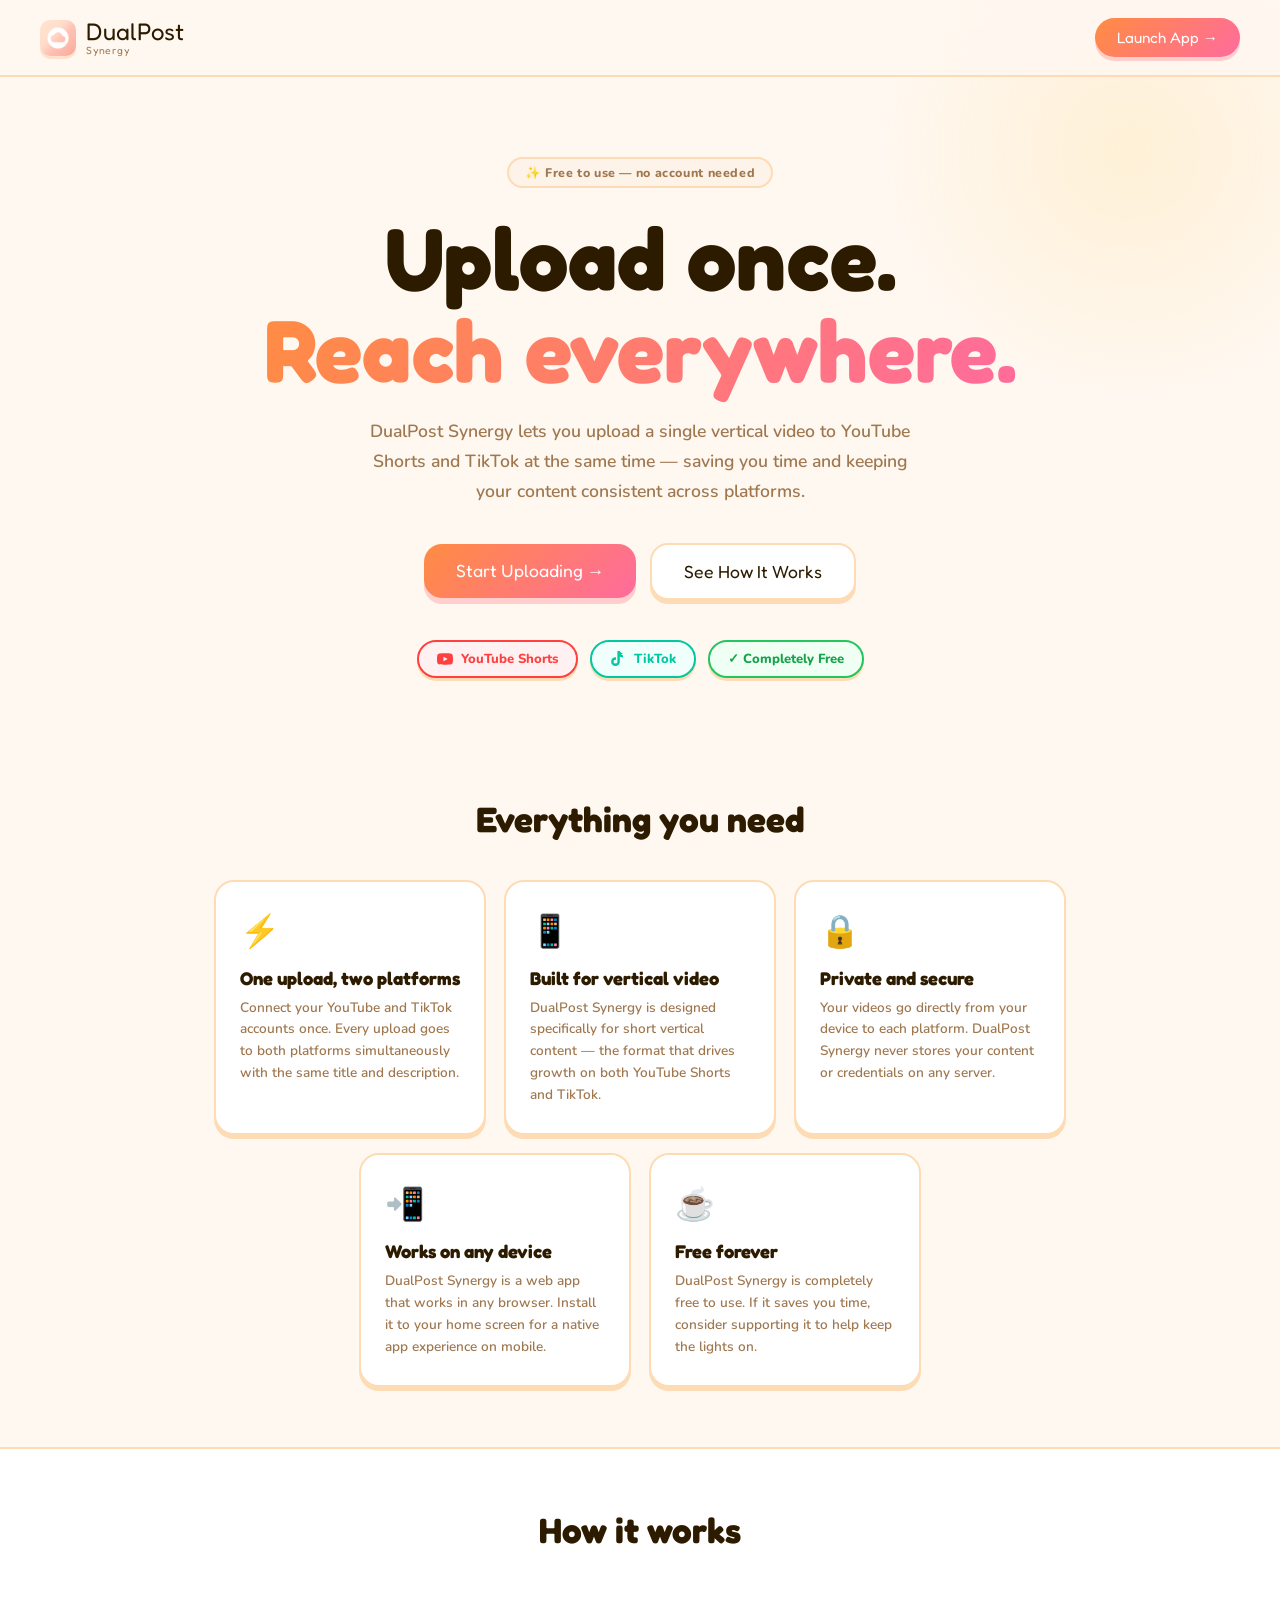
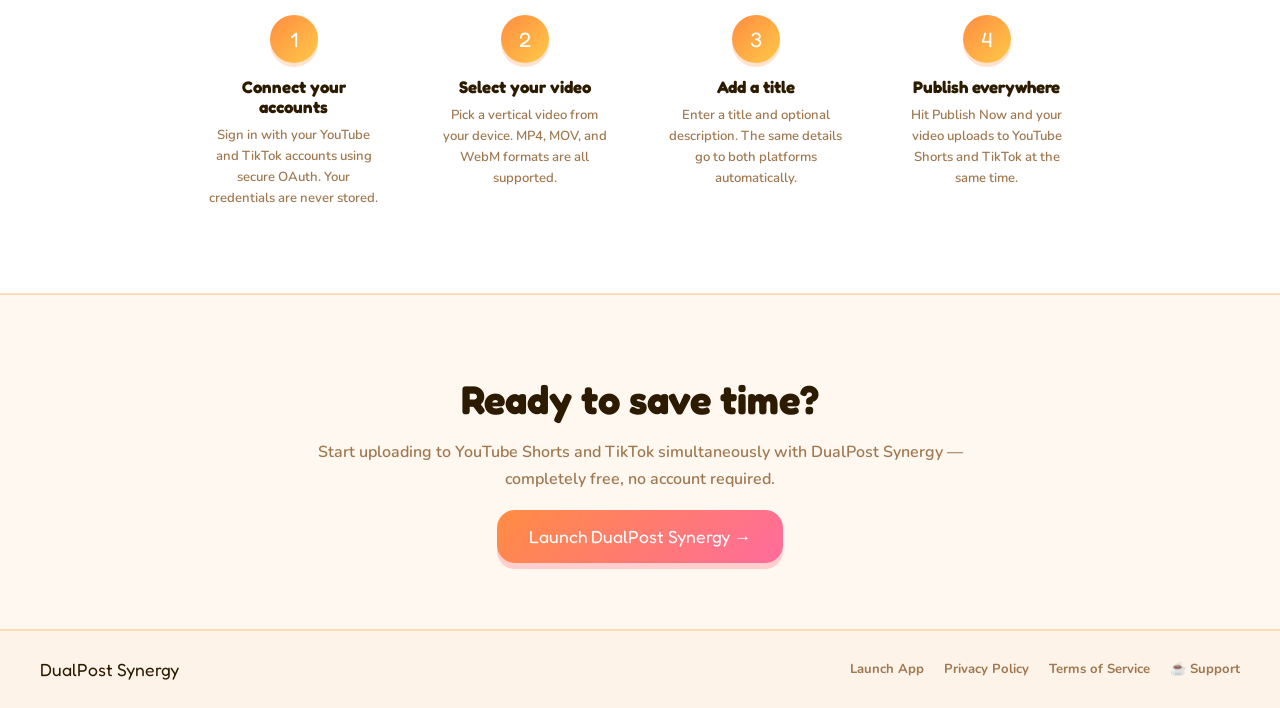
<file: index.html>
<!DOCTYPE html>
<html lang="en">
<head>
  <meta charset="UTF-8" />
  <meta name="viewport" content="width=device-width, initial-scale=1.0" />
  <title>DualPost Synergy — Upload to YouTube Shorts & TikTok Simultaneously</title>

  <!-- Open Graph / Discord embed -->
  <meta property="og:type"        content="website" />
  <meta property="og:url"         content="https://dualpost.app" />
  <meta property="og:title"       content="DualPost Synergy" />
  <meta property="og:description" content="Upload vertical videos to YouTube Shorts and TikTok simultaneously. Free, no account needed." />
  <meta property="og:image"       content="https://dualpost.app/icon-512.png" />
  <meta name="twitter:card"       content="summary_large_image" />
  <meta name="twitter:title"      content="DualPost Synergy" />
  <meta name="twitter:description" content="Upload vertical videos to YouTube Shorts and TikTok simultaneously. Free, no account needed." />
  <meta name="twitter:image"      content="https://dualpost.app/icon-512.png" />
  <script>
    const search = window.location.search;
    const hasCode = search.includes('code=');

    if (hasCode) {
      // OAuth callback — send to app with full query string preserved
      window.location.replace('/app.html' + search);
    } else if (window.location.hostname !== 'kibbols.github.io') {
      // On dualpost.app with no code — show landing page
      window.location.replace('/landing.html');
    } else {
      // Direct GitHub visit with no code — send to app
      window.location.replace('/app.html');
    }
  </script>
</head>
<body></body>
</html>
</file>
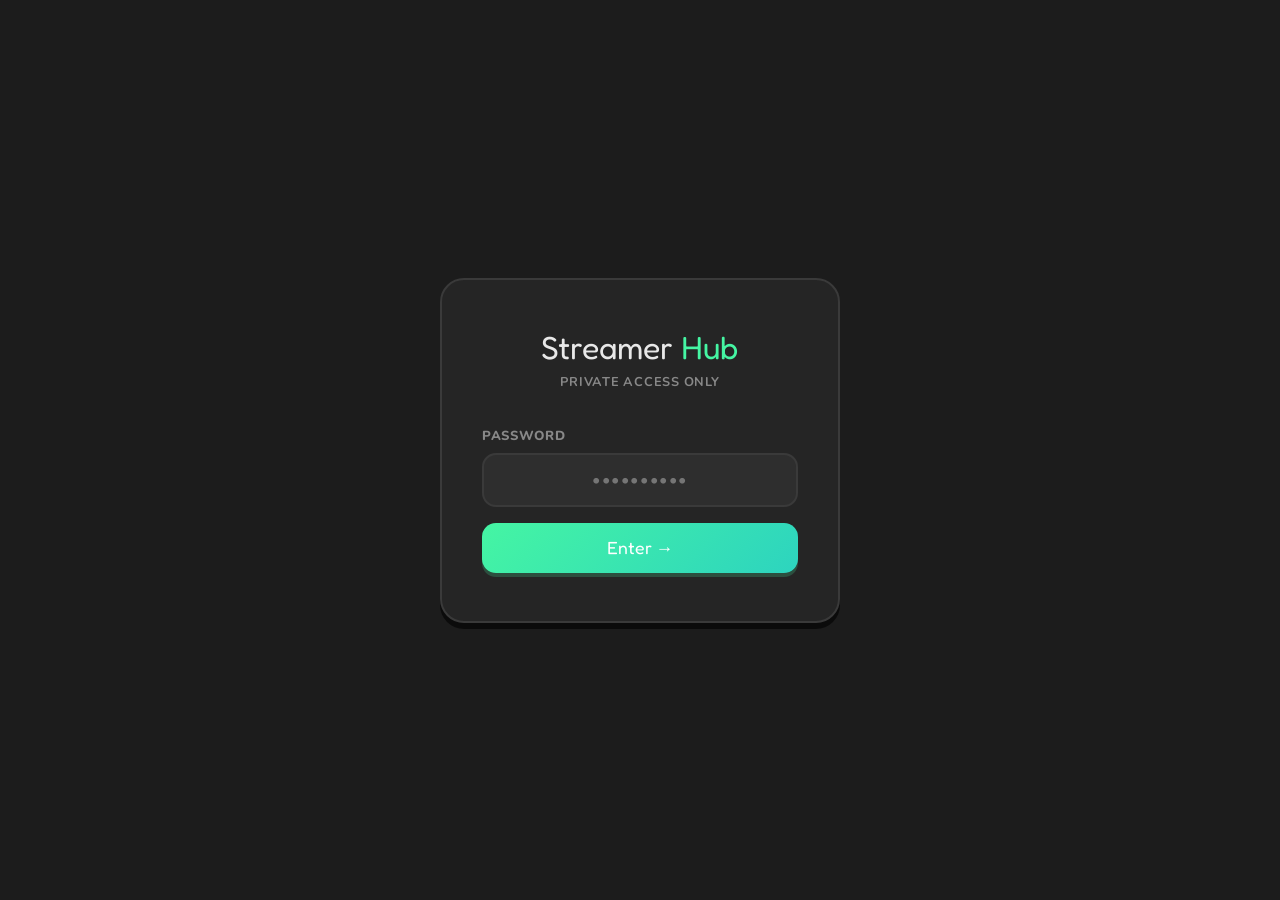
<file: streamer-hub/index.html>
<!DOCTYPE html>
<html lang="en">
<head>
<meta charset="UTF-8" />
<meta name="viewport" content="width=device-width, initial-scale=1.0" />
<title>Streamer Hub</title>
<meta name="robots" content="noindex, nofollow" />
<link rel="manifest" href="/streamer-hub/manifest.json" />
<meta name="theme-color" content="#45f5a3" />
<meta name="apple-mobile-web-app-capable" content="yes" />
<meta name="apple-mobile-web-app-status-bar-style" content="black-translucent" />
<meta name="apple-mobile-web-app-title" content="DualPost Appraisal" />
<link rel="preconnect" href="https://fonts.googleapis.com" />
<link href="https://fonts.googleapis.com/css2?family=Fredoka+One&family=Nunito:wght@400;600;700;800;900&display=swap" rel="stylesheet" />
<style>
*, *::before, *::after { box-sizing: border-box; margin: 0; padding: 0; }
:root {
  --bg:       #1c1c1c;
  --surface:  #252525;
  --surface2: #2e2e2e;
  --border:   #3a3a3a;
  --text:     #e8e8e8;
  --muted:    #888888;
  --accent:   #45f5a3;
  --accent2:  #2dd4bf;
  --pink:     #3de8a0;
  --green:    #45f5a3;
  --green-bg: #1a2e25;
  --green-border: #2d6b4a;
  --red:      #ff5555;
  --red-bg:   #2e1a1a;
  --reddit:   #ff4500;
  --bsky:     #0085ff;
  --twitter:  #1d9bf0;
  --purple:   #a78bfa;
  --font-d:   'Fredoka One', cursive;
  --font-b:   'Nunito', sans-serif;
}
html { scroll-behavior: smooth; }
body { background: var(--bg); color: var(--text); font-family: var(--font-b); min-height: 100vh; }

/* ── Login ── */
#login-gate { min-height:100vh; display:flex; align-items:center; justify-content:center; padding:24px; }
.login-card { background:var(--surface); border:2px solid var(--border); border-radius:24px; box-shadow:0 6px 0 rgba(0,0,0,.6); padding:48px 40px; width:100%; max-width:400px; text-align:center; }
.login-logo { font-family:var(--font-d); font-size:2rem; color:var(--text); margin-bottom:6px; }
.login-logo span { color:var(--accent); }
.login-sub { font-size:0.8rem; font-weight:700; color:var(--muted); letter-spacing:0.06em; margin-bottom:36px; }
.login-label { font-size:0.82rem; font-weight:800; color:var(--muted); letter-spacing:0.05em; text-align:left; display:block; margin-bottom:8px; }
.login-input { width:100%; background:var(--surface2); border:2px solid var(--border); border-radius:14px; color:var(--text); font-family:var(--font-b); font-size:1rem; font-weight:700; padding:14px 18px; margin-bottom:16px; transition:border-color .2s; text-align:center; letter-spacing:0.1em; }
.login-input:focus { outline:none; border-color:var(--accent); }
.login-input.error { border-color:var(--red); background:var(--red-bg); }
.login-btn { width:100%; background:linear-gradient(135deg,var(--accent),var(--accent2)); border:none; border-radius:14px; color:#fff; font-family:var(--font-d); font-size:1.1rem; padding:14px; cursor:pointer; box-shadow:0 4px 0 rgba(69,245,163,.2); transition:all .2s cubic-bezier(.34,1.56,.64,1); }
.login-btn:hover:not(:disabled) { transform:translateY(-2px); }
.login-btn:disabled { opacity:.6; cursor:not-allowed; transform:none; }
.login-error { font-size:0.82rem; font-weight:800; color:var(--red); margin-top:12px; display:none; }
.login-error.visible { display:block; }

/* ── App ── */
#app { display:none; }
nav { display:flex; align-items:center; justify-content:space-between; padding:16px 32px; background:rgba(28,28,28,.97); backdrop-filter:blur(16px); border-bottom:2px solid var(--border); position:sticky; top:0; z-index:100; flex-wrap:wrap; gap:10px; }
.nav-logo { font-family:var(--font-d); font-size:1.4rem; color:var(--text); text-decoration:none; display:flex; align-items:center; gap:8px; }
.nav-logo-badge { background:linear-gradient(135deg,var(--accent),var(--accent2)); color:#fff; font-size:0.6rem; font-weight:900; letter-spacing:0.1em; padding:2px 8px; border-radius:50px; text-transform:uppercase; }
.nav-right { display:flex; align-items:center; gap:10px; }
.nav-link { font-size:0.82rem; font-weight:800; color:var(--muted); text-decoration:none; transition:color .2s; }
.nav-link:hover { color:var(--accent); }
.logout-btn { background:none; border:2px solid var(--border); border-radius:50px; color:var(--muted); font-family:var(--font-b); font-size:0.78rem; font-weight:800; padding:6px 14px; cursor:pointer; transition:all .2s; }
.logout-btn:hover { border-color:var(--red); color:var(--red); }

.page { max-width:1080px; margin:0 auto; padding:32px 24px 64px; }

/* ── Tabs ── */
.tabs { display:flex; gap:8px; margin-bottom:28px; flex-wrap:wrap; }
.tab-btn { background:var(--surface); border:2px solid var(--border); border-radius:50px; color:var(--muted); font-family:var(--font-d); font-size:0.9rem; padding:8px 20px; cursor:pointer; box-shadow:0 3px 0 rgba(0,0,0,.3); transition:all .2s cubic-bezier(.34,1.56,.64,1); }
.tab-btn:hover { border-color:var(--accent); color:var(--accent); transform:translateY(-1px); }
.tab-btn.active { background:linear-gradient(135deg,var(--accent),var(--accent2)); border-color:transparent; color:#fff; box-shadow:0 3px 0 rgba(69,245,163,.2); }

.section-title { font-family:var(--font-d); font-size:1.5rem; color:var(--text); margin-bottom:6px; }
.section-sub { font-size:0.82rem; font-weight:700; color:var(--muted); margin-bottom:24px; }

/* ── Card ── */
.card { background:var(--surface); border:2px solid var(--border); border-radius:20px; padding:24px; box-shadow:0 4px 0 rgba(0,0,0,.3); }

/* ── Upload ── */
.upload-row { display:grid; grid-template-columns:1fr 1fr; gap:16px; margin-bottom:20px; }
.upload-box { background:var(--surface); border:2px dashed var(--border); border-radius:16px; padding:28px 20px; text-align:center; cursor:pointer; transition:all .2s; }
.upload-box:hover,.upload-box.drag { border-color:var(--accent); background:#1e2e25; }
.upload-box.loaded { border-style:solid; border-color:var(--green); background:var(--green-bg); }
.upload-icon { font-size:2rem; margin-bottom:8px; }
.upload-label { font-size:0.72rem; font-weight:900; letter-spacing:0.08em; text-transform:uppercase; color:var(--muted); margin-bottom:4px; }
.upload-status { font-size:0.78rem; font-weight:800; color:var(--green); }
.upload-hint { font-size:0.7rem; font-weight:700; color:var(--muted); margin-top:4px; }

/* ── Stats ── */
.stats-row { display:grid; grid-template-columns:repeat(4,1fr); gap:12px; margin-bottom:20px; }
.stat-card { background:var(--surface); border:2px solid var(--border); border-radius:16px; padding:16px 18px; box-shadow:0 3px 0 rgba(0,0,0,.3); }
.stat-label { font-size:0.65rem; font-weight:900; letter-spacing:0.1em; text-transform:uppercase; color:var(--muted); margin-bottom:6px; }
.stat-value { font-family:var(--font-d); font-size:1.8rem; color:var(--text); line-height:1; }
.stat-value.accent { color:var(--accent); }
.stat-value.green  { color:var(--green); }
.stat-value.pink   { color:var(--pink); }
.stat-value.tiktok { color:#00c8a0; }

/* ── Table ── */
.table-wrap { border:2px solid var(--border); border-radius:16px; overflow:auto; margin-bottom:20px; }
table { width:100%; border-collapse:collapse; font-size:0.82rem; }
th { text-align:left; padding:10px 16px; font-size:0.68rem; font-weight:900; letter-spacing:0.1em; text-transform:uppercase; color:var(--muted); background:var(--surface2); border-bottom:2px solid var(--border); }
td { padding:10px 16px; border-bottom:1px solid var(--border); font-weight:700; color:var(--text); vertical-align:middle; }
tr:last-child td { border-bottom:none; }
tr:hover td { background:var(--surface2); }
.badge { display:inline-block; font-size:0.62rem; font-weight:900; letter-spacing:0.08em; text-transform:uppercase; padding:3px 10px; border-radius:50px; }
.badge-yt { background:#fff1f1; color:#ef4444; border:2px solid #5a2020; }
.badge-tt { background:#f0fffc; color:#00c8a0; border:2px solid #6ee7d8; }

/* ── Patterns ── */
.patterns-box { background:#2a2040; border:2px solid #4a3d7a; border-left:4px solid var(--purple); border-radius:16px; padding:18px 20px; margin-bottom:20px; }
.patterns-box ul { list-style:none; }
.patterns-box li { font-size:0.82rem; font-weight:700; color:var(--text); padding:5px 0; border-bottom:1px solid #3a3060; }
.patterns-box li:last-child { border-bottom:none; }
.patterns-box li::before { content:"✦ "; color:var(--purple); }

/* ── Notes ── */
.notes-grid { display:grid; grid-template-columns:1fr 1fr; gap:16px; }
.note-card { background:var(--surface2); border:2px solid var(--border); border-radius:16px; padding:18px; }
.note-label { font-size:0.7rem; font-weight:900; letter-spacing:0.08em; text-transform:uppercase; color:var(--muted); margin-bottom:8px; }
.note-card textarea { width:100%; background:var(--surface2); border:2px solid var(--border); border-radius:10px; color:var(--text); font-family:var(--font-b); font-size:0.82rem; font-weight:700; padding:10px 12px; resize:vertical; min-height:90px; }
.note-card textarea:focus { outline:none; border-color:var(--accent); }

/* ── Trends ── */
.trends-layout { display:grid; grid-template-columns:1fr 1fr; gap:24px; align-items:start; }
.trends-controls { display:flex; gap:10px; align-items:center; margin-bottom:16px; flex-wrap:wrap; }
.ctrl-select { background:var(--surface); border:2px solid var(--border); border-radius:50px; color:var(--text); font-family:var(--font-b); font-size:0.82rem; font-weight:800; padding:8px 16px; cursor:pointer; appearance:none; -webkit-appearance:none; }
.ctrl-select:focus { outline:none; border-color:var(--accent); }
.refresh-btn { background:var(--surface); border:2px solid var(--border); border-radius:50px; color:var(--muted); font-family:var(--font-b); font-size:0.82rem; font-weight:800; padding:8px 18px; cursor:pointer; box-shadow:0 3px 0 rgba(0,0,0,.3); transition:all .2s cubic-bezier(.34,1.56,.64,1); }
.refresh-btn:hover:not(:disabled) { border-color:var(--accent); color:var(--accent); transform:translateY(-1px); }
.refresh-btn:disabled { opacity:.5; cursor:not-allowed; }

.trend-card { background:var(--surface); border:2px solid var(--border); border-radius:18px; padding:16px 18px; margin-bottom:10px; box-shadow:0 3px 0 rgba(0,0,0,.3); transition:all .15s; cursor:pointer; }
.trend-card:hover { border-color:var(--accent); transform:translateY(-1px); }
.trend-card.selected { border-color:var(--accent); background:#1e2e25; box-shadow:0 3px 0 rgba(255,140,66,.2); }
.trend-meta { display:flex; align-items:center; gap:8px; margin-bottom:8px; flex-wrap:wrap; }
.sub-chip { background:#fff1ec; border:2px solid #fddcb5; color:var(--reddit); font-size:0.65rem; font-weight:900; padding:2px 10px; border-radius:50px; }
.trend-score { font-family:var(--font-d); font-size:0.9rem; color:var(--accent); }
.trend-comments { font-size:0.72rem; font-weight:700; color:var(--muted); }
.trend-flair { background:var(--surface2); border:2px solid var(--border); color:var(--muted); font-size:0.62rem; font-weight:900; padding:2px 10px; border-radius:50px; }
.trend-title { font-size:0.88rem; font-weight:800; color:var(--text); line-height:1.4; }
.trend-title a { color:var(--text); text-decoration:none; }
.trend-title a:hover { color:var(--accent); }

/* ── Post Ideas Panel ── */
.ideas-panel { background:var(--surface); border:2px solid var(--border); border-radius:20px; padding:22px; box-shadow:0 4px 0 rgba(0,0,0,.3); position:sticky; top:90px; }
.ideas-header { display:flex; justify-content:space-between; align-items:center; margin-bottom:16px; padding-bottom:12px; border-bottom:2px solid var(--border); }
.ideas-label { font-family:var(--font-d); font-size:1rem; color:var(--text); }
.ideas-thinking { font-size:0.78rem; font-weight:700; color:var(--accent); animation:pulse 1.2s ease-in-out infinite; }
@keyframes pulse { 0%,100%{opacity:.3} 50%{opacity:1} }

.selected-topic-box { background:var(--surface2); border:2px solid var(--border); border-radius:12px; padding:10px 14px; margin-bottom:14px; font-size:0.78rem; font-weight:700; color:var(--muted); line-height:1.4; }
.selected-topic-box strong { color:var(--text); display:block; margin-bottom:2px; font-size:0.68rem; letter-spacing:0.08em; text-transform:uppercase; }

.context-row { margin-bottom:14px; }
.context-input { width:100%; background:var(--surface2); border:2px solid var(--border); border-radius:12px; color:var(--text); font-family:var(--font-b); font-size:0.82rem; font-weight:700; padding:10px 14px; resize:none; min-height:60px; }
.context-input:focus { outline:none; border-color:var(--accent); }

.generate-btn { width:100%; background:linear-gradient(135deg,var(--accent),var(--accent2)); border:none; border-radius:14px; color:#fff; font-family:var(--font-d); font-size:1rem; padding:12px; cursor:pointer; box-shadow:0 4px 0 rgba(69,245,163,.2); transition:all .2s cubic-bezier(.34,1.56,.64,1); margin-bottom:16px; }
.generate-btn:hover:not(:disabled) { transform:translateY(-2px); box-shadow:0 6px 0 rgba(69,245,163,.2); }
.generate-btn:disabled { opacity:.6; cursor:not-allowed; transform:none; }

.post-card { background:var(--surface2); border:2px solid var(--border); border-radius:14px; padding:16px; margin-bottom:12px; }
.post-card-header { display:flex; align-items:center; justify-content:space-between; margin-bottom:10px; flex-wrap:wrap; gap:6px; }
.post-angle { font-size:0.68rem; font-weight:900; letter-spacing:0.08em; text-transform:uppercase; color:var(--muted); }
.post-platforms { display:flex; gap:5px; }
.platform-pip { font-size:0.62rem; font-weight:900; padding:2px 8px; border-radius:50px; }
.pip-both { background:#1a2535; color:#45f5a3; border:2px solid #1e4070; }
.post-text { font-size:0.88rem; font-weight:700; color:var(--text); line-height:1.55; white-space:pre-wrap; margin-bottom:10px; }
.post-why { font-size:0.72rem; font-weight:700; color:var(--muted); font-style:italic; margin-bottom:10px; line-height:1.4; }
.post-footer { display:flex; gap:6px; align-items:center; flex-wrap:wrap; }
.char-count { font-size:0.65rem; font-weight:800; color:var(--muted); }
.char-count.over { color:var(--red); }

.action-btn { background:var(--surface); border:2px solid var(--border); border-radius:50px; color:var(--muted); font-family:var(--font-b); font-size:0.72rem; font-weight:900; padding:5px 14px; cursor:pointer; transition:all .15s; }
.action-btn:hover { border-color:var(--accent); color:var(--accent); }
.action-btn.copied { border-color:var(--green); color:var(--green); background:var(--green-bg); }

.empty-state { text-align:center; padding:36px 20px; font-size:0.85rem; font-weight:700; color:var(--muted); line-height:1.6; }
.empty-icon { font-size:2rem; margin-bottom:10px; }

/* ── Twitch / Potential ── */
:root { --twitch: #9146ff; }
.twitch-btn { background:#9146ff; border:none; border-radius:14px; color:#fff; font-family:var(--font-d); font-size:1rem; padding:12px 24px; cursor:pointer; box-shadow:0 4px 0 rgba(100,50,200,.3); transition:all .2s cubic-bezier(.34,1.56,.64,1); display:inline-flex; align-items:center; gap:8px; }
.twitch-btn:hover { transform:translateY(-2px); }
.twitch-btn.connected { background:var(--green); box-shadow:0 4px 0 rgba(30,180,80,.3); }
.twitch-btn.disconnected { background:var(--surface2); border:2px solid var(--border); color:var(--muted); box-shadow:0 3px 0 rgba(0,0,0,.3); }
.twitch-btn.disconnected:hover { border-color:var(--twitch); color:var(--twitch); }
.potential-grid { display:grid; grid-template-columns:1fr 1fr; gap:20px; margin-bottom:20px; }
.potential-full { grid-column:1/-1; }
.stat-mini-row { display:grid; grid-template-columns:repeat(4,1fr); gap:10px; margin-bottom:20px; }
.tier-section { margin-bottom:24px; }
.tier-label { font-family:var(--font-d); font-size:0.9rem; margin-bottom:10px; display:flex; align-items:center; gap:8px; }
.tier-badge { font-size:0.65rem; font-weight:900; padding:3px 10px; border-radius:50px; }
.tier-peer { background:#fef3e8; color:var(--accent); border:2px solid var(--border); }
.tier-stretch { background:#f0f9ff; color:#0284c7; border:2px solid #1e4070; }
.raid-card { background:var(--surface); border:2px solid var(--border); border-radius:16px; padding:14px 16px; margin-bottom:8px; box-shadow:0 3px 0 rgba(0,0,0,.3); display:flex; align-items:center; justify-content:space-between; gap:12px; flex-wrap:wrap; }
.raid-card:hover { border-color:var(--twitch); }
.raid-info { flex:1; min-width:0; }
.raid-name { font-family:var(--font-d); font-size:1rem; color:var(--text); margin-bottom:2px; }
.raid-meta { font-size:0.72rem; font-weight:700; color:var(--muted); }
.raid-viewers { font-family:var(--font-d); font-size:1.2rem; color:var(--twitch); white-space:nowrap; }
.raid-why { font-size:0.72rem; font-weight:700; color:var(--muted); font-style:italic; width:100%; margin-top:6px; }
.raid-link { background:#9146ff; border:none; border-radius:50px; color:#fff; font-family:var(--font-b); font-size:0.72rem; font-weight:900; padding:5px 14px; cursor:pointer; text-decoration:none; white-space:nowrap; }
.cat-card { background:var(--surface); border:2px solid var(--border); border-radius:16px; padding:14px 16px; margin-bottom:8px; box-shadow:0 3px 0 rgba(0,0,0,.3); }
.cat-card:hover { border-color:var(--accent); }
.cat-name { font-family:var(--font-d); font-size:1rem; color:var(--text); margin-bottom:4px; }
.cat-stats { font-size:0.72rem; font-weight:700; color:var(--muted); margin-bottom:6px; display:flex; gap:12px; flex-wrap:wrap; }
.cat-why { font-size:0.78rem; font-weight:700; color:var(--text); line-height:1.5; }
.connect-box { background:#2a2040; border:2px solid #4a3d7a; border-radius:20px; padding:28px; text-align:center; margin-bottom:20px; }
.connect-box h3 { font-family:var(--font-d); font-size:1.2rem; color:var(--text); margin-bottom:8px; }
.connect-box p { font-size:0.82rem; font-weight:700; color:var(--muted); margin-bottom:20px; line-height:1.5; }
.tag-input-area { background:var(--surface2); border:2px solid var(--border); border-radius:14px; padding:10px 12px; display:flex; flex-wrap:wrap; gap:6px; align-items:center; cursor:text; transition:border-color .2s; margin-bottom:8px; }
.tag-input-area:focus-within { border-color:var(--accent); }
.tag-chip { background:var(--surface); border:2px solid var(--border); border-radius:50px; font-size:0.72rem; font-weight:800; color:var(--text); padding:3px 10px 3px 12px; display:inline-flex; align-items:center; gap:5px; white-space:nowrap; }
.tag-chip.interest { border-color:var(--accent); background:#1e2e25; color:var(--accent); }
.tag-chip.exclude { border-color:#fca5a5; background:#2e1a1a; color:var(--red); }
.tag-chip-x { background:none; border:none; cursor:pointer; color:inherit; font-size:0.9rem; line-height:1; padding:0; opacity:.7; }
.tag-chip-x:hover { opacity:1; }
.tag-bare-input { background:none; border:none; outline:none; font-family:var(--font-b); font-size:0.78rem; font-weight:700; color:var(--text); min-width:120px; flex:1; padding:2px 4px; }
.not-interested-btn { background:none; border:1px solid var(--border); border-radius:50px; color:var(--muted); font-family:var(--font-b); font-size:0.68rem; font-weight:800; padding:3px 10px; cursor:pointer; transition:all .15s; margin-top:8px; }
.not-interested-btn:hover { border-color:var(--red); color:var(--red); }
.potential-section-title { font-family:var(--font-d); font-size:1.1rem; color:var(--text); margin-bottom:4px; }
.potential-section-sub { font-size:0.78rem; font-weight:700; color:var(--muted); margin-bottom:16px; }

.yta-card { background:var(--surface); border:2px solid var(--border); border-radius:16px; padding:16px 18px; box-shadow:0 3px 0 rgba(0,0,0,.3); }
.yta-label { font-size:0.65rem; font-weight:900; letter-spacing:0.1em; text-transform:uppercase; color:var(--muted); margin-bottom:8px; }
.yta-value { font-family:var(--font-d); font-size:2rem; color:var(--text); line-height:1; margin-bottom:6px; }
.yta-compare { display:flex; align-items:center; gap:6px; font-size:0.75rem; font-weight:800; }
.yta-delta { font-size:0.75rem; font-weight:800; }
.yta-delta.up { color:var(--green); }
.yta-delta.down { color:var(--red); }
.yta-prev { font-size:0.72rem; font-weight:700; color:var(--muted); margin-top:4px; }
.yta-bar { height:4px; border-radius:2px; background:var(--border); margin-top:10px; overflow:hidden; }
.yta-bar-fill { height:100%; border-radius:2px; transition:width .5s ease; }

@media (max-width:760px) {
  .upload-row,.stats-row,.notes-grid,.trends-layout { grid-template-columns:1fr; }
  nav { padding:14px 18px; }
  .page { padding:20px 14px 48px; }
  .ideas-panel { position:static; }
}
</style>
</head>
<body>

<!-- LOGIN -->
<div id="login-gate">
  <div class="login-card">
    <div class="login-logo">Streamer <span>Hub</span></div>
    <div class="login-sub">PRIVATE ACCESS ONLY</div>
      <label class="login-label" for="pw-input">PASSWORD</label>
      <input type="password" id="pw-input" autocomplete="current-password" class="login-input" placeholder="••••••••••" />
      <button type="button" class="login-btn" id="login-btn" onclick="attemptLogin()">Enter →</button>
    <div class="login-error" id="login-error">Incorrect password. Try again.</div>
  </div>
</div>

<!-- APP -->
<div id="app">
  <nav>
    <a class="nav-logo" href="#">Streamer Hub <span class="nav-logo-badge">Private</span></a>
    <div class="nav-right">
      <a class="nav-link" href="https://dualpost.app" target="_blank">← DualPost</a>
      <button class="logout-btn" onclick="logout()">Log out</button>
    </div>
  </nav>

  <div class="page">
    <div class="tabs">
      <button class="tab-btn active" onclick="switchTab('performance',this)">📊 Performance</button>
      <button class="tab-btn" onclick="switchTab('trends',this)">🔥 Trends & Posts</button>
      <button class="tab-btn" onclick="switchTab('settings',this)">⚙️ Settings</button>
      <button class="tab-btn" onclick="switchTab('potential',this)">🚀 Potential</button>
      <button class="tab-btn" onclick="switchTab('ytstats',this)">📺 YT Stats</button>
      <button class="tab-btn" onclick="switchTab('homework',this)">📋 Homework</button>
    </div>

    <!-- PERFORMANCE TAB -->
    <div id="tab-performance">
      <div class="section-title">Performance Tracker</div>
      <div class="section-sub">Upload your platform CSVs to surface patterns and track what's working.</div>
      <div class="upload-row">
        <div class="upload-box" id="yt-upload-box" onclick="document.getElementById('yt-file').click()"
          ondragover="event.preventDefault();this.classList.add('drag')"
          ondragleave="this.classList.remove('drag')"
          ondrop="handleDrop(event,'yt')">
          <input type="file" id="yt-file" accept=".csv" style="display:none" onchange="handleFile(this.files[0],'yt')" />
          <div class="upload-icon">📹</div>
          <div class="upload-label">YouTube Studio CSV</div>
          <div id="yt-status" class="upload-hint">Analytics → Content → Export</div>
          <label style="display:flex;align-items:center;gap:6px;margin-top:10px;font-size:0.72rem;font-weight:800;color:var(--muted);cursor:pointer;">
            <input type="checkbox" id="yt-exclude-hashtags" checked style="width:14px;height:14px;cursor:pointer;">
            Exclude videos with hashtags (Shorts)
          </label>
        </div>
        <div class="upload-box" id="tt-upload-box" onclick="document.getElementById('tt-file').click()"
          ondragover="event.preventDefault();this.classList.add('drag')"
          ondragleave="this.classList.remove('drag')"
          ondrop="handleDrop(event,'tt')">
          <input type="file" id="tt-file" accept=".csv" style="display:none" onchange="handleFile(this.files[0],'tt')" />
          <div class="upload-icon">🎵</div>
          <div class="upload-label">TikTok Studio CSV</div>
          <div id="tt-status" class="upload-hint">studio.tiktok.com → Analytics → Content</div>
        </div>
      </div>
      <div id="perf-data" style="display:none">
        <div class="stats-row" id="stats-row"></div>
        <div class="section-title" style="font-size:1rem;margin-bottom:12px;">✦ Pattern Analysis</div>
        <div class="patterns-box" id="patterns-box"></div>
        <div class="section-title" style="font-size:1rem;margin:20px 0 12px;">Top Performers</div>
        <div class="table-wrap">
          <table>
            <thead><tr><th>#</th><th>Title</th><th>Platform</th><th>Views</th><th>Likes</th></tr></thead>
            <tbody id="top-table"></tbody>
          </table>
        </div>
        <div class="section-title" style="font-size:1rem;margin:20px 0 12px;">Experiment Log</div>
        <div class="notes-grid">
          <div class="note-card">
            <div class="note-label">What worked / what I tested</div>
            <textarea id="note-what" placeholder="e.g. Tried adding killer name in title..."></textarea>
          </div>
          <div class="note-card">
            <div class="note-label">What to try next</div>
            <textarea id="note-next" placeholder="e.g. Test red overlay thumbnail..."></textarea>
          </div>
        </div>
      </div>
      <div id="perf-empty" class="empty-state">
        <div class="empty-icon">📂</div>
        Upload your YouTube Studio and/or TikTok Studio CSVs above<br/>to unlock performance tracking and pattern analysis.
      </div>
    </div>

    <!-- TRENDS & POSTS TAB -->
    <div id="tab-trends" style="display:none">
      <div class="section-title">Trends & Post Ideas</div>
      <div class="section-sub">Paste your Reddit JSON below, pick a post, get Twitter/X + Bluesky ideas that spark genuine engagement.</div>

      <div class="note-card" style="margin-bottom:20px;">
        <div class="note-label">Paste Reddit JSON</div>
        <textarea id="reddit-json-input" style="width:100%;background:var(--surface);border:2px solid var(--border);border-radius:10px;color:var(--text);font-family:var(--font-b);font-size:0.75rem;font-weight:600;padding:10px 12px;resize:vertical;min-height:80px;margin-top:8px;" placeholder="Paste the JSON from your Reddit feed URL here, then click Parse..."></textarea>
        <button class="generate-btn" style="margin-top:10px;margin-bottom:0;" onclick="parseRedditJSON()">Parse Posts →</button>
      </div>

      <div class="trends-layout">
        <div>
          <div id="trends-list">
            <div class="empty-state">
              <div class="empty-icon">📋</div>
              Paste your Reddit JSON above and click Parse to load posts.
            </div>
          </div>
        </div>
        <div class="ideas-panel">
          <div class="ideas-header">
            <span class="ideas-label">Post Ideas</span>
            <span class="ideas-thinking" id="ideas-thinking" style="display:none">generating...</span>
          </div>
          <div id="ideas-output">
            <div class="empty-state">
              <div class="empty-icon">👈</div>
              Click any post on the left to generate Twitter/X + Bluesky post ideas.
            </div>
          </div>
        </div>
      </div>
    </div>

    <!-- POTENTIAL TAB -->
    <div id="tab-potential" style="display:none">
      <div class="section-title">Growth Potential</div>
      <div class="section-sub">Raid targets and category recommendations powered by your Twitch data + Gemini analysis.</div>

      <!-- Twitch Connect Box -->
      <div id="twitch-connect-box" class="connect-box">
        <h3>🟣 Connect Twitch</h3>
        <p>Connect your Twitch account to pull live stream data, recent categories, and channel stats for personalized recommendations.</p>
        <button class="twitch-btn" id="twitch-connect-btn" onclick="connectTwitch()">Connect with Twitch</button>
      </div>

      <!-- Connected state -->
      <div id="twitch-connected-bar" style="display:none;background:var(--green-bg);border:2px solid var(--green-border);border-radius:14px;padding:12px 16px;margin-bottom:20px;display:none;align-items:center;justify-content:space-between;gap:10px;flex-wrap:wrap;">
        <span style="font-size:0.82rem;font-weight:800;color:var(--green);">✓ Twitch connected as <span id="twitch-username-display"></span></span>
        <button class="action-btn" onclick="disconnectTwitch()">Disconnect</button>
      </div>

      <!-- CSV Upload -->
      <div class="card" style="margin-bottom:20px;">
        <div class="note-label" style="margin-bottom:8px;">Twitch Analytics CSV (optional — adds historical depth)</div>
        <p style="font-size:0.75rem;font-weight:700;color:var(--muted);margin-bottom:12px;">Twitch Dashboard → Analytics → Export. Adds historical viewer averages and engagement trends to the analysis.</p>
        <div class="upload-box" id="twitch-csv-box" style="padding:16px;" onclick="document.getElementById('twitch-csv-file').click()"
          ondragover="event.preventDefault();this.classList.add('drag')"
          ondragleave="this.classList.remove('drag')"
          ondrop="handleTwitchCSVDrop(event)">
          <input type="file" id="twitch-csv-file" accept=".csv" style="display:none" onchange="handleTwitchCSV(this.files[0])" />
          <div class="upload-label">Twitch Analytics CSV</div>
          <div id="twitch-csv-status" class="upload-hint">Click or drag to upload</div>
        </div>
        <div id="twitch-csv-preview" style="display:none;margin-top:14px;"></div>
      </div>

      <!-- Interest Tags -->
      <div class="card" style="margin-bottom:20px;">
        <div class="note-label" style="margin-bottom:4px;">Your Interests & Playstyles</div>
        <p style="font-size:0.72rem;font-weight:700;color:var(--muted);margin-bottom:10px;">Tags used to personalize recommendations. Auto-filled from your Twitch history. Add your own — game genres, styles, moods.</p>
        <div class="tag-input-area" id="interest-tag-area" onclick="document.getElementById('interest-tag-input').focus()">
          <div id="interest-tags-container"></div>
          <input type="text" id="interest-tag-input" class="tag-bare-input" placeholder="Type a tag and press Enter..." />
        </div>
        <div class="note-label" style="margin-bottom:4px;margin-top:16px;">Skew Tag (optional)</div>
        <p style="font-size:0.72rem;font-weight:700;color:var(--muted);margin-bottom:8px;">Temporarily weight recommendations toward a specific trait this session. Not saved.</p>
        <input type="text" id="skew-tag-input" class="login-input" style="text-align:left;letter-spacing:0.02em;margin-bottom:16px;" placeholder="e.g. cozy, competitive, funny, indie..." />
        <div class="note-label" style="margin-bottom:8px;">Focus on Twitch Categories (optional)</div>
        <p style="font-size:0.72rem;font-weight:700;color:var(--muted);margin-bottom:10px;">Specific categories for raid targets. Leave blank to use your recent Twitch categories.</p>
        <input type="text" id="potential-categories" class="login-input" style="text-align:left;letter-spacing:0.02em;margin-bottom:12px;" placeholder="e.g. Dead by Daylight, Phasmophobia" />
        <button class="generate-btn" style="margin-bottom:0;" id="potential-generate-btn" onclick="generatePotential()">Analyze Growth Potential →</button>
      </div>

      <!-- Stats summary -->
      <div id="potential-stats" style="display:none;margin-bottom:20px;">
        <div class="potential-section-title">Your Stats</div>
        <div class="potential-section-sub">Based on your uploaded CSV and Twitch account data.</div>
        <div class="stat-mini-row" id="potential-stat-cards"></div>
      </div>

      <!-- Results -->
      <div id="potential-results" style="display:none;">
        <!-- Raid targets -->
        <div style="margin-bottom:28px;">
          <div class="potential-section-title">🎯 Raid Targets</div>
          <div class="potential-section-sub">Live right now — sized appropriately for your channel. No clout chasing.</div>
          <div id="raid-stretch-section" class="tier-section">
            <div id="raid-stretch-list"></div>
          </div>
        </div>

        <!-- Category recommendations -->
        <div>
          <div class="potential-section-title">📈 Category Opportunities</div>
          <div class="potential-section-sub">Categories with genuine growth potential — not too saturated, not dead. Hit "Not Interested" to exclude and swap.</div>
          <div id="category-list"></div>
        </div>
      </div>

      <!-- Exclusion log -->
      <div id="exclusion-log-section" style="margin-top:24px;display:none;">
        <div class="potential-section-title" style="font-size:0.9rem;">🚫 Excluded Categories</div>
        <p style="font-size:0.72rem;font-weight:700;color:var(--muted);margin:4px 0 10px;">These won't appear in future recommendations. Click × to restore.</p>
        <div id="exclusion-tags-container" style="display:flex;flex-wrap:wrap;gap:6px;"></div>
      </div>

      <div id="potential-loading" style="display:none;" class="empty-state">
        <div class="empty-icon" style="animation:pulse 1.2s ease-in-out infinite;">⚡</div>
        Pulling live data and analyzing growth opportunities...
      </div>

      <div id="potential-empty" class="empty-state">
        <div class="empty-icon">🚀</div>
        Connect Twitch and/or upload your analytics CSV, then hit Analyze to get raid targets and category recommendations.
      </div>
    </div>

    <!-- YT STATS TAB -->
    <div id="tab-ytstats" style="display:none">
      <div class="section-title">YouTube Stats</div>
      <div class="section-sub">MTD vs LYMTD — pulled live from YouTube Analytics.</div>

      <!-- Connect box -->
      <div id="yta-connect-box" class="connect-box" style="margin-bottom:20px;">
        <h3 style="color:#e8e8e8;">📺 Connect YouTube Analytics</h3>
        <p>Connect your YouTube account to pull channel analytics directly — views, watch time, CTR, subscribers and more.</p>
        <button class="twitch-btn" style="background:linear-gradient(135deg,#45f5a3,#2dd4bf);color:#1c1c1c;" onclick="connectYTA()">Connect YouTube Analytics</button>
      </div>

      <!-- Connected bar -->
      <div id="yta-connected-bar" style="display:none;background:var(--green-bg);border:2px solid var(--green-border);border-radius:14px;padding:12px 16px;margin-bottom:20px;align-items:center;justify-content:space-between;gap:10px;flex-wrap:wrap;">
        <span style="font-size:0.82rem;font-weight:800;color:var(--green);">✓ YouTube Analytics connected</span>
        <button class="action-btn" onclick="disconnectYTA()">Disconnect</button>
      </div>

      <!-- Period selector -->
      <div style="margin-bottom:16px;">
        <select id="yta-period" onchange="loadYTAStats()" style="background:var(--surface2);border:2px solid var(--border);border-radius:10px;color:var(--text);font-family:var(--font-b);font-size:0.85rem;font-weight:800;padding:10px 36px 10px 14px;cursor:pointer;appearance:none;-webkit-appearance:none;background-image:url('data:image/svg+xml;utf8,<svg xmlns=%22http://www.w3.org/2000/svg%22 width=%2212%22 height=%228%22 viewBox=%220 0 12 8%22><path fill=%22%2345f5a3%22 d=%22M0 0l6 8 6-8z%22/></svg>');background-repeat:no-repeat;background-position:right 12px center;">
          <option value="yesterday">Last Update</option>
          <option value="wtd">WTD</option>
          <option value="lcw">LCW</option>
          <option value="mtd">MTD</option>
          <option value="ytd">YTD</option>
        </select>
      </div>

      <!-- Date range info -->
      <div id="yta-date-info" style="display:none;font-size:0.78rem;font-weight:700;color:var(--muted);margin-bottom:16px;"></div>

      <!-- Views chart -->
      <div id="yta-chart-wrap" style="display:none;margin-bottom:20px;">
        <div style="font-size:0.68rem;font-weight:900;letter-spacing:0.1em;text-transform:uppercase;color:var(--muted);margin-bottom:8px;">Views — Current vs Prior Year</div>
        <canvas id="yta-chart" style="width:100%;height:160px;display:block;"></canvas>
        <div style="display:flex;gap:16px;margin-top:8px;">
          <span style="font-size:0.68rem;font-weight:800;color:var(--accent);">━ This Period</span>
          <span style="font-size:0.68rem;font-weight:800;color:#555;">━ Prior Year</span>
        </div>
      </div>

      <!-- Stats grid -->
      <div id="yta-stats-grid" style="display:none;">
        <div style="display:grid;grid-template-columns:1fr 1fr;gap:12px;margin-bottom:20px;" id="yta-cards"></div>
      </div>

      <!-- Loading / empty -->
      <div id="yta-loading" style="display:none;" class="empty-state">
        <div class="empty-icon" style="animation:pulse 1.2s ease-in-out infinite;">📊</div>
        Fetching your analytics...
      </div>
      <div id="yta-empty" class="empty-state">
        <div class="empty-icon">📺</div>
        Connect YouTube Analytics above to see your MTD stats vs last year.
      </div>
    </div>

    <!-- SETTINGS TAB -->
    <div id="tab-settings" style="display:none">
      <div class="section-title">Settings</div>
      <div class="section-sub">API keys stored locally in your browser — never sent anywhere except the respective API.</div>
      <div class="card" style="max-width:500px;">
        <div class="note-label" style="margin-bottom:12px;">Gemini API Key</div>
        <p style="font-size:0.78rem;font-weight:700;color:var(--muted);margin-bottom:14px;line-height:1.5;">Used for AI-powered performance analysis. Get a free key at <a href="https://aistudio.google.com/apikey" target="_blank" style="color:var(--accent);">aistudio.google.com</a>.</p>
        <input type="password" id="gemini-key-input" class="login-input" style="text-align:left;letter-spacing:0.02em;margin-bottom:12px;" placeholder="Paste your Gemini API key..." autocomplete="off" />
        <div style="display:flex;gap:10px;">
          <button class="generate-btn" style="margin-bottom:0;" onclick="saveGeminiKeyFromInput()">Save Key</button>
          <button class="action-btn" onclick="clearGeminiKey()">Clear</button>
        </div>
        <div id="key-status" style="font-size:0.78rem;font-weight:800;margin-top:10px;display:none;"></div>
      </div>
    </div>

  </div>

    <!-- HOMEWORK TAB -->
    <div id="tab-homework" style="display:none">
      <div class="section-title">Homework</div>
      <div class="section-sub">Streamers to follow up with. Added from raid targets or manually.</div>

      <!-- Manual add -->
      <div class="card" style="margin-bottom:20px;">
        <div class="note-label" style="margin-bottom:8px;">Add a streamer</div>
        <div style="display:flex;gap:10px;align-items:center;flex-wrap:wrap;">
          <input type="text" id="hw-add-input" class="login-input" style="text-align:left;letter-spacing:0.02em;margin-bottom:0;flex:1;min-width:200px;" placeholder="Paste Twitch URL or username..." />
          <button class="generate-btn" style="margin-bottom:0;width:auto;padding:12px 24px;" onclick="hwAddManual()">Add</button>
        </div>
      </div>

      <!-- Push test -->
      <div style="margin-bottom:16px;">
        <button class="action-btn" onclick="testPush()" id="push-test-btn">Test Notification</button>
        <div id="push-test-result" style="font-size:0.75rem;font-weight:700;margin-top:8px;color:var(--muted);"></div>
      </div>

      <!-- List -->
      <div id="hw-list"></div>
      <div id="hw-empty" class="empty-state">
        <div class="empty-icon">📋</div>
        No streamers yet. Hit "Definitely Raid" on a raid target, or paste a Twitch URL above.
      </div>
    </div>

  </div>
</div>

<script>
window.onerror = function(msg, src, line) {
  document.getElementById('login-error').textContent = 'JS Error: ' + msg + ' (line ' + line + ')';
  document.getElementById('login-error').classList.add('visible');
};
const WORKER_URL = 'https://withered-mud-dc44.portgamingsttv.workers.dev';
const SESSION_KEY = 'sh_authed';

// ── Auth ──────────────────────────────────────────
async function attemptLogin() {
  const pw = document.getElementById('pw-input').value.trim();
  const btn = document.getElementById('login-btn');
  const err = document.getElementById('login-error');
  const input = document.getElementById('pw-input');
  if (!pw) return;
  btn.disabled = true; btn.textContent = 'Checking...';
  err.classList.remove('visible'); input.classList.remove('error');
  try {
    const res = await fetch(WORKER_URL + '/verify-password', {
      method: 'POST', headers: { 'Content-Type': 'application/json' },
      body: JSON.stringify({ password: pw })
    });
    const data = await res.json();
    if (data.ok) { sessionStorage.setItem(SESSION_KEY, '1'); showApp(); }
    else { input.classList.add('error'); err.classList.add('visible'); btn.disabled = false; btn.textContent = 'Enter →'; }
  } catch(e) {
    err.textContent = 'Could not reach server — check your connection.';
    err.classList.add('visible'); btn.disabled = false; btn.textContent = 'Enter →';
  }
}
function showApp() {
  document.getElementById('login-gate').style.display = 'none';
  document.getElementById('app').style.display = 'block';
  renderInterestTags();
  renderExclusionLog();
  // Tag listener attached in switchTab
}
function logout() { sessionStorage.removeItem(SESSION_KEY); location.reload(); }
// ── YouTube Analytics Auth ───────────────────────────────────
const YTA_CLIENT_ID = '684633849089-jtdi2tcldp3reb9qodljjj71p5mqb5i3.apps.googleusercontent.com';
const YTA_REDIRECT = 'https://dualpost.app/streamer-hub/yt-callback.html';
const YTA_SCOPE = 'https://www.googleapis.com/auth/yt-analytics.readonly';

function getYTATokens() {
  return {
    access: sessionStorage.getItem('yta_access_token'),
    refresh: localStorage.getItem('sh_yta_refresh'),
    expires: parseInt(sessionStorage.getItem('yta_expires_at') || '0'),
  };
}

function setYTATokens(access, refresh, expiresIn) {
  sessionStorage.setItem('yta_access_token', access);
  sessionStorage.setItem('yta_expires_at', Date.now() + (expiresIn * 1000));
  if (refresh) localStorage.setItem('sh_yta_refresh', refresh);
}

function clearYTATokens() {
  sessionStorage.removeItem('yta_access_token');
  sessionStorage.removeItem('yta_expires_at');
  localStorage.removeItem('sh_yta_refresh');
}

async function getYTAAccessToken() {
  const t = getYTATokens();
  if (t.access && t.expires > Date.now() + 300000) return t.access;
  if (t.refresh) {
    try {
      const res = await fetch(WORKER_URL + '/yta-refresh', {
        method: 'POST', headers: { 'Content-Type': 'application/json' },
        body: JSON.stringify({ refresh_token: t.refresh })
      });
      const data = await res.json();
      if (data.access_token) {
        setYTATokens(data.access_token, data.refresh_token, data.expires_in);
        return data.access_token;
      }
    } catch(e) {}
  }
  return null;
}

function connectYTA() {
  const state = Math.random().toString(36).substring(2);
  sessionStorage.setItem('yta_oauth_state', state);
  const params = new URLSearchParams({
    client_id: YTA_CLIENT_ID,
    redirect_uri: YTA_REDIRECT,
    response_type: 'code',
    scope: YTA_SCOPE,
    access_type: 'offline',
    prompt: 'consent',
    state,
  });
  window.location.href = 'https://accounts.google.com/o/oauth2/v2/auth?' + params.toString();
}

function disconnectYTA() {
  clearYTATokens();
  document.getElementById('yta-connect-box').style.display = 'block';
  document.getElementById('yta-connected-bar').style.display = 'none';
  document.getElementById('yta-stats-grid').style.display = 'none';
  document.getElementById('yta-chart-wrap').style.display = 'none';
  document.getElementById('yta-empty').style.display = 'block';
  document.getElementById('yta-date-info').style.display = 'none';
}

async function initYTAConnection() {
  const token = await getYTAAccessToken();
  if (!token) return;
  document.getElementById('yta-connect-box').style.display = 'none';
  document.getElementById('yta-connected-bar').style.display = 'flex';
  document.getElementById('yta-empty').style.display = 'none';
}

async function loadYTAStats() {
  const token = await getYTAAccessToken();
  if (!token) return;

  document.getElementById('yta-loading').style.display = 'block';
  document.getElementById('yta-stats-grid').style.display = 'none';
  document.getElementById('yta-empty').style.display = 'none';

  // Date helpers
  const fmt = d => d.toISOString().split('T')[0];
  const now = new Date();
  // "through yesterday" — business reporting convention
  const yesterday = new Date(now); yesterday.setDate(yesterday.getDate() - 1);

  const period = document.getElementById('yta-period') ? document.getElementById('yta-period').value : 'mtd';

  // Detect last available data date once — used across all periods for consistency
  let lastDataDate = yesterday;
  try {
    const probeStart = new Date(yesterday); probeStart.setDate(yesterday.getDate() - 6);
    const probeRes = await fetch(WORKER_URL + '/yta-query', {
      method: 'POST', headers: { 'Content-Type': 'application/json' },
      body: JSON.stringify({ access_token: token, start_date: fmt(probeStart), end_date: fmt(yesterday), metrics: 'views', dimensions: 'day' })
    });
    const probeData = await probeRes.json();
    if (probeData.rows && probeData.rows.length) {
      const daysWithData = probeData.rows.filter(r => parseFloat(r[1]) > 0);
      if (daysWithData.length) {
        const lastDay = daysWithData[daysWithData.length - 1][0];
        lastDataDate = new Date(lastDay + 'T12:00:00Z');
      }
    }
  } catch(e) {}

  const ldd = lastDataDate; // shorthand
  const lddLY = new Date(ldd); lddLY.setFullYear(ldd.getFullYear() - 1);

  let curStart, curEnd, lyStart, lyEnd, label, lyLabel;

  if (period === 'mtd') {
    curStart = fmt(new Date(ldd.getFullYear(), ldd.getMonth(), 1));
    curEnd = fmt(ldd);
    lyStart = fmt(new Date(lddLY.getFullYear(), lddLY.getMonth(), 1));
    lyEnd = fmt(lddLY);
    label = 'MTD'; lyLabel = 'LY MTD';

  } else if (period === 'wtd') {
    const dow = ldd.getUTCDay();
    const weekStart = new Date(ldd); weekStart.setDate(ldd.getDate() - dow);
    curStart = fmt(weekStart);
    curEnd = fmt(ldd);
    const lyWeekStart = new Date(weekStart); lyWeekStart.setFullYear(lyWeekStart.getFullYear() - 1);
    lyStart = fmt(lyWeekStart);
    lyEnd = fmt(lddLY);
    label = 'WTD'; lyLabel = 'LY WTD';

  } else if (period === 'lcw') {
    // Last complete week: most recent fully completed Sun-Sat
    const dowLdd = ldd.getUTCDay(); // 0=Sun 6=Sat
    // End of last complete week = last Saturday before or on ldd
    const lcwEnd = new Date(ldd);
    lcwEnd.setDate(ldd.getDate() - ((dowLdd + 1) % 7));
    const lcwStart = new Date(lcwEnd); lcwStart.setDate(lcwEnd.getDate() - 6);
    curStart = fmt(lcwStart);
    curEnd = fmt(lcwEnd);
    const lyLcwStart = new Date(lcwStart); lyLcwStart.setFullYear(lcwStart.getFullYear() - 1);
    const lyLcwEnd = new Date(lcwEnd); lyLcwEnd.setFullYear(lcwEnd.getFullYear() - 1);
    lyStart = fmt(lyLcwStart);
    lyEnd = fmt(lyLcwEnd);
    label = 'LCW'; lyLabel = 'LY LCW';

  } else if (period === 'ytd') {
    curStart = fmt(new Date(ldd.getFullYear(), 0, 1));
    curEnd = fmt(ldd);
    lyStart = fmt(new Date(lddLY.getFullYear(), 0, 1));
    lyEnd = fmt(lddLY);
    label = 'YTD'; lyLabel = 'LY YTD';

  } else { // yesterday
    curStart = fmt(ldd);
    curEnd = fmt(ldd);
    lyStart = fmt(lddLY);
    lyEnd = fmt(lddLY);
    label = 'Last Update'; lyLabel = 'LY';
  }

  document.getElementById('yta-date-info').style.display = 'block';
  document.getElementById('yta-date-info').textContent =
    label + ': ' + curStart + ' to ' + curEnd + '  |  ' + lyLabel + ': ' + lyStart + ' to ' + lyEnd +
    '  (data through ' + fmt(ldd) + ')';

  const metrics = 'views,estimatedMinutesWatched,subscribersGained,subscribersLost,likes,comments';
  const metricsTyped = 'views,estimatedMinutesWatched';

  try {
    const [mtdRes, lymtdRes, chartRes, chartLYRes, contentTypeRes, lyContentTypeRes] = await Promise.all([
      fetch(WORKER_URL + '/yta-query', {
        method: 'POST', headers: { 'Content-Type': 'application/json' },
        body: JSON.stringify({ access_token: token, start_date: curStart, end_date: curEnd, metrics })
      }),
      fetch(WORKER_URL + '/yta-query', {
        method: 'POST', headers: { 'Content-Type': 'application/json' },
        body: JSON.stringify({ access_token: token, start_date: lyStart, end_date: lyEnd, metrics })
      }),
      fetch(WORKER_URL + '/yta-query', {
        method: 'POST', headers: { 'Content-Type': 'application/json' },
        body: JSON.stringify({ access_token: token, start_date: curStart, end_date: curEnd, metrics: 'views', dimensions: 'day' })
      }),
      fetch(WORKER_URL + '/yta-query', {
        method: 'POST', headers: { 'Content-Type': 'application/json' },
        body: JSON.stringify({ access_token: token, start_date: lyStart, end_date: lyEnd, metrics: 'views', dimensions: 'day' })
      }),
      fetch(WORKER_URL + '/yta-query', {
        method: 'POST', headers: { 'Content-Type': 'application/json' },
        body: JSON.stringify({ access_token: token, start_date: curStart, end_date: curEnd, metrics: metricsTyped, dimensions: 'creatorContentType' })
      }),
      fetch(WORKER_URL + '/yta-query', {
        method: 'POST', headers: { 'Content-Type': 'application/json' },
        body: JSON.stringify({ access_token: token, start_date: lyStart, end_date: lyEnd, metrics: metricsTyped, dimensions: 'creatorContentType' })
      })
    ]);

    const mtdData = await mtdRes.json();
    const lymtdData = await lymtdRes.json();

    if (mtdData.error) throw new Error(mtdData.error.message);
    if (lymtdData.error) throw new Error(lymtdData.error.message);

    // Parse results — API returns rows array, first row is totals
    // Rows may be undefined if no data exists for that period
    const metricNames = metrics.split(',');
    const mtd = {};
    const lymtd = {};
    metricNames.forEach((m, i) => {
      mtd[m] = (mtdData.rows && mtdData.rows[0]) ? parseFloat(mtdData.rows[0][i] || 0) : 0;
      lymtd[m] = (lymtdData.rows && lymtdData.rows[0]) ? parseFloat(lymtdData.rows[0][i] || 0) : 0;
    });

    const netSubs = mtd.subscribersGained - mtd.subscribersLost;
    const netSubsLY = lymtd.subscribersGained - lymtd.subscribersLost;

    const contentTypeData = await contentTypeRes.json();
    if (contentTypeData.error) console.warn('contentType dimension error:', JSON.stringify(contentTypeData.error));
    const lyContentTypeData = await lyContentTypeRes.json();
    if (lyContentTypeData.error) console.warn('LY contentType dimension error:', JSON.stringify(lyContentTypeData.error));
    // Rows: [contentType, views, estimatedMinutesWatched] — find by content type value
    const ctRows = contentTypeData.rows || [];
    const lyCtRows = lyContentTypeData.rows || [];
    const regRow = ctRows.find(r => r[0] === 'videoOnDemand') || null;
    const srtRow = ctRows.find(r => r[0] === 'shorts') || null;
    const lyRegRow = lyCtRows.find(r => r[0] === 'videoOnDemand') || null;
    const lySrtRow = lyCtRows.find(r => r[0] === 'shorts') || null;
    const regViews = regRow ? parseFloat(regRow[1] || 0) : 0;
    const regWatch = regRow ? parseFloat(regRow[2] || 0) : 0;
    const srtViews = srtRow ? parseFloat(srtRow[1] || 0) : 0;
    const srtWatch = srtRow ? parseFloat(srtRow[2] || 0) : 0;
    const lyRegViews = lyRegRow ? parseFloat(lyRegRow[1] || 0) : 0;
    const lyRegWatch = lyRegRow ? parseFloat(lyRegRow[2] || 0) : 0;
    const lySrtViews = lySrtRow ? parseFloat(lySrtRow[1] || 0) : 0;
    const lySrtWatch = lySrtRow ? parseFloat(lySrtRow[2] || 0) : 0;

    const cardDefs = [
      { label: 'REG Views', key: 'regViews', fmt: v => Math.round(v).toLocaleString(), mtdVal: regViews, lyVal: lyRegViews },
      { label: 'SRT Views', key: 'srtViews', fmt: v => Math.round(v).toLocaleString(), mtdVal: srtViews, lyVal: lySrtViews },
      { label: 'Watch Time (hrs)', key: 'watchTime', fmt: v => Math.round(v/60).toLocaleString(), mtdVal: mtd.estimatedMinutesWatched, lyVal: lymtd.estimatedMinutesWatched },
      { label: 'Net Subscribers', key: 'subs', fmt: v => (v >= 0 ? '+' : '') + Math.round(v), mtdVal: netSubs, lyVal: netSubsLY },
      { label: 'Likes', key: 'likes', fmt: v => Math.round(v).toLocaleString(), mtdVal: mtd.likes, lyVal: lymtd.likes },
      { label: 'Comments', key: 'comments', fmt: v => Math.round(v).toLocaleString(), mtdVal: mtd.comments, lyVal: lymtd.comments },
      { label: 'REG Watch Time', key: 'avgRegWatch', fmt: v => { const m = Math.floor(v); const s = Math.round((v - m) * 60); return m + 'm ' + s + 's'; }, mtdVal: regViews > 0 ? (regWatch / regViews) : 0, lyVal: lyRegViews > 0 ? (lyRegWatch / lyRegViews) : 0 },
      { label: 'SRT Watch Time', key: 'avgSrtWatch', fmt: v => { const m = Math.floor(v); const s = Math.round((v - m) * 60); return m + 'm ' + s + 's'; }, mtdVal: srtViews > 0 ? (srtWatch / srtViews) : 0, lyVal: lySrtViews > 0 ? (lySrtWatch / lySrtViews) : 0 },
    ];

    document.getElementById('yta-cards').innerHTML = cardDefs.map(c => {
      const delta = c.mtdVal - c.lyVal;
      const pct = c.lyVal !== 0 ? ((delta / Math.abs(c.lyVal)) * 100).toFixed(1) : null;
      const isUp = delta >= 0;
      const arrow = isUp ? '▲' : '▼';
      const cls = isUp ? 'up' : 'down';
      const barPct = c.lyVal > 0 ? Math.min(100, Math.round((c.mtdVal / c.lyVal) * 100)) : (c.mtdVal > 0 ? 100 : 0);
      const barColor = isUp ? '#45f5a3' : '#ff5555';
      return '<div class="yta-card">' +
        '<div class="yta-label">' + c.label + '</div>' +
        '<div class="yta-value">' + c.fmt(c.mtdVal) + '</div>' +
        '<div class="yta-compare">' +
          '<span class="yta-delta ' + cls + '">' + arrow + ' ' + (pct !== null ? pct + '%' : 'N/A') + '</span>' +
          '<span style="font-size:0.68rem;font-weight:700;color:var(--muted);">vs ' + lyLabel + '</span>' +
        '</div>' +
        '<div class="yta-prev">' + lyLabel + ': ' + c.fmt(c.lyVal) + '</div>' +
        '<div class="yta-bar"><div class="yta-bar-fill" style="width:' + barPct + '%;background:' + barColor + ';"></div></div>' +
      '</div>';
    }).join('');

    // Draw chart
    const chartData = await chartRes.json();
    const chartLYData = await chartLYRes.json();
    function aggregateRows(rows, period) {
      const raw = (rows || []).map(r => ({ label: r[0], val: parseFloat(r[1] || 0) }));
      if (period !== 'ytd') return raw;
      // Aggregate daily into monthly for YTD
      const buckets = {};
      raw.forEach(r => {
        const month = r.label.slice(0, 7); // YYYY-MM
        if (!buckets[month]) buckets[month] = { label: month, val: 0 };
        buckets[month].val += r.val;
      });
      return Object.values(buckets).sort((a, b) => a.label.localeCompare(b.label));
    }
    const curViews = aggregateRows(chartData.rows, period);
    const lyViews = aggregateRows(chartLYData.rows, period);
    drawYTAChart(curViews, lyViews, period);

    document.getElementById('yta-loading').style.display = 'none';
    document.getElementById('yta-stats-grid').style.display = 'block';
    document.getElementById('yta-chart-wrap').style.display = 'block';

  } catch(e) {
    document.getElementById('yta-loading').style.display = 'none';
    document.getElementById('yta-empty').style.display = 'block';
    document.getElementById('yta-empty').innerHTML = '<div class="empty-icon">⚠️</div>Error: ' + e.message;
  }
}

function drawYTAChart(curData, lyData, period) {
  const canvas = document.getElementById('yta-chart');
  if (!canvas) return;

  const dpr = window.devicePixelRatio || 1;
  const isMobile = window.innerWidth < 600;
  const rect = canvas.parentElement.getBoundingClientRect();
  const W = Math.max(rect.width || 300, 280);
  const H = isMobile ? 120 : 160;
  canvas.width = W * dpr;
  canvas.height = H * dpr;
  canvas.style.width = W + 'px';
  canvas.style.height = H + 'px';

  const ctx = canvas.getContext('2d');
  ctx.scale(dpr, dpr);
  ctx.clearRect(0, 0, W, H);

  const pad = { top: 10, right: 10, bottom: isMobile ? 16 : 24, left: isMobile ? 34 : 44 };
  const cW = W - pad.left - pad.right;
  const cH = H - pad.top - pad.bottom;

  // For "yesterday"/last update with single point — draw horizontal line
  const curVals = curData.map(d => d.val);
  const lyVals = lyData.map(d => d.val);
  const allVals = [...curVals, ...lyVals].filter(v => v > 0);
  if (!allVals.length) {
    ctx.fillStyle = '#555';
    ctx.font = (isMobile ? '10' : '12') + 'px Nunito, sans-serif';
    ctx.textAlign = 'center';
    ctx.fillText('No data available for this period', W/2, H/2);
    return;
  }

  const maxVal = Math.max(...allVals) * 1.15 || 1;

  function toX(i, len) {
    if (len === 1) return pad.left + cW / 2;
    return pad.left + (i / (len - 1)) * cW;
  }
  function toY(v) { return pad.top + cH - (v / maxVal) * cH; }
  function fmtVal(v) { return v >= 1000 ? (v/1000).toFixed(1) + 'k' : Math.round(v); }

  // Grid lines + Y labels
  const gridLines = isMobile ? 3 : 4;
  for (let i = 0; i <= gridLines; i++) {
    const y = pad.top + (i / gridLines) * cH;
    ctx.strokeStyle = '#2a2a2a';
    ctx.lineWidth = 1;
    ctx.beginPath(); ctx.moveTo(pad.left, y); ctx.lineTo(W - pad.right, y); ctx.stroke();
    const v = Math.round(maxVal * (1 - i / gridLines));
    ctx.fillStyle = '#555';
    ctx.font = (isMobile ? '9' : '10') + 'px Nunito, sans-serif';
    ctx.textAlign = 'right';
    ctx.fillText(fmtVal(v), pad.left - 4, y + 3);
  }

  // X axis labels (show first, middle, last)
  function drawXLabels(data) {
    if (!data.length) return;
    const indices = data.length === 1 ? [0] : [0, Math.floor(data.length/2), data.length-1];
    indices.forEach(i => {
      const x = toX(i, data.length);
      const lbl = data[i].label || '';
      const short = lbl.length > 7 ? lbl.slice(5) : lbl; // strip year for space
      ctx.fillStyle = '#555';
      ctx.font = (isMobile ? '8' : '9') + 'px Nunito, sans-serif';
      ctx.textAlign = 'center';
      ctx.fillText(short, x, H - 4);
    });
  }
  if (curData.length) drawXLabels(curData);

  function drawLine(data, color, dash) {
    if (!data.length) return;
    const vals = data.map(d => d.val);
    ctx.save();
    if (dash) ctx.setLineDash([4, 3]);
    ctx.strokeStyle = color;
    ctx.lineWidth = isMobile ? 1.5 : 2;
    ctx.lineJoin = 'round';
    ctx.lineCap = 'round';

    // Single point = horizontal line
    if (vals.length === 1) {
      const y = toY(vals[0]);
      ctx.beginPath(); ctx.moveTo(pad.left, y); ctx.lineTo(W - pad.right, y); ctx.stroke();
      ctx.restore();
      return;
    }

    // Gradient fill
    const grad = ctx.createLinearGradient(0, pad.top, 0, pad.top + cH);
    grad.addColorStop(0, color + '30');
    grad.addColorStop(1, color + '00');
    ctx.beginPath();
    ctx.moveTo(toX(0, vals.length), toY(vals[0]));
    vals.forEach((v, i) => { if (i > 0) ctx.lineTo(toX(i, vals.length), toY(v)); });
    ctx.lineTo(toX(vals.length-1, vals.length), pad.top + cH);
    ctx.lineTo(pad.left, pad.top + cH);
    ctx.closePath();
    ctx.fillStyle = grad;
    ctx.fill();

    // Line
    ctx.beginPath();
    ctx.moveTo(toX(0, vals.length), toY(vals[0]));
    vals.forEach((v, i) => { if (i > 0) ctx.lineTo(toX(i, vals.length), toY(v)); });
    ctx.stroke();
    ctx.restore();
  }

  drawLine(lyData, '#3a3a3a', true);
  drawLine(curData, '#45f5a3', false);

  // End dot on current
  if (curVals.length) {
    const lx = toX(curVals.length-1, curVals.length);
    const ly2 = toY(curVals[curVals.length-1]);
    ctx.beginPath(); ctx.arc(lx, ly2, isMobile ? 3 : 4, 0, Math.PI*2);
    ctx.fillStyle = '#45f5a3'; ctx.fill();
    // Value label
    ctx.fillStyle = '#45f5a3';
    ctx.font = 'bold ' + (isMobile ? '9' : '10') + 'px Nunito, sans-serif';
    ctx.textAlign = lx > W - 40 ? 'right' : 'left';
    ctx.fillText(fmtVal(curVals[curVals.length-1]), lx + (lx > W - 40 ? -6 : 6), ly2 - 6);
  }
}

async function checkYTAOnLoad() {
  const t = getYTATokens();
  if (t.access || t.refresh) await initYTAConnection();
}

// ── Interest Tags & Exclusions ──────────────────────────────
function getInterestTags() { try { return JSON.parse(localStorage.getItem('sh_interest_tags') || '[]'); } catch(e) { return []; } }
function saveInterestTags(tags) { localStorage.setItem('sh_interest_tags', JSON.stringify(tags)); }
function getExcludedCats() { try { return JSON.parse(localStorage.getItem('sh_excluded_cats') || '[]'); } catch(e) { return []; } }
function saveExcludedCats(cats) { localStorage.setItem('sh_excluded_cats', JSON.stringify(cats)); }

function renderInterestTags() {
  const tags = getInterestTags();
  const container = document.getElementById('interest-tags-container');
  if (!container) return;
  container.innerHTML = tags.map(function(t, i) {
    return '<span class="tag-chip interest">' + t.replace(/</g,'&lt;') + '<button class="tag-chip-x" onclick="removeInterestTagByIndex(' + i + ')" title="Remove">×</button></span>';
  }).join('');
}

function removeInterestTag(tag) {
  saveInterestTags(getInterestTags().filter(t => t !== tag));
  renderInterestTags();
}
function removeInterestTagByIndex(i) {
  var tags = getInterestTags();
  tags.splice(i, 1);
  saveInterestTags(tags);
  renderInterestTags();
}

function handleInterestTagInput(e) {
  if (e.key === 'Enter' || e.key === ',') {
    e.preventDefault();
    const val = e.target.value.trim().replace(/,$/, '');
    if (!val) return;
    const tags = getInterestTags();
    if (!tags.includes(val)) { tags.push(val); saveInterestTags(tags); }
    e.target.value = '';
    renderInterestTags();
  }
}

function renderExclusionLog() {
  const cats = getExcludedCats();
  const section = document.getElementById('exclusion-log-section');
  const container = document.getElementById('exclusion-tags-container');
  if (!section || !container) return;
  if (!cats.length) { section.style.display = 'none'; return; }
  section.style.display = 'block';
  container.innerHTML = cats.map(function(c, i) {
    return '<span class="tag-chip exclude">' + c.replace(/</g,'&lt;') + '<button class="tag-chip-x" onclick="restoreExcludedCatByIndex(' + i + ')" title="Restore">×</button></span>';
  }).join('');
}

function restoreExcludedCat(cat) {
  saveExcludedCats(getExcludedCats().filter(c => c !== cat));
  renderExclusionLog();
}
function restoreExcludedCatByIndex(i) {
  var cats = getExcludedCats();
  cats.splice(i, 1);
  saveExcludedCats(cats);
  renderExclusionLog();
}

let currentCategoryResults = [];

function renderCategoryCards(categories) {
  currentCategoryResults = categories;
  const list = document.getElementById('category-list');
  if (!list) return;
  // Add bulk action bar at top
  const bulkBar = '<div id="cat-bulk-bar" style="display:flex;align-items:center;gap:10px;margin-bottom:12px;flex-wrap:wrap;">' +
    '<label style="font-size:0.78rem;font-weight:800;color:var(--muted);display:flex;align-items:center;gap:6px;cursor:pointer;">' +
    '<input type="checkbox" id="cat-select-all" onchange="toggleSelectAllCats(this.checked)" style="width:16px;height:16px;cursor:pointer;"> Select all</label>' +
    '<button class="not-interested-btn" onclick="massNotInterested()" style="margin-left:auto;">🚫 Exclude Selected</button>' +
    '</div>';
  list.innerHTML = bulkBar + categories.map((c, i) =>
    '<div class="cat-card" id="cat-card-' + i + '">' +
    '<div style="display:flex;align-items:flex-start;gap:10px;margin-bottom:10px;">' +
    '<input type="checkbox" class="cat-checkbox" data-index="' + i + '" style="width:16px;height:16px;margin-top:4px;cursor:pointer;flex-shrink:0;">' +
    '<div style="flex:1;">' +
    '<div class="cat-name">' + c.name + '</div>' +
    '<div style="font-size:0.65rem;font-weight:900;letter-spacing:0.08em;text-transform:uppercase;color:var(--muted);margin:8px 0 4px;">Why this fits you</div>' +
    '<div class="cat-why">' + c.why + '</div>' +
    '<div style="font-size:0.65rem;font-weight:900;letter-spacing:0.08em;text-transform:uppercase;color:var(--muted);margin-top:10px;margin-bottom:4px;">Content tip</div>' +
    '<div style="font-size:0.78rem;font-weight:700;color:var(--muted);line-height:1.5;">' + c.content_tip + '</div>' +
    '</div>' +
    '</div>' +
    '</div>'
  ).join('');
  renderExclusionLog();
}

function toggleSelectAllCats(checked) {
  document.querySelectorAll('.cat-checkbox').forEach(cb => cb.checked = checked);
}

async function massNotInterested() {
  const checked = Array.from(document.querySelectorAll('.cat-checkbox:checked'));
  if (!checked.length) return;
  const indices = checked.map(cb => parseInt(cb.getAttribute('data-index')));
  const excluded = getExcludedCats();
  indices.forEach(i => {
    const name = currentCategoryResults[i] ? currentCategoryResults[i].name : null;
    if (name && !excluded.includes(name)) excluded.push(name);
  });
  saveExcludedCats(excluded);
  // Remove excluded cards and re-render remaining
  currentCategoryResults = currentCategoryResults.filter((_, i) => !indices.includes(i));
  renderCategoryCards(currentCategoryResults);
}

async function notInterestedCat(index) {
  var catName = currentCategoryResults[index] ? currentCategoryResults[index].name : '';
  // Add to exclusion log
  const excluded = getExcludedCats();
  if (catName && !excluded.includes(catName)) { excluded.push(catName); saveExcludedCats(excluded); }

  // Show loading state on that card
  const card = document.getElementById('cat-card-' + index);
  if (card) card.innerHTML = '<div style="color:var(--muted);font-size:0.78rem;font-weight:700;padding:8px;">Finding replacement...</div>';

  // Ask Gemini for one replacement
  const geminiKey = getGeminiKey();
  if (!geminiKey) { renderExclusionLog(); return; }

  const excluded2 = getExcludedCats();
  const interestTags = getInterestTags();
  const existing = currentCategoryResults.filter((_, i) => i !== index).map(c => c.name).join(', ');

  try {
    const prompt = 'You are a Twitch growth strategist. Recommend ONE new Twitch category for a small Dead by Daylight streamer to explore. ' +
      'Their interest tags: ' + interestTags.join(', ') + '. ' +
      'Already showing: ' + existing + '. ' +
      'EXCLUDE these categories entirely (user not interested): ' + excluded2.join(', ') + '. ' +
      'Pick a category with good growth potential — enough viewers to matter, not so many streamers that discovery is impossible. ' +
      'Respond ONLY with valid JSON: {"name":"","why":"","content_tip":""}';

    const res = await fetch('https://generativelanguage.googleapis.com/v1beta/models/gemini-3.1-flash-lite:generateContent?key=' + geminiKey, {
      method: 'POST', headers: { 'Content-Type': 'application/json' },
      body: JSON.stringify({ contents: [{ parts: [{ text: prompt }] }] })
    });
    const data = await res.json();
    if (data.error) throw new Error(data.error.message);
    let rawText2 = data.candidates[0].content.parts[0].text.replace(/```json|```/g,'').trim();
    const js2 = rawText2.indexOf('{'); const je2 = rawText2.lastIndexOf('}');
    if (js2 !== -1 && je2 !== -1) rawText2 = rawText2.slice(js2, je2+1);
    const newCat = JSON.parse(rawText2);
    currentCategoryResults[index] = newCat;
    renderCategoryCards(currentCategoryResults);
  } catch(e) {
    if (card) card.innerHTML = '<div style="color:var(--red);font-size:0.78rem;font-weight:700;padding:8px;">Could not load replacement — try again.</div>';
    renderExclusionLog();
  }
}

// Static tag map for common DBD-adjacent games
const GAME_TAG_MAP = {
  'dead by daylight': ['horror','asymmetrical','multiplayer','survival','chill'],
  'phasmophobia': ['horror','co-op','investigation','chill'],
  'friday the 13th': ['horror','asymmetrical','multiplayer'],
  'the texas chain saw massacre': ['horror','asymmetrical','multiplayer'],
  'evil dead': ['horror','asymmetrical','multiplayer'],
  'hunt: showdown': ['horror','fps','extraction','competitive'],
  'back 4 blood': ['horror','co-op','fps'],
  'left 4 dead 2': ['horror','co-op','fps'],
  'alien: isolation': ['horror','survival','single-player'],
  'resident evil': ['horror','survival','action'],
  'lethal company': ['horror','co-op','chill','funny moments'],
  'content warning': ['horror','co-op','chill','funny moments'],
  'backrooms': ['horror','co-op','indie'],
  'devour': ['horror','co-op'],
  'dredge': ['horror','indie','chill'],
  'subnautica': ['survival','exploration','chill'],
  'the forest': ['survival','horror','co-op'],
  'green hell': ['survival','co-op'],
  'valheim': ['survival','co-op','chill'],
  'minecraft': ['survival','co-op','variety','chill'],
  'just chatting': ['variety','irl','chill'],
};

async function autoPopulateInterestTags() {
  if (getInterestTags().length > 0) return;
  const token = await getTwitchAccessToken();
  if (!token || !twitchUser) return;
  try {
    // Get recent VODs to find streamed categories
    const videosData = await twitchAPI('videos?user_id=' + twitchUser.id + '&type=archive&first=10');
    const gameNames = [];
    if (videosData && videosData.data) {
      for (const v of videosData.data) {
        if (v.game_name && !gameNames.includes(v.game_name)) gameNames.push(v.game_name);
      }
    }
    // Also get current channel game
    const channelData = await twitchAPI('channels?broadcaster_id=' + twitchUser.id);
    if (channelData && channelData.data && channelData.data[0] && channelData.data[0].game_name) {
      if (!gameNames.includes(channelData.data[0].game_name)) gameNames.unshift(channelData.data[0].game_name);
    }

    // Build tags from static map + game names themselves
    const tags = new Set();
    for (const name of gameNames.slice(0, 3)) {
      const key = name.toLowerCase();
      const mapped = Object.keys(GAME_TAG_MAP).find(k => key.includes(k));
      if (mapped) {
        GAME_TAG_MAP[mapped].forEach(t => tags.add(t));
      }
    }

    // If Gemini key available, enhance with AI tags
    const geminiKey = getGeminiKey();
    if (geminiKey && gameNames.length) {
      try {
        const prompt = 'Convert these Twitch game names into 4-6 short gameplay style tags (e.g. "horror", "asymmetrical", "multiplayer", "survival", "cozy", "competitive", "funny moments"). Games: "' + gameNames.slice(0,3).join('", "') + '". Respond ONLY with a JSON array: ["tag1","tag2"]';
        const res = await fetch('https://generativelanguage.googleapis.com/v1beta/models/gemini-3.1-flash-lite:generateContent?key=' + geminiKey, {
          method: 'POST', headers: { 'Content-Type': 'application/json' },
          body: JSON.stringify({ contents: [{ parts: [{ text: prompt }] }] })
        });
        const gemData = await res.json();
        if (!gemData.error) {
          const text = gemData.candidates[0].content.parts[0].text.replace(/```json|```/g,'').trim();
          const aiTags = JSON.parse(text);
          if (Array.isArray(aiTags)) aiTags.forEach(t => tags.add(t));
        }
      } catch(e) {}
    }

    const finalTags = [...tags].slice(0, 8);
    if (finalTags.length) {
      saveInterestTags(finalTags);
      renderInterestTags();
    }
  } catch(e) {}
}

// ── Twitch Auth ──────────────────────────────────────────
const TWITCH_CLIENT_ID_PUBLIC = 'c61m4k6iu31kfm6kihel1vswcx9hka';
const TWITCH_REDIRECT = 'https://dualpost.app/streamer-hub/twitch-callback.html';
const TWITCH_SCOPES = 'user:read:email channel:read:stream_key';

function getTwitchTokens() {
  return {
    access: localStorage.getItem('twitch_access_token'),
    refresh: localStorage.getItem('sh_twitch_refresh'),
    expires: parseInt(localStorage.getItem('twitch_expires_at') || '0'),
  };
}

function setTwitchTokens(access, refresh, expiresIn) {
  localStorage.setItem('twitch_access_token', access);
  localStorage.setItem('twitch_expires_at', Date.now() + (expiresIn * 1000));
  if (refresh) localStorage.setItem('sh_twitch_refresh', refresh);
}

function clearTwitchTokens() {
  localStorage.removeItem('twitch_access_token');
  localStorage.removeItem('twitch_expires_at');
  localStorage.removeItem('sh_twitch_refresh');
}

async function getTwitchAccessToken() {
  const tokens = getTwitchTokens();
  // If access token exists and not expired (with 5 min buffer)
  if (tokens.access && tokens.expires > Date.now() + 300000) {
    return tokens.access;
  }
  // Try to refresh
  if (tokens.refresh) {
    try {
      const res = await fetch(WORKER_URL + '/twitch-refresh', {
        method: 'POST', headers: { 'Content-Type': 'application/json' },
        body: JSON.stringify({ refresh_token: tokens.refresh })
      });
      const data = await res.json();
      if (data.access_token) {
        setTwitchTokens(data.access_token, data.refresh_token, data.expires_in);
        return data.access_token;
      }
    } catch(e) {}
  }
  return null;
}

function connectTwitch() {
  const state = Math.random().toString(36).substring(2);
  sessionStorage.setItem('twitch_oauth_state', state);
  const params = new URLSearchParams({
    client_id: TWITCH_CLIENT_ID_PUBLIC,
    redirect_uri: TWITCH_REDIRECT,
    response_type: 'code',
    scope: TWITCH_SCOPES,
    state: state,
    force_verify: 'false',
  });
  window.location.href = 'https://id.twitch.tv/oauth2/authorize?' + params.toString();
}

function disconnectTwitch() {
  clearTwitchTokens();
  document.getElementById('twitch-connect-box').style.display = 'block';
  document.getElementById('twitch-connected-bar').style.display = 'none';
  twitchUser = null;
}

async function twitchAPI(endpoint) {
  const token = await getTwitchAccessToken();
  if (!token) return null;
  const res = await fetch(WORKER_URL + '/twitch-api', {
    method: 'POST', headers: { 'Content-Type': 'application/json' },
    body: JSON.stringify({ endpoint, access_token: token })
  });
  return res.json();
}

async function twitchPublic(endpoint) {
  const res = await fetch(WORKER_URL + '/twitch-public', {
    method: 'POST', headers: { 'Content-Type': 'application/json' },
    body: JSON.stringify({ endpoint })
  });
  return res.json();
}

let twitchUser = null;
let twitchStats = null; // from CSV

async function initTwitchConnection() {
  const token = await getTwitchAccessToken();
  if (!token) return;
  try {
    const data = await twitchAPI('users');
    if (data && data.data && data.data[0]) {
      twitchUser = data.data[0];
      document.getElementById('twitch-connect-box').style.display = 'none';
      const bar = document.getElementById('twitch-connected-bar');
      bar.style.display = 'flex';
      document.getElementById('twitch-username-display').textContent = twitchUser.display_name;
      // Auto-populate interest tags from recent category
      await autoPopulateInterestTags();
    }
  } catch(e) {}
}

// ── Twitch CSV ────────────────────────────────────────
function handleTwitchCSVDrop(e) {
  e.preventDefault();
  document.getElementById('twitch-csv-box').classList.remove('drag');
  handleTwitchCSV(e.dataTransfer.files[0]);
}

function handleTwitchCSV(file) {
  if (!file) return;
  const reader = new FileReader();
  reader.onload = e => {
    const rows = parseCSV(e.target.result);
    // Filter to days where streaming happened
    const streamDays = rows.filter(r => parseFloat(r['Minutes Streamed'] || 0) > 0);
    if (!streamDays.length) {
      document.getElementById('twitch-csv-status').innerHTML = '<span style="color:var(--red);font-weight:800;">No stream data found in CSV.</span>';
      return;
    }
    const totalMinsW = streamDays.reduce((s,r) => s + parseFloat(r['Minutes Streamed']||0), 0);
    const avgViewers = totalMinsW > 0
      ? streamDays.reduce((s,r) => s + parseFloat(r['Average Viewers']||0) * parseFloat(r['Minutes Streamed']||0), 0) / totalMinsW
      : streamDays.reduce((s,r) => s + parseFloat(r['Average Viewers']||0), 0) / streamDays.length;
    const maxViewers = Math.max(...streamDays.map(r => parseFloat(r['Max Viewers']||0)));
    const totalMins = totalMinsW;
    const avgChatters = streamDays.reduce((s,r) => s + parseFloat(r['Chatters']||0), 0) / streamDays.length;
    twitchStats = { avgViewers: Math.round(avgViewers * 10) / 10, maxViewers, totalMins, avgChatters: Math.round(avgChatters), streamDays: streamDays.length };
    document.getElementById('twitch-csv-box').classList.add('loaded');
    document.getElementById('twitch-csv-status').innerHTML = '<span class="upload-status">✓ ' + streamDays.length + ' stream days loaded</span>';
    // Reset file input so same file can be re-uploaded or a new one replaces it
    var fileInput = document.getElementById('twitch-csv-file');
    if (fileInput) fileInput.value = '';

    // Show parsed stats immediately in the upload card — visible before hitting Analyze
    var preview = document.getElementById('twitch-csv-preview');
    if (preview) {
      preview.style.display = 'block';
      preview.innerHTML =
        '<div class="stat-mini-row" style="margin-bottom:8px;">' +
        '<div class="stat-card"><div class="stat-label">Avg Viewers</div><div class="stat-value accent">' + twitchStats.avgViewers + '</div></div>' +
        '<div class="stat-card"><div class="stat-label">Peak Viewers</div><div class="stat-value pink">' + twitchStats.maxViewers + '</div></div>' +
        '<div class="stat-card"><div class="stat-label">Stream Days</div><div class="stat-value">' + twitchStats.streamDays + '</div></div>' +
        '<div class="stat-card"><div class="stat-label">Avg Chatters</div><div class="stat-value green">' + twitchStats.avgChatters + '</div></div>' +
        '</div>' +
        '<div style="font-size:0.7rem;font-weight:700;color:var(--muted);line-height:1.8;">' +
        streamDays.slice(0,5).map(function(r) {
          return '<b>' + r['Date'] + '</b>: ' + r['Average Viewers'] + ' avg viewers, ' + r['Max Viewers'] + ' peak, ' + r['Minutes Streamed'] + ' mins streamed';
        }).join('<br>') +
        (streamDays.length > 5 ? '<br>...and ' + (streamDays.length-5) + ' more stream days' : '') +
        '</div>';
    }
  };
  reader.readAsText(file);
}

// ── Render raid card (module-scope so raidNeverMind can call it) ──
function renderRaid(s, idx) {
  const langTags = (s.tags || []).filter(t =>
    ['english','spanish','portuguese','french','german','japanese','korean','chinese','italian','russian','arabic','turkish','dutch','polish','swedish','norwegian','danish','finnish'].some(l => t.toLowerCase().includes(l))
  );
  const langDisplay = s.language ? s.language.toUpperCase() : '';
  const tagDisplay = langTags.length ? langTags.join(', ') : '';
  const langInfo = [langDisplay, tagDisplay].filter(Boolean).join(' · ');
  const login = s.user_login;
  const name = s.user_name;
  const viewers = s.viewer_count;
  const cat = s.category || '';
  return `<div class="raid-card" id="raid-card-${idx}">
    <div class="raid-info">
      <div class="raid-name">${name}</div>
      <div class="raid-meta">${viewers} viewers · ${cat}</div>
      ${langInfo ? `<div class="raid-meta" style="margin-top:3px;color:var(--muted);">🌐 ${langInfo}</div>` : ''}
    </div>
    <div style="display:flex;gap:8px;align-items:center;flex-shrink:0;">
      <button class="action-btn" onclick="raidWantTo('${login}','${name}',${idx})">I'd like to raid</button>
    </div>
    <div class="raid-embed" id="raid-embed-${idx}" style="display:none;width:100%;margin-top:10px;">
      <iframe src="https://player.twitch.tv/?channel=${login}&parent=dualpost.app&quality=low" width="100%" height="200" frameborder="0" allowfullscreen style="border-radius:10px;"></iframe>
      <div style="display:flex;gap:8px;margin-top:8px;">
        <button class="generate-btn" style="margin-bottom:0;flex:1;padding:10px;" onclick="raidDefinitely('${login}','${name}',${idx})">✅ Definitely Raid</button>
        <button class="action-btn" style="flex:1;text-align:center;" onclick="raidNeverMind('${login}',${idx})">Never Mind</button>
      </div>
    </div>
  </div>`;
}

// ── Generate Potential ────────────────────────────────
async function generatePotential() {
  const geminiKey = getGeminiKey();
  if (!geminiKey) {
    alert('Add your Gemini API key in Settings first.');
    return;
  }

  const hasToken = await getTwitchAccessToken();
  if (!hasToken && !twitchStats) {
    alert('Connect Twitch or upload your analytics CSV first.');
    return;
  }

  document.getElementById('potential-empty').style.display = 'none';
  document.getElementById('potential-results').style.display = 'none';
  document.getElementById('potential-stats').style.display = 'none';
  document.getElementById('potential-loading').style.display = 'block';

  try {
    // Get categories to search
    let categories = document.getElementById('potential-categories').value.trim();
    let categoryList = categories ? categories.split(',').map(c => c.trim()).filter(Boolean) : [];

    // If connected to Twitch and no manual categories, pull recent stream categories
    if (!categoryList.length && hasToken && twitchUser) {
      try {
        // Get recent VODs to extract which categories were streamed
        const videosData = await twitchAPI('videos?user_id=' + twitchUser.id + '&type=archive&first=20');
        if (videosData && videosData.data && videosData.data.length) {
          // Extract unique game names from recent streams
          const seen = new Set();
          for (const v of videosData.data) {
            if (v.game_name && !seen.has(v.game_name)) {
              seen.add(v.game_name);
              categoryList.push(v.game_name);
            }
            if (categoryList.length >= 5) break;
          }
        }
        // Fall back to current channel game if no VODs
        if (!categoryList.length) {
          const channelData = await twitchAPI('channels?broadcaster_id=' + twitchUser.id);
          if (channelData && channelData.data && channelData.data[0] && channelData.data[0].game_name) {
            categoryList = [channelData.data[0].game_name];
          }
        }
      } catch(e) {}
    }

    if (!categoryList.length) categoryList = ['Dead by Daylight'];

    // Get avg viewers for tier calculation
    let myAvgViewers = twitchStats ? twitchStats.avgViewers : 7;
    if (hasToken && twitchUser) {
      try {
        const streamData = await twitchAPI('streams?user_id=' + twitchUser.id);
        if (streamData && streamData.data && streamData.data[0]) {
          myAvgViewers = Math.max(myAvgViewers, streamData.data[0].viewer_count);
        }
      } catch(e) {}
    }

    const peerMin = 1;
    window._lastMyAvgViewers = myAvgViewers;
    const peerMax = Math.ceil(myAvgViewers * 2.5);
    const stretchMin = peerMax + 1;
    const stretchMax = Math.ceil(myAvgViewers * 5);

    // Show stats
    if (twitchStats) {
      document.getElementById('potential-stats').style.display = 'block';
      document.getElementById('potential-stat-cards').innerHTML = `
        <div class="stat-card"><div class="stat-label">Avg Viewers</div><div class="stat-value accent">${twitchStats.avgViewers}</div></div>
        <div class="stat-card"><div class="stat-label">Peak Viewers</div><div class="stat-value pink">${twitchStats.maxViewers}</div></div>
        <div class="stat-card"><div class="stat-label">Stream Days</div><div class="stat-value">${twitchStats.streamDays}</div></div>
        <div class="stat-card"><div class="stat-label">Avg Chatters</div><div class="stat-value green">${twitchStats.avgChatters}</div></div>`;
    }

    // Pull live streams - server-side deep pagination to find small streamers
    async function fetchStreamsInRange(gameId, cat) {
      const res = await fetch(WORKER_URL + '/twitch-streams-deep', {
        method: 'POST', headers: { 'Content-Type': 'application/json' },
        body: JSON.stringify({ game_id: gameId, min_viewers: peerMin, max_viewers: stretchMax })
      });
      const data = await res.json();
      if (!data || !data.data) return [];
      return data.data.map(s => ({...s, category: cat}));
    }

    // Resolve game IDs for all categories
    const catsToSearch = categoryList.slice(0, 5);
    const gameIdPromises = catsToSearch.map(async (cat) => {
      try {
        const gameData = await twitchPublic('games?name=' + encodeURIComponent(cat));
        if (gameData && gameData.data && gameData.data[0]) return { cat, id: gameData.data[0].id };
        const searchData = await twitchPublic('search/categories?query=' + encodeURIComponent(cat) + '&first=1');
        if (searchData && searchData.data && searchData.data[0]) return { cat, id: searchData.data[0].id };
      } catch(e) {}
      return null;
    });
    const resolvedGames = (await Promise.all(gameIdPromises)).filter(Boolean);

    // Fallback to DBD if nothing resolved
    if (!resolvedGames.length) {
      try {
        const dbdData = await twitchPublic('games?name=Dead+by+Daylight');
        if (dbdData && dbdData.data && dbdData.data[0]) resolvedGames.push({ cat: 'Dead by Daylight', id: dbdData.data[0].id });
      } catch(e) {}
    }

    // Fetch streams for all categories in parallel
    const streamResults = await Promise.all(resolvedGames.map(g => fetchStreamsInRange(g.id, g.cat).catch(() => [])));
    let allStreams = streamResults.flat();

    // Deduplicate by user_id in case same streamer appears in multiple categories
    const seen = new Set();
    allStreams = allStreams.filter(s => { if (seen.has(s.user_id)) return false; seen.add(s.user_id); return true; });

    // Filter to tiers
    const peerStreams = allStreams.filter(s => s.viewer_count >= peerMin && s.viewer_count <= peerMax);
    const stretchStreams = allStreams.filter(s => s.viewer_count > peerMax && s.viewer_count <= stretchMax);

    // ── Render raid targets directly from API data ───────────────────
    // Store current stretch list for "Never Mind" replacement
    window._currentRaidList = [];

    const sortedStretch = stretchStreams.slice().sort((a, b) => a.viewer_count - b.viewer_count).slice(0, 8);
    window._currentRaidList = sortedStretch;

    document.getElementById('raid-stretch-list').innerHTML = sortedStretch.length
      ? sortedStretch.map((s, i) => renderRaid(s, i)).join('')
      : '<div class="empty-state" style="padding:16px">No raid targets found right now. Try again later or add more categories.</div>';

    // Fetch YouTube trending gaming Shorts for category recommendations
    let ytTrending = [];
    try {
      const ytRes = await fetch(WORKER_URL + '/youtube-trending', {
        method: 'POST', headers: { 'Content-Type': 'application/json' },
        body: JSON.stringify({ regionCode: 'US' })
      });
      const ytData = await ytRes.json();
      if (ytData.videos) ytTrending = ytData.videos;
    } catch(e) {}

    // Build a summary of what's trending in gaming Shorts right now
    const ytSummary = ytTrending.length
      ? ytTrending.slice(0, 30).map(v => v.title + (v.tags.length ? ' [tags: ' + v.tags.slice(0,5).join(', ') + ']' : '') + ' (' + Math.round(v.views/1000) + 'k views)').join('\n')
      : 'No YouTube trending data available';

    const interestTags = getInterestTags();
    const excludedCats = getExcludedCats();

    // Auto-exclude the categories they already heavily stream
    const alreadyStreamingCats = categoryList;
    const allExcluded = excludedCats.concat(alreadyStreamingCats);

    const skewTag = document.getElementById('skew-tag-input') ? document.getElementById('skew-tag-input').value.trim() : '';

    const statsContext = twitchStats
      ? 'Avg ' + twitchStats.avgViewers + ' viewers, ' + twitchStats.maxViewers + ' peak, ' + twitchStats.streamDays + ' stream days'
      : 'Estimated avg viewers: ' + myAvgViewers;

    const catPrompt = 'You are a growth strategist for a Twitch streamer who also creates YouTube Shorts and TikToks.' +
      '\n\nSTREAMER PROFILE:' +
      '\n- ' + statsContext +
      '\n- Interest/playstyle tags: ' + (interestTags.length ? interestTags.join(', ') : 'horror, multiplayer, variety') +
      (skewTag ? '\n- SKEW HEAVILY toward: "' + skewTag + '" — prioritize categories that strongly match this trait.' : '') +
      '\n- NEVER recommend: ' + (allExcluded.length ? allExcluded.join(', ') : 'none') +
      '\n\nYOUTUBE TRENDING GAMING SHORTS RIGHT NOW:\n' + (ytSummary || 'No data') +
      '\n\nINSTRUCTIONS:' +
      '\nRecommend exactly 5 Twitch game categories based PURELY on what is trending in short-form gaming content right now.' +
      '\nThe logic: if a game is generating massive views on YouTube Shorts, that audience already exists and is engaged. Streaming that game on Twitch puts you in front of people already watching that content — the fastest path to real follower growth.' +
      '\n\nEach recommendation MUST:' +
      '\n1. Be directly supported by the trending YouTube data above — reference specific titles or view counts.' +
      '\n2. Match at least 2 of their interest tags or playstyle. Partial overlap is fine.' +
      '\n3. NOT be on the never recommend list.' +
      '\n4. In "why": explain which trending videos support this pick and why the short-form audience would convert to Twitch viewers.' +
      '\n5. In "content_tip": give one specific Shorts/TikTok clip idea from that game that is currently performing well.' +
      '\nRespond ONLY with valid JSON, no markdown: {"categories":[{"name":"","why":"","content_tip":""}]}';
    const geminiRes = await fetch('https://generativelanguage.googleapis.com/v1beta/models/gemini-3.1-flash-lite:generateContent?key=' + geminiKey, {
      method: 'POST', headers: { 'Content-Type': 'application/json' },
      body: JSON.stringify({ contents: [{ parts: [{ text: catPrompt }] }] })
    });
    const geminiData = await geminiRes.json();
    if (geminiData.error) throw new Error(geminiData.error.message);
    let rawText = geminiData.candidates[0].content.parts[0].text;
    // Strip markdown fences and any text before/after the JSON object
    rawText = rawText.replace(/```json|```/g,'').trim();
    const jsonStart = rawText.indexOf('{');
    const jsonEnd = rawText.lastIndexOf('}');
    if (jsonStart === -1 || jsonEnd === -1) throw new Error('No JSON found in response');
    rawText = rawText.slice(jsonStart, jsonEnd + 1);
    const result = JSON.parse(rawText);

    // Render category recommendations
    renderCategoryCards(result.categories || []);

    document.getElementById('potential-loading').style.display = 'none';
    document.getElementById('potential-results').style.display = 'block';

  } catch(e) {
    document.getElementById('potential-loading').style.display = 'none';
    document.getElementById('potential-empty').style.display = 'block';
    document.getElementById('potential-empty').innerHTML = '<div class="empty-icon">⚠️</div>Error: ' + e.message;
  }
}

// Check for Twitch token on load (from callback redirect)
async function checkTwitchOnLoad() {
  const tokens = getTwitchTokens();
  if (tokens.access || tokens.refresh) {
    await initTwitchConnection();
  }
}

// Check session on load
if (sessionStorage.getItem(SESSION_KEY) === '1') {
  showApp();
  checkTwitchOnLoad();
  checkYTAOnLoad();
}

// Enter key support
document.getElementById('pw-input').addEventListener('keydown', function(e) {
  if (e.key === 'Enter') attemptLogin();
});

// ── Tabs ──────────────────────────────────────────
let trendsLoaded = false;
function switchTab(name, btn) {
  ['performance','trends','settings','potential','ytstats','homework'].forEach(t => {
    document.getElementById('tab-' + t).style.display = t === name ? 'block' : 'none';
  });
  document.querySelectorAll('.tab-btn').forEach(b => b.classList.remove('active'));
  btn.classList.add('active');
  trendsLoaded = true;
  if (name === 'settings') {
    const existing = getGeminiKey();
    if (existing) {
      document.getElementById('key-status').style.display = 'block';
      document.getElementById('key-status').style.color = 'var(--green)';
      document.getElementById('key-status').textContent = '✓ API key is saved.';
    }
  }
  if (name === 'ytstats') {
    loadYTAStats();
  }
  if (name === 'homework') {
    migrateHomeworkSocials();
    renderHomeworkList();
    checkHomeworkLiveStatus();
    initPushIfNeeded();
  }
  if (name === 'potential') {
    // Always reattach tag input listener fresh
    var tagInput = document.getElementById('interest-tag-input');
    if (tagInput) {
      var newInput = tagInput.cloneNode(true);
      tagInput.parentNode.replaceChild(newInput, tagInput);
      newInput.addEventListener('keydown', function(e) {
        if (e.key === 'Enter' || e.key === ',') {
          e.preventDefault();
          e.stopPropagation();
          var val = this.value.trim().replace(/,$/, '');
          if (!val) return;
          var tags = getInterestTags();
          if (!tags.includes(val)) { tags.push(val); saveInterestTags(tags); }
          this.value = '';
          renderInterestTags();
        }
      });
      newInput.focus && newInput.blur(); // don't auto-focus
    }
  }
}

// ── Performance ───────────────────────────────────
let ytVideos = [], ttVideos = [];

function parseCSV(text) {
  // Strip BOM if present
  text = text.replace(/^\uFEFF/, '');
  const lines = text.trim().split('\n');
  if (lines.length < 2) return [];

  function parseLine(line) {
    const vals = [];
    let cur = '', inQ = false;
    for (let i = 0; i < line.length; i++) {
      const ch = line[i];
      if (ch === '"') {
        if (inQ && line[i+1] === '"') { cur += '"'; i++; }
        else inQ = !inQ;
      } else if (ch === ',' && !inQ) {
        vals.push(cur.trim());
        cur = '';
      } else {
        cur += ch;
      }
    }
    vals.push(cur.trim());
    return vals;
  }

  const headers = parseLine(lines[0]);
  return lines.slice(1).map(line => {
    const vals = parseLine(line);
    const row = {};
    headers.forEach((h,i) => { row[h] = (vals[i]||'').replace(/^"|"$/g,'').trim(); });
    return row;
  });
}
function normalizeYT(rows) {
  var excludeHashtags = document.getElementById('yt-exclude-hashtags') ? document.getElementById('yt-exclude-hashtags').checked : true;
  return rows.map(r => ({
    platform:'YouTube',
    title:r['Video title']||r['Title']||r['title']||'Unknown',
    views:parseInt(r['Views']||r['views']||'0')||0,
    likes:parseInt(r['Likes']||r['likes']||'0')||0,
    watchTime:parseFloat(r['Watch time (hours)']||'0')||0,
    ctr:parseFloat(r['Impressions click-through rate (%)']||r['CTR']||'0')||0,
    impressions:parseInt(r['Impressions']||'0')||0,
    duration:parseInt(r['Duration']||'0')||0,
  })).filter(r => {
    if (r.views <= 0 || r.title === 'Unknown') return false;
    if (excludeHashtags && r.title.includes('#')) return false;
    if (/\p{Emoji}/u.test(r.title)) return false;
    return true;
  });
}
function normalizeTT(rows) {
  return rows.map(r => ({
    platform:'TikTok',
    title:r['Video title']||r['Video caption']||r['Caption']||r['Title']||r['title']||'Unknown',
    views:parseInt(r['Total views']||r['Video views']||r['Views']||r['views']||'0')||0,
    likes:parseInt(r['Total likes']||r['Likes']||r['likes']||'0')||0,
  })).filter(r => r.views > 0 && r.title !== 'Unknown');
}
function handleDrop(e, type) { e.preventDefault(); document.getElementById(type+'-upload-box').classList.remove('drag'); handleFile(e.dataTransfer.files[0], type); }

// Re-render when hashtag filter toggled
document.addEventListener('change', function(e) {
  if (e.target && e.target.id === 'yt-exclude-hashtags' && ytVideos.length) {
    // Re-parse from stored raw rows
    if (window._ytRawRows) { ytVideos = normalizeYT(window._ytRawRows); renderPerformance(); }
  }
});
function handleFile(file, type) {
  if (!file) return;
  const reader = new FileReader();
  reader.onload = e => {
    const rows = parseCSV(e.target.result);
    if (type === 'yt') { window._ytRawRows = rows; ytVideos = normalizeYT(rows); document.getElementById('yt-upload-box').classList.add('loaded'); document.getElementById('yt-status').innerHTML = '<span class="upload-status">✓ ' + ytVideos.length + ' videos loaded</span>'; }
    else { ttVideos = normalizeTT(rows); document.getElementById('tt-upload-box').classList.add('loaded'); document.getElementById('tt-status').innerHTML = '<span class="upload-status">✓ ' + ttVideos.length + ' videos loaded</span>'; }
    renderPerformance();
  };
  reader.readAsText(file);
}
function renderPerformance() {
  const all = [...ytVideos,...ttVideos];
  if (!all.length) return;
  document.getElementById('perf-data').style.display = 'block';
  document.getElementById('perf-empty').style.display = 'none';
  const avg = v => v.length ? Math.round(v.reduce((s,x)=>s+x.views,0)/v.length) : 0;
  document.getElementById('stats-row').innerHTML = `
    <div class="stat-card"><div class="stat-label">Total Videos</div><div class="stat-value">${all.length}</div></div>
    <div class="stat-card"><div class="stat-label">Avg Views</div><div class="stat-value accent">${avg(all).toLocaleString()}</div></div>
    <div class="stat-card"><div class="stat-label">YT Short Avg</div><div class="stat-value pink">${avg(ytVideos).toLocaleString()}</div></div>
    <div class="stat-card"><div class="stat-label">TikTok Avg</div><div class="stat-value tiktok">${avg(ttVideos).toLocaleString()}</div></div>`;
  analyzeWithGemini(all);
  const top = [...all].sort((a,b)=>b.views-a.views).slice(0,10);
  document.getElementById('top-table').innerHTML = top.map((v,i)=>`
    <tr><td style="color:var(--muted)">${i+1}</td><td style="max-width:280px">${v.title}</td>
    <td><span class="badge ${v.platform==='YouTube'?'badge-yt':'badge-tt'}">${v.platform==='YouTube'?'YT':'TT'}</span></td>
    <td>${v.views.toLocaleString()}</td><td>${v.likes.toLocaleString()}</td></tr>`).join('');
}
// ── Gemini API key management ──────────────────────
function getGeminiKey() { return localStorage.getItem('sh_gemini_key') || ''; }
function saveGeminiKey(key) { localStorage.setItem('sh_gemini_key', key); }

function saveGeminiKeyFromInput() {
  const val = document.getElementById('gemini-key-input').value.trim();
  if (!val) return;
  saveGeminiKey(val);
  document.getElementById('gemini-key-input').value = '';
  const status = document.getElementById('key-status');
  status.style.display = 'block';
  status.style.color = 'var(--green)';
  status.textContent = '✓ Key saved. Upload your CSVs in Performance to run analysis.';
}
function clearGeminiKey() {
  localStorage.removeItem('sh_gemini_key');
  document.getElementById('gemini-key-input').value = '';
  const status = document.getElementById('key-status');
  status.style.display = 'block';
  status.style.color = 'var(--muted)';
  status.textContent = 'Key cleared.';
}

async function analyzeWithGemini(videos) {
  const key = getGeminiKey();
  const patternsBox = document.getElementById('patterns-box');
  if (!key) { patternsBox.innerHTML = '<div style="color:var(--muted)">Add your Gemini API key in Settings to unlock AI analysis.</div>'; return; }
  patternsBox.innerHTML = '<div style="color:var(--muted);font-style:italic;animation:pulse 1.2s ease-in-out infinite;">Analyzing your content...</div>';
  const sorted = [...videos].sort((a,b) => b.views - a.views);
  const fmt = v => v.title + ' - ' + v.views.toLocaleString() + ' views' + (v.ctr > 0 ? ', ' + v.ctr + '% CTR' : '') + (v.watchTime > 0 ? ', ' + v.watchTime.toFixed(2) + 'h watch time' : '');
  const top10 = sorted.slice(0, 10).map(fmt).join('\n');
  const bot10 = sorted.slice(-10).map(fmt).join('\n');
  const avg = Math.round(videos.reduce((s,v) => s+v.views, 0) / videos.length);
  let ytTrendSummary = '';
  try {
    const ctrl = new AbortController();
    const to = setTimeout(() => ctrl.abort(), 5000);
    const ytRes = await fetch(WORKER_URL + '/youtube-trending', { method: 'POST', headers: { 'Content-Type': 'application/json' }, body: JSON.stringify({ query: 'Dead by Daylight' }), signal: ctrl.signal });
    clearTimeout(to);
    const ytJson = await ytRes.json();
    if (ytJson.videos && ytJson.videos.length) ytTrendSummary = ytJson.videos.slice(0, 20).map(v => v.title + ' by ' + v.channel + ' (' + Math.round(v.views/1000) + 'k views, published ' + new Date(v.published).toLocaleDateString() + ')').join('\n');
  } catch(e) {}
  const prompt = 'You are analyzing a Dead by Daylight content creator video performance data. Channel avg: ' + avg + ' views. Sample: ' + videos.length + ' videos.' +
    '\n\nIMPORTANT: Small channel. Be constructive. No stopping whole categories based on small samples. No likes in CSV - use CTR and watch time as engagement signals.' +
    '\n\nTOP PERFORMING:\n' + top10 +
    '\n\nBOTTOM PERFORMING:\n' + bot10 +
    '\n\nGive 4-6 actionable insights: title patterns correlating with views/CTR, formats to do MORE of, what watch time suggests, title formulas to try.' +
    (ytTrendSummary ? '\n\nYOUTUBE TRENDING GAMING NOW: ' + ytTrendSummary : '') +
    '\n\nAlso give 2-3 CONTENT RECOMMENDATIONS based on CURRENT TRENDS in the YouTube data above. Each recommendation must reference a specific trending video or topic from the list and explain how to put your own spin on it. These should be genuinely new ideas, not repeats of what already worked.' +
    '\nRespond ONLY as JSON: {"insights":["..."],"recommendations":["..."]}. No markdown.';
  try {
    const res = await fetch('https://generativelanguage.googleapis.com/v1beta/models/gemini-3.1-flash-lite:generateContent?key=' + key, { method: 'POST', headers: { 'Content-Type': 'application/json' }, body: JSON.stringify({ contents: [{ parts: [{ text: prompt }] }] }) });
    const data = await res.json();
    if (data.error) throw new Error(data.error.message);
    let raw = data.candidates[0].content.parts[0].text.replace(/```json|```/g,'').trim();
    const js = raw.indexOf('{'); const je = raw.lastIndexOf('}');
    if (js !== -1 && je !== -1) raw = raw.slice(js, je+1);
    let parsed; try { parsed = JSON.parse(raw); } catch(e) { parsed = {insights:[],recommendations:[]}; }
    const ins = parsed.insights || [];
    const recs = parsed.recommendations || [];
    let html = '<ul>' + ins.map(i => '<li>' + i + '</li>').join('') + '</ul>';
    if (recs.length) {
      html += '<div style="font-family:var(--font-d);font-size:0.9rem;color:var(--text);margin:16px 0 8px;">Content Recommendations</div>';
      html += '<ul style="border-top:2px solid #ede9fe;padding-top:10px;">' + recs.map(r => '<li style="color:var(--accent);">' + r + '</li>').join('') + '</ul>';
    }
    patternsBox.innerHTML = html;
  } catch(e) {
    patternsBox.innerHTML = '<div style="color:var(--red);font-size:0.82rem;font-weight:700;">Analysis failed: ' + e.message + '</div>';
  }
}


// ── Trends ────────────────────────────────────────
let selectedPost = null;

function parseRedditJSON() {
  const input = document.getElementById('reddit-json-input').value.trim();
  const list = document.getElementById('trends-list');
  if (!input) return;
  try {
    const data = JSON.parse(input);
    const children = data.data ? data.data.children : [];
    const all = children.map(c => ({
      id: c.data.id,
      title: c.data.title,
      score: c.data.score,
      comments: c.data.num_comments,
      url: 'https://reddit.com' + c.data.permalink,
      flair: c.data.link_flair_text || null,
      sub: c.data.subreddit,
    }));
    if (!all.length) {
      list.innerHTML = '<div class="empty-state" style="color:var(--red)">No posts found in that JSON.</div>';
      return;
    }
    list.innerHTML = all.map(p =>
      '<div class="trend-card" id="tcard-' + p.id + '" data-pid="' + p.id + '">' +
        '<div class="trend-meta">' +
        '<span class="sub-chip">r/' + p.sub + '</span>' +
        '<span class="trend-score">↑ ' + p.score.toLocaleString() + '</span>' +
        '<span class="trend-comments">💬 ' + p.comments + '</span>' +
        (p.flair ? '<span class="trend-flair">' + p.flair + '</span>' : '') +
        '</div>' +
        '<div class="trend-title">' + p.title + ' <a href="' + p.url + '" target="_blank" rel="noopener" onclick="event.stopPropagation()" style="font-size:0.72rem;color:var(--muted);font-weight:700;text-decoration:none;">↗</a></div>' +
        '</div>'
    ).join('');

    // Store post data and attach click handlers
    window._redditPosts = {};
    all.forEach(p => {
      window._redditPosts[p.id] = p;
      var card = document.getElementById('tcard-' + p.id);
      if (card) card.addEventListener('click', function() { selectPost(p.id); });
    });
    document.getElementById('reddit-json-input').value = '';
  } catch(e) {
    list.innerHTML = '<div class="empty-state" style="color:var(--red)">Invalid JSON — make sure you copied the full response.</div>';
  }
}

function selectPost(id) {
  const post = window._redditPosts[id];
  if (!post) return;
  selectedPost = post;
  document.querySelectorAll('.trend-card').forEach(c => c.classList.remove('selected'));
  const card = document.getElementById('tcard-' + post.id);
  if (card) card.classList.add('selected');
  generatePostIdeas(post);
}

async function generatePostIdeas(post) {
  const output = document.getElementById('ideas-output');
  const thinking = document.getElementById('ideas-thinking');
  thinking.style.display = 'inline';

  output.innerHTML = '<div class="selected-topic-box"><strong>Topic</strong>' + post.title + '</div>' +
    '<div class="context-row"><textarea class="context-input" id="post-context" placeholder="Your angle or take (optional)..." rows="2"></textarea></div>' +
    '<button class="generate-btn" onclick="regenerateWithContext()">✨ Generate Post Ideas</button>' +
    '<div id="post-ideas-list"><div class="empty-state" style="padding:20px">Generating ideas...</div></div>';

  thinking.style.display = 'none';
  await fetchPostIdeas(post, '');
}

async function regenerateWithContext() {
  if (!selectedPost) return;
  const ctx = document.getElementById('post-context') ? document.getElementById('post-context').value.trim() : '';
  await fetchPostIdeas(selectedPost, ctx);
}

async function fetchRedditPostDetails(post) {
  try {
    // Convert reddit.com URL to JSON endpoint
    const jsonUrl = post.url.replace('https://reddit.com', 'https://www.reddit.com') + '.json?limit=10';
    const res = await fetch(WORKER_URL + '/reddit-post', {
      method: 'POST', headers: { 'Content-Type': 'application/json' },
      body: JSON.stringify({ url: jsonUrl })
    });
    const data = await res.json();
    if (data.error) return null;
    const postData = data[0].data.children[0].data;
    const comments = data[1].data.children
      .filter(c => c.kind === 't1' && c.data.body && c.data.body !== '[deleted]')
      .slice(0, 8)
      .map(c => c.data.body.substring(0, 200))
      .join('\n---\n');
    return {
      body: postData.selftext ? postData.selftext.substring(0, 500) : '',
      comments: comments
    };
  } catch(e) {
    return null;
  }
}

async function fetchPostIdeas(post, context) {
  const list = document.getElementById('post-ideas-list');
  const thinking = document.getElementById('ideas-thinking');
  if (!list) return;
  thinking.style.display = 'inline';
  list.innerHTML = '<div class="empty-state" style="padding:20px">Fetching post details...</div>';

  list.innerHTML = '<div class="empty-state" style="padding:20px">Generating ideas...</div>';

  try {
    const prompt = `You are helping a Dead by Daylight content creator write social media posts for Twitter/X and Bluesky. Their vibe is chill, friendly, and genuine — they love the game and want to connect with other players who feel the same way.

A trending Reddit post in the DBD community:
Title: "${post.title}"
Score: ${post.score} upvotes, ${post.comments} comments
Reddit URL: ${post.url}

Please read the Reddit post at the URL above for full context before generating ideas.
${context ? 'Their personal angle: ' + context : ''}

Write 3 social media posts (max 280 chars each) that feel like something a friendly, enthusiastic DBD player would genuinely post. The goal is to start fun conversations and connect with the community.

Tone guide:
- Warm and positive, like texting a friend about something cool in the game
- Curious or excited, not cynical or angry
- Specific to what's actually happening in the community right now
- Conversational — leave space for people to share their own experiences
- Hashtags only if completely natural (1-2 max: #DBD or #DeadByDaylight)
- Never mention streaming, content creation, or self-promotion

The 3 posts should each take a different angle:
1. A genuine personal reaction or feeling about the topic
2. A question that makes other players want to share their experience
3. A fun or lighthearted observation about the topic

Respond ONLY with valid JSON, no markdown:
{"ideas":[
  {"angle":"Personal Reaction","text":"post text here","why":"one sentence on why this feels authentic and gets replies"},
  {"angle":"Community Question","text":"post text here","why":"one sentence on why this gets replies"},
  {"angle":"Fun Observation","text":"post text here","why":"one sentence on why this resonates"}
]}`;

    const geminiKey = getGeminiKey();
    if (!geminiKey) {
      list.innerHTML = '<div class="empty-state" style="color:var(--red)">Add your Gemini API key in Settings first.</div>';
      thinking.style.display = 'none';
      return;
    }
    const res = await fetch('https://generativelanguage.googleapis.com/v1beta/models/gemini-3.1-flash-lite:generateContent?key=' + geminiKey, {
      method: 'POST', headers: { 'Content-Type': 'application/json' },
      body: JSON.stringify({ contents: [{ parts: [{ text: prompt }] }] })
    });
    const data = await res.json();
    if (data.error) throw new Error(data.error.message);
    const text = data.candidates[0].content.parts[0].text.replace(/```json|```/g,'').trim();
    const parsed = JSON.parse(text);
    list.innerHTML = parsed.ideas.map((idea, i) => {
      const over = idea.text.length > 280;
      return `<div class="post-card">
        <div class="post-card-header">
          <span class="post-angle">${idea.angle}</span>
          <div class="post-platforms"><span class="platform-pip pip-both">𝕏 + Bluesky</span></div>
        </div>
        <div class="post-text" id="idea-text-${i}">${idea.text}</div>
        <div class="post-why">💡 ${idea.why}</div>
        <div class="post-footer">
          <span class="char-count ${over?'over':''}">${idea.text.length}/280</span>
          <button class="action-btn" id="idea-copy-${i}" onclick="copyIdea(${i})">Copy</button>
        </div>
      </div>`;
    }).join('');
  } catch(e) {
    list.innerHTML = '<div class="empty-state" style="color:var(--red)">Something went wrong — try again.</div>';
  }
  thinking.style.display = 'none';
}

function copyIdea(i) {
  const text = document.getElementById('idea-text-' + i).textContent;
  navigator.clipboard.writeText(text);
  const btn = document.getElementById('idea-copy-' + i);
  btn.textContent = '✓ Copied'; btn.classList.add('copied');
  setTimeout(() => { btn.textContent = 'Copy'; btn.classList.remove('copied'); }, 1800);
}


async function testPush() {
  const btn = document.getElementById('push-test-btn');
  const result = document.getElementById('push-test-result');
  if (!btn || !result) { alert('UI elements missing'); return; }
  btn.textContent = 'Sending...';
  btn.disabled = true;
  result.textContent = '';
  try {
    const res = await fetch(WORKER_URL + '/push-test', {
      method: 'POST', headers: {'Content-Type': 'application/json'}, body: '{}'
    });
    const text = await res.text();
    result.style.color = 'var(--accent)';
    result.textContent = 'HTTP ' + res.status + ': ' + text;
  } catch(e) {
    result.style.color = 'var(--red)';
    result.textContent = 'Request failed: ' + e.message;
  }
  btn.textContent = 'Test Notification';
  btn.disabled = false;
}

// ── Homework Tab ──────────────────────────────────────────────
const VAPID_PUBLIC_KEY = 'BNcB3SUY5pfa-x2k9nwvcE-oFNmpXllK3sPw2DFbME_UyF9Pt8XsehsSL9ZXSk2PBBdN5zmFlz2Jx97pcWMh1L4';

function getHomeworkList() {
  try { return JSON.parse(localStorage.getItem('sh_homework') || '[]'); } catch(e) { return []; }
}

function migrateHomeworkSocials() {
  const list = getHomeworkList();
  let changed = false;
  list.forEach(entry => {
    (entry.socials || []).forEach(soc => {
      if (soc.url && !soc.url.startsWith('http://') && !soc.url.startsWith('https://')) {
        soc.url = 'https://' + soc.url;
        changed = true;
      }
    });
  });
  if (changed) saveHomeworkList(list);
}
function saveHomeworkList(list) {
  localStorage.setItem('sh_homework', JSON.stringify(list));
  // Sync to worker KV so cron can check live status and notify
  fetch(WORKER_URL + '/push-homework-sync', {
    method: 'POST', headers: { 'Content-Type': 'application/json' },
    body: JSON.stringify({ list })
  }).catch(() => {});
}

function hwAddStreamer(login, displayName) {
  const list = getHomeworkList();
  if (list.find(s => s.login === login.toLowerCase())) return; // already exists
  list.push({
    login: login.toLowerCase(),
    name: displayName || login,
    addedAt: Date.now(),
    socials: []
  });
  saveHomeworkList(list);
}

function hwAddManual() {
  const input = document.getElementById('hw-add-input');
  if (!input) return;
  let val = input.value.trim();
  if (!val) return;
  // Parse out username from URL or plain text
  val = val.replace(/\/$/, '');
  const urlMatch = val.match(/twitch\.tv\/([a-zA-Z0-9_]+)/i);
  const login = urlMatch ? urlMatch[1] : val.replace(/[^a-zA-Z0-9_]/g,'');
  if (!login) return;
  hwAddStreamer(login, login);
  input.value = '';
  renderHomeworkList();
  checkHomeworkLiveStatus();
}

function hwRemove(login) {
  saveHomeworkList(getHomeworkList().filter(s => s.login !== login));
  renderHomeworkList();
}

function hwRemoveSocial(login, idx) {
  const list = getHomeworkList();
  const entry = list.find(s => s.login === login);
  if (!entry || !entry.socials) return;
  entry.socials.splice(idx, 1);
  saveHomeworkList(list);
  renderHomeworkList();
}

function hwAddSocialUrl(login, url) {
  if (!url.startsWith('http://') && !url.startsWith('https://')) url = 'https://' + url;
  const list = getHomeworkList();
  const entry = list.find(s => s.login === login);
  if (!entry) return;
  const platform = detectSocialPlatform(url);
  if (!platform) return;
  if (!entry.socials) entry.socials = [];
  entry.socials.push({ platform, url });
  saveHomeworkList(list);
}

function socialDeepLink(platform, url) {
  // Extract username/path from URL for deep linking
  try {
    const u = new URL(url);
    const path = u.pathname.replace(/^\//, '');
    switch(platform) {
      case 'Twitter / X':
        return 'twitter://user?screen_name=' + path.split('/')[0];
      case 'TikTok':
        return 'snssdk1233://user/profile/' + path.replace('@','');
      case 'Instagram':
        return 'instagram://user?username=' + path.split('/')[0];
      case 'YouTube':
        // YouTube app handles https links natively
        return url;
      case 'Twitch':
        return 'twitch://open?stream=' + path.split('/')[0];
      case 'Discord':
        // Discord invite links work directly
        return url;
      default:
        return url;
    }
  } catch(e) { return url; }
}

function detectSocialPlatform(url) {
  url = url.toLowerCase();
  if (url.includes('twitter.com') || url.includes('x.com')) return 'Twitter / X';
  if (url.includes('bsky.app') || url.includes('bluesky')) return 'Bluesky';
  if (url.includes('discord.gg') || url.includes('discord.com')) return 'Discord';
  if (url.includes('youtube.com') || url.includes('youtu.be')) return 'YouTube';
  if (url.includes('tiktok.com')) return 'TikTok';
  if (url.includes('instagram.com')) return 'Instagram';
  if (url.includes('twitch.tv')) return 'Twitch';
  if (url.includes('threads.net')) return 'Threads';
  if (url.includes('kick.com')) return 'Kick';
  if (url.includes('facebook.com') || url.includes('fb.com')) return 'Facebook';
  return null;
}

function socialPlatformIcon(platform) {
  const icons = {
    'Twitter / X': '𝕏',
    'Bluesky': '🦋',
    'Discord': '💬',
    'YouTube': '▶',
    'TikTok': '🎵',
    'Instagram': '📸',
    'Twitch': '🟣',
    'Threads': '🧵',
    'Kick': '🟩',
    'Facebook': '📘',
  };
  return icons[platform] || '🔗';
}

function renderHomeworkList() {
  const list = getHomeworkList();
  const container = document.getElementById('hw-list');
  const empty = document.getElementById('hw-empty');
  if (!container) return;
  if (!list.length) {
    container.innerHTML = '';
    if (empty) empty.style.display = 'block';
    return;
  }
  if (empty) empty.style.display = 'none';
  container.innerHTML = list.map((s, i) => {
    const socialsHtml = (s.socials || []).map((soc, si) =>
      `<span style="display:inline-flex;align-items:center;gap:4px;margin-right:4px;margin-top:4px;">` +
      `<a href="${socialDeepLink(soc.platform, soc.url)}" target="_blank" rel="noopener" class="action-btn" style="text-decoration:none;margin:0;">${socialPlatformIcon(soc.platform)} ${soc.platform}</a>` +
      `<button onclick="hwRemoveSocial('${s.login}',${si})" style="background:none;border:none;color:var(--muted);font-size:0.8rem;cursor:pointer;padding:0 2px;line-height:1;" title="Remove">✕</button>` +
      `</span>`
    ).join('');
    // Wrap in a flex container that wraps at 3 per row
    const socialsWrapped = socialsHtml ? `<div style="display:flex;flex-wrap:wrap;gap:0;">${socialsHtml}</div>` : '';
    return `<div class="raid-card" id="hw-card-${i}" style="flex-direction:column;align-items:flex-start;gap:10px;">
      <div style="display:flex;align-items:center;justify-content:space-between;width:100%;gap:10px;">
        <div>
          <div class="raid-name" style="display:flex;align-items:center;gap:8px;">
            ${s.name}
            <span id="hw-live-${s.login}" style="display:none;background:var(--red);color:#fff;font-size:0.6rem;font-weight:900;padding:2px 8px;border-radius:50px;letter-spacing:0.06em;">LIVE</span>
          </div>
          <div style="font-size:0.72rem;font-weight:700;color:var(--muted);margin-top:2px;">twitch.tv/${s.login}</div>
          ${socialsWrapped ? `<div style="margin-top:8px;">${socialsWrapped}</div>` : ''}
        </div>
        <div style="display:flex;gap:6px;flex-shrink:0;">
          <button class="action-btn" onclick="hwToggleSocials('${s.login}',${i})">+ Add Socials</button>
          <button class="action-btn" style="border-color:#fca5a5;color:var(--red);" onclick="hwRemove('${s.login}')">Remove</button>
        </div>
      </div>
      <div id="hw-social-panel-${i}" style="display:none;width:100%;padding-top:8px;border-top:1px solid var(--border);">
        <div style="display:flex;gap:8px;align-items:center;">
          <input type="text" id="hw-social-input-${i}" class="login-input" style="margin-bottom:0;text-align:left;letter-spacing:0.02em;flex:1;" placeholder="Paste social URL..." />
          <button class="action-btn" onclick="hwSubmitSocial('${s.login}',${i})" style="border-color:var(--accent);color:var(--accent);white-space:nowrap;">+</button>
        </div>
      </div>
    </div>`;
  }).join('');
}

function hwToggleSocials(login, idx) {
  const panel = document.getElementById('hw-social-panel-' + idx);
  if (!panel) return;
  panel.style.display = panel.style.display === 'none' ? 'block' : 'none';
  if (panel.style.display === 'block') {
    const inp = document.getElementById('hw-social-input-' + idx);
    if (inp) inp.focus();
  }
}

function hwSubmitSocial(login, idx) {
  const inp = document.getElementById('hw-social-input-' + idx);
  if (!inp || !inp.value.trim()) return;
  const url = inp.value.trim();
  const platform = detectSocialPlatform(url);
  if (!platform) {
    inp.style.borderColor = 'var(--red)';
    setTimeout(() => inp.style.borderColor = '', 1200);
    return;
  }
  hwAddSocialUrl(login, url);
  inp.value = '';
  renderHomeworkList();
  // Re-open the panel so they can keep adding
  const panel = document.getElementById('hw-social-panel-' + idx);
  const newList = getHomeworkList();
  const newIdx = newList.findIndex(s => s.login === login);
  if (panel && newIdx !== -1) {
    const newPanel = document.getElementById('hw-social-panel-' + newIdx);
    if (newPanel) newPanel.style.display = 'block';
  }
}

async function checkHomeworkLiveStatus() {
  const list = getHomeworkList();
  if (!list.length) return;
  // Use twitchPublic to check live status for each streamer in batches
  const logins = list.map(s => s.login);
  // Batch into groups of 20 (Twitch API limit per request)
  for (let i = 0; i < logins.length; i += 20) {
    const batch = logins.slice(i, i + 20);
    try {
      const query = batch.map(l => 'user_login=' + encodeURIComponent(l)).join('&');
      const data = await twitchPublic('streams?' + query);
      if (data && data.data) {
        const liveSet = new Set(data.data.map(s => s.user_login.toLowerCase()));
        batch.forEach(login => {
          const indicator = document.getElementById('hw-live-' + login);
          if (indicator) indicator.style.display = liveSet.has(login) ? 'inline-block' : 'none';
        });
      }
    } catch(e) {}
  }
}

// ── Web Push ─────────────────────────────────────────────────
function urlBase64ToUint8Array(base64String) {
  const padding = '='.repeat((4 - base64String.length % 4) % 4);
  const base64 = (base64String + padding).replace(/-/g, '+').replace(/_/g, '/');
  const rawData = window.atob(base64);
  return new Uint8Array([...rawData].map(c => c.charCodeAt(0)));
}

async function registerPushNotifications() {
  if (!('serviceWorker' in navigator) || !('PushManager' in window)) return;
  try {
    const reg = await navigator.serviceWorker.ready;
    let sub = await reg.pushManager.getSubscription();
    if (!sub) {
      sub = await reg.pushManager.subscribe({
        userVisibleOnly: true,
        applicationServerKey: urlBase64ToUint8Array(VAPID_PUBLIC_KEY)
      });
    }
    // Send subscription to worker to store in KV
    await fetch(WORKER_URL + '/push-subscribe', {
      method: 'POST', headers: { 'Content-Type': 'application/json' },
      body: JSON.stringify({ subscription: sub.toJSON() })
    });
    localStorage.setItem('sh_push_registered', '1');
  } catch(e) {
    console.warn('Push registration failed:', e);
  }
}

async function initPushIfNeeded() {
  if (localStorage.getItem('sh_push_registered')) return;
  if (!('Notification' in window)) return;
  if (Notification.permission === 'denied') return;
  if (Notification.permission === 'default') {
    const perm = await Notification.requestPermission();
    if (perm !== 'granted') return;
  }
  await registerPushNotifications();
}

// ── Raid interaction functions ─────────────────────────────────
function raidWantTo(login, name, idx) {
  // Show the embed, replace button with Definitely/Never Mind
  const card = document.getElementById('raid-card-' + idx);
  const embed = document.getElementById('raid-embed-' + idx);
  if (!embed) return;
  embed.style.display = 'block';
  // Hide the "I'd like to raid" button
  const btn = card.querySelector('.action-btn');
  if (btn) btn.style.display = 'none';
}

function raidDefinitely(login, name, idx) {
  // Copy /raid command to clipboard
  navigator.clipboard.writeText('/raid ' + login).catch(() => {});
  // Add to homework
  hwAddStreamer(login, name);
  // Collapse card back
  raidCollapse(idx);
  // Small feedback
  const card = document.getElementById('raid-card-' + idx);
  if (card) {
    const toast = document.createElement('div');
    toast.textContent = '✓ /raid ' + login + ' copied + added to Homework';
    toast.style.cssText = 'font-size:0.72rem;font-weight:800;color:var(--accent);padding:6px 0;width:100%;';
    card.appendChild(toast);
    setTimeout(() => toast.remove(), 3000);
  }
}

async function raidNeverMind(login, idx) {
  // Collapse
  raidCollapse(idx);
  // Remove this streamer from current list and fetch one replacement
  if (!window._currentRaidList) return;
  window._currentRaidList = window._currentRaidList.filter(s => s.user_login !== login);

  // Show loading in the slot
  const card = document.getElementById('raid-card-' + idx);
  if (card) card.innerHTML = '<div style="color:var(--muted);font-size:0.78rem;font-weight:700;padding:8px;width:100%;">Finding replacement...</div>';

  // Fetch one replacement from same game/category
  try {
    const existing = window._currentRaidList;
    const category = existing.length ? existing[0].category : 'Dead by Daylight';
    // Get game id for that category
    const gameData = await twitchPublic('games?name=' + encodeURIComponent(category));
    if (!gameData || !gameData.data || !gameData.data[0]) throw new Error('no game');
    const gameId = gameData.data[0].id;

    const myAvgViewers = (window._lastMyAvgViewers || 7);
    const stretchMax = Math.ceil(myAvgViewers * 5);
    const peerMax = Math.ceil(myAvgViewers * 2.5);

    const res = await fetch(WORKER_URL + '/twitch-streams-deep', {
      method: 'POST', headers: { 'Content-Type': 'application/json' },
      body: JSON.stringify({ game_id: gameId, min_viewers: peerMax + 1, max_viewers: stretchMax })
    });
    const data = await res.json();
    if (!data || !data.data || !data.data.length) throw new Error('no streams');

    // Pick one not already in the list
    const existingLogins = new Set(existing.map(s => s.user_login));
    const candidate = data.data.find(s => !existingLogins.has(s.user_login) && s.user_login !== login);
    if (!candidate) throw new Error('no candidate');

    candidate.category = category;
    window._currentRaidList[idx] = candidate;
    if (card) card.outerHTML = renderRaid(candidate, idx);
  } catch(e) {
    if (card) card.innerHTML = '<div style="color:var(--muted);font-size:0.78rem;font-weight:700;padding:8px;width:100%;">No replacement found right now.</div>';
  }
}

function raidCollapse(idx) {
  const embed = document.getElementById('raid-embed-' + idx);
  if (embed) {
    // Remove iframe from DOM entirely — no lingering background processes
    const iframe = embed.querySelector('iframe');
    if (iframe) iframe.remove();
    embed.style.display = 'none';
  }
  const card = document.getElementById('raid-card-' + idx);
  if (card) {
    const btn = card.querySelector('.action-btn');
    if (btn) btn.style.display = '';
  }
}

</script>
<script>
if ('serviceWorker' in navigator) {
  navigator.serviceWorker.register('/streamer-hub/sw.js').then(() => {
    // Request push permission on first visit to homework tab — deferred
  });
}
// Request push on first homework tab visit
document.addEventListener('DOMContentLoaded', () => {
  // Prompt handled in switchTab('homework')
});
</script>
</body>
</html>
</file>
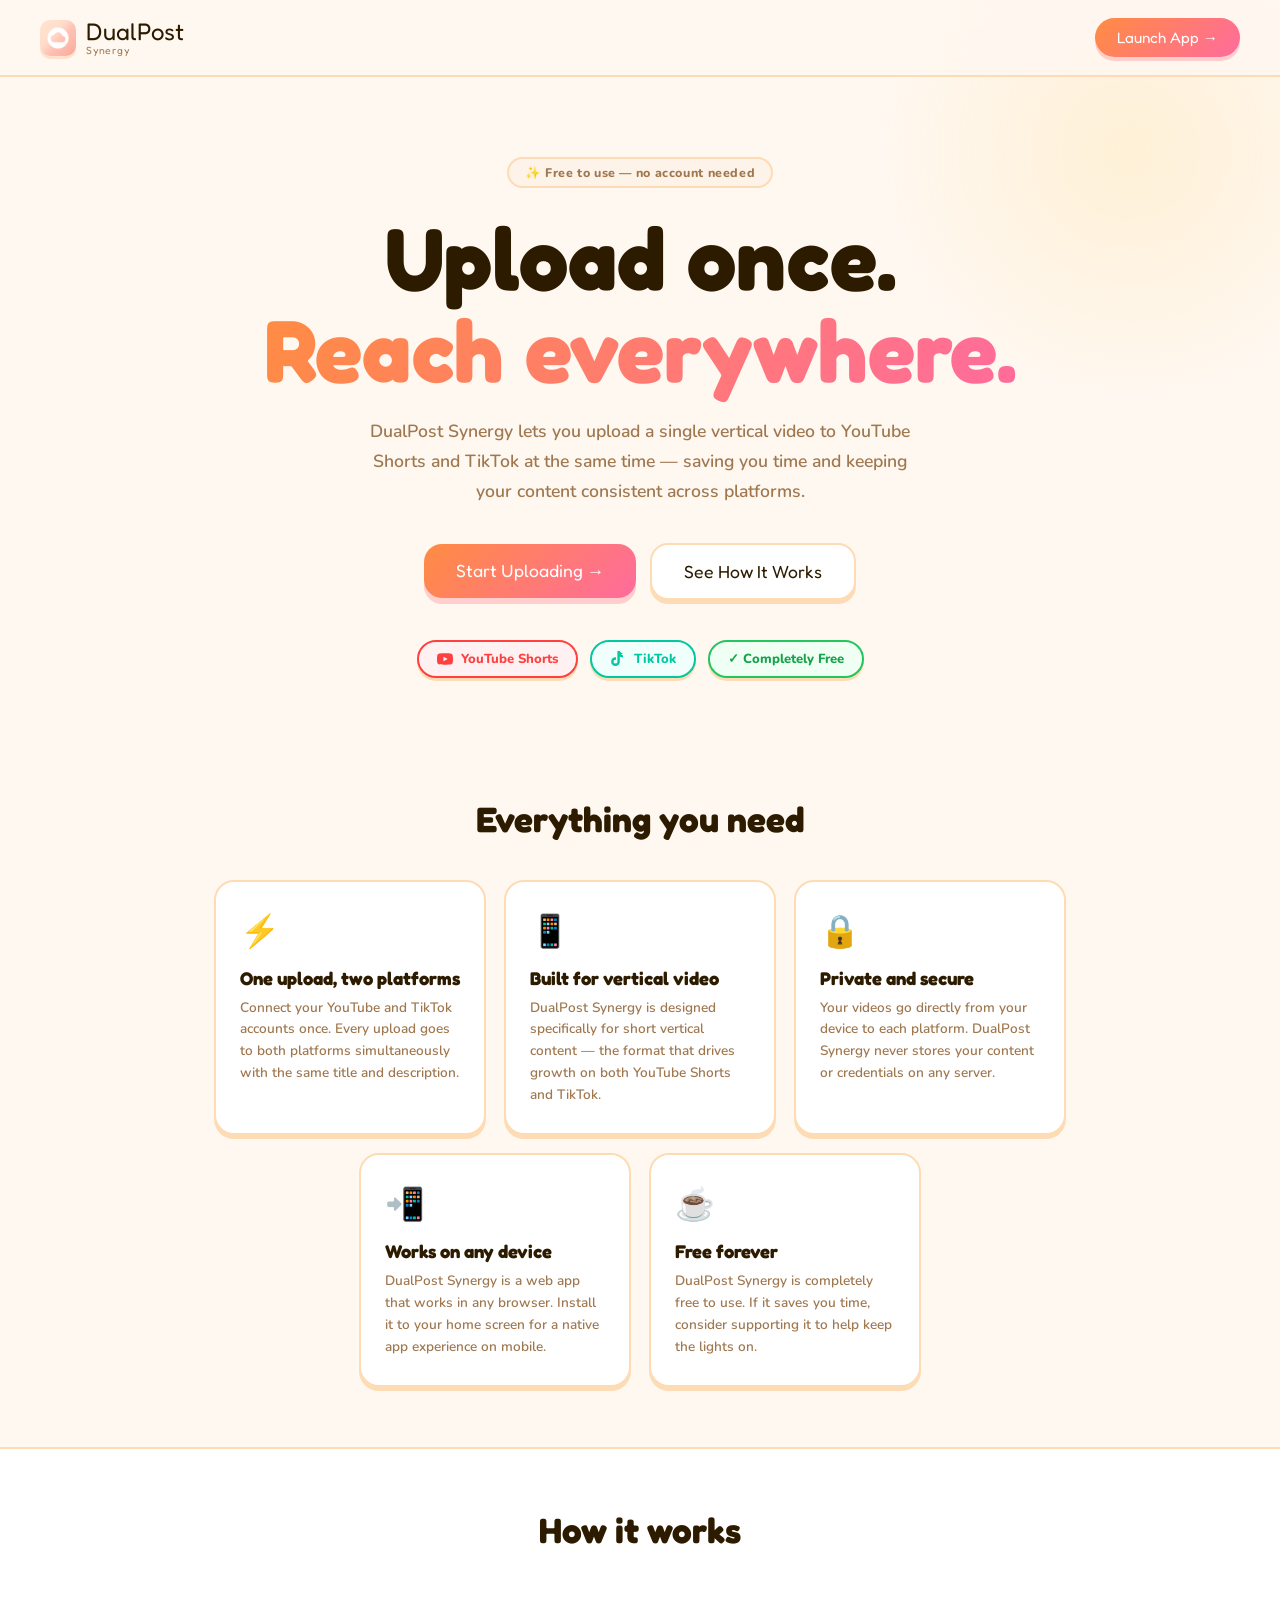
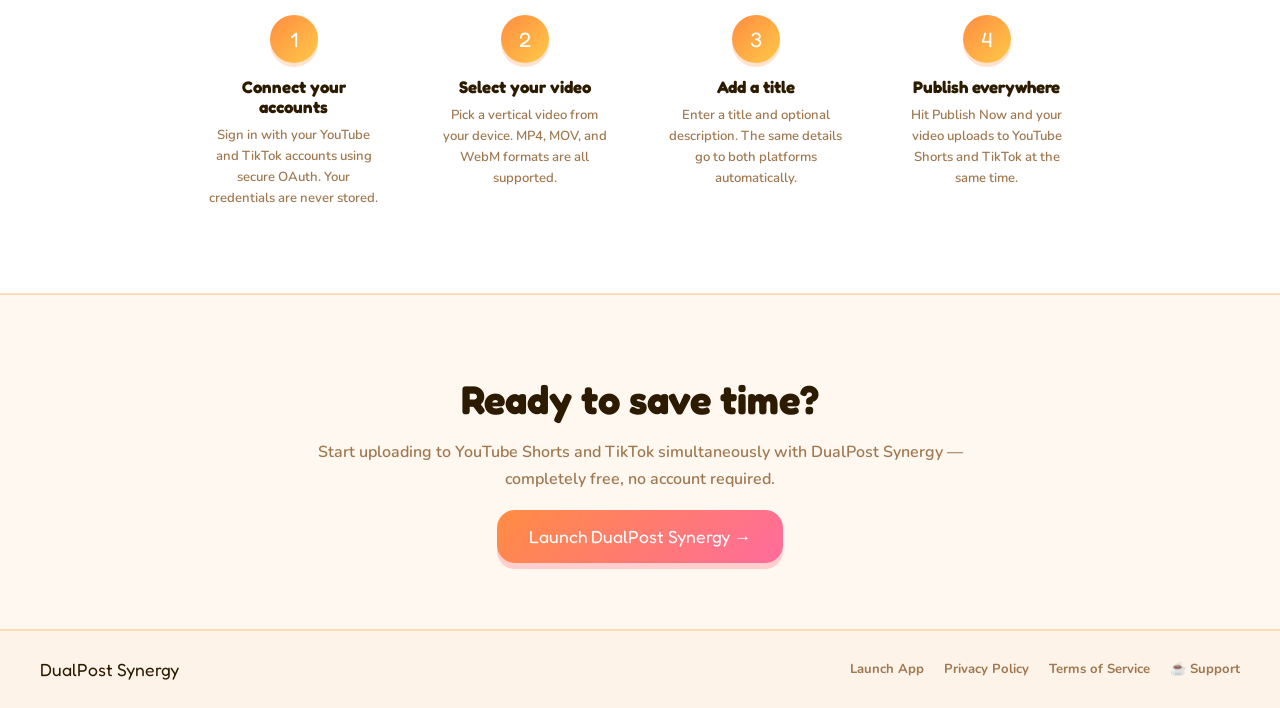
<file: landing.html>
<!DOCTYPE html>
<html lang="en">
<head>
  <meta charset="UTF-8" />
  <meta name="viewport" content="width=device-width, initial-scale=1.0" />
  <title>DualPost Synergy — Upload to YouTube Shorts & TikTok Simultaneously</title>

  <!-- Open Graph / Discord embed -->
  <meta property="og:type"        content="website" />
  <meta property="og:url"         content="https://dualpost.app" />
  <meta property="og:title"       content="DualPost Synergy" />
  <meta property="og:description" content="Upload vertical videos to YouTube Shorts and TikTok simultaneously. Free, no account needed." />
  <meta property="og:image"       content="https://dualpost.app/icon-512.png" />
  <meta name="twitter:card"       content="summary_large_image" />
  <meta name="twitter:title"      content="DualPost Synergy" />
  <meta name="twitter:description" content="Upload vertical videos to YouTube Shorts and TikTok simultaneously. Free, no account needed." />
  <meta name="twitter:image"      content="https://dualpost.app/icon-512.png" />
  <link rel="preconnect" href="https://fonts.googleapis.com" />
  <link href="https://fonts.googleapis.com/css2?family=Fredoka+One&family=Nunito:wght@400;600;700;800;900&display=swap" rel="stylesheet" />
  <style>
    *, *::before, *::after { box-sizing: border-box; margin: 0; padding: 0; }

    :root {
      --bg: #fff8f0;
      --surface: #ffffff;
      --surface2: #fef3e8;
      --border: #fddcb5;
      --text: #2d1b00;
      --muted: #a07850;
      --accent: #ff8c42;
      --accent2: #ffc947;
      --pink: #ff6b9d;
      --tt: #00c8a0;
      --yt: #ff4040;
      --font-display: 'Fredoka One', cursive;
      --font-body: 'Nunito', sans-serif;
    }

    html { scroll-behavior: smooth; }

    body {
      background: var(--bg);
      color: var(--text);
      font-family: var(--font-body);
      min-height: 100vh;
      overflow-x: hidden;
    }

    body::before {
      content: '';
      position: fixed;
      width: 500px; height: 500px;
      background: radial-gradient(circle, rgba(255,200,71,0.15), transparent 70%);
      top: -100px; right: -100px;
      pointer-events: none; z-index: 0;
      animation: float1 8s ease-in-out infinite;
    }

    @keyframes float1 { 0%,100%{transform:translateY(0)} 50%{transform:translateY(20px)} }

    /* ── Nav ── */
    nav {
      display: flex;
      align-items: center;
      justify-content: space-between;
      padding: 18px 40px;
      background: rgba(255,248,240,0.9);
      backdrop-filter: blur(16px);
      border-bottom: 2px solid var(--border);
      position: sticky;
      top: 0;
      z-index: 100;
    }

    .nav-logo {
      display: flex;
      align-items: center;
      gap: 10px;
      font-family: var(--font-display);
      font-size: 1.5rem;
      color: var(--text);
      text-decoration: none;
    }

    .nav-logo-icon {
      background: linear-gradient(135deg, var(--accent), var(--accent2));
      color: #fff;
      width: 36px; height: 36px;
      border-radius: 10px;
      display: flex; align-items: center; justify-content: center;
      font-size: 1rem;
      box-shadow: 0 3px 0 rgba(255,100,0,0.2);
    }

    .nav-cta {
      background: linear-gradient(135deg, var(--accent), var(--pink));
      color: #fff;
      text-decoration: none;
      padding: 10px 22px;
      border-radius: 50px;
      font-family: var(--font-display);
      font-size: 0.95rem;
      box-shadow: 0 4px 0 rgba(255,80,100,0.25);
      transition: all 0.2s cubic-bezier(0.34,1.56,0.64,1);
    }

    .nav-cta:hover { transform: translateY(-2px); box-shadow: 0 6px 0 rgba(255,80,100,0.25); }

    /* ── Hero ── */
    .hero {
      max-width: 900px;
      margin: 0 auto;
      padding: 80px 24px 60px;
      text-align: center;
      position: relative;
      z-index: 1;
    }

    .hero-tag {
      display: inline-block;
      background: var(--surface2);
      border: 2px solid var(--border);
      border-radius: 50px;
      padding: 5px 16px;
      font-size: 0.78rem;
      font-weight: 800;
      color: var(--muted);
      margin-bottom: 24px;
      letter-spacing: 0.05em;
    }

    .hero h1 {
      font-family: var(--font-display);
      font-size: clamp(2.8rem, 8vw, 5.5rem);
      line-height: 1.05;
      margin-bottom: 20px;
      color: var(--text);
    }

    .hero h1 em {
      font-style: normal;
      background: linear-gradient(120deg, var(--accent), var(--pink));
      -webkit-background-clip: text;
      -webkit-text-fill-color: transparent;
      background-clip: text;
    }

    .hero p {
      font-size: 1.1rem;
      color: var(--muted);
      font-weight: 600;
      line-height: 1.7;
      max-width: 560px;
      margin: 0 auto 36px;
    }

    .hero-btns {
      display: flex;
      align-items: center;
      justify-content: center;
      gap: 14px;
      flex-wrap: wrap;
    }

    .btn-primary {
      background: linear-gradient(135deg, var(--accent), var(--pink));
      color: #fff;
      text-decoration: none;
      padding: 16px 32px;
      border-radius: 18px;
      font-family: var(--font-display);
      font-size: 1.1rem;
      box-shadow: 0 6px 0 rgba(255,80,100,0.25);
      transition: all 0.2s cubic-bezier(0.34,1.56,0.64,1);
    }

    .btn-primary:hover { transform: translateY(-3px); box-shadow: 0 9px 0 rgba(255,80,100,0.25); }

    .btn-secondary {
      background: var(--surface);
      color: var(--text);
      text-decoration: none;
      padding: 16px 32px;
      border-radius: 18px;
      font-family: var(--font-display);
      font-size: 1.1rem;
      border: 2px solid var(--border);
      box-shadow: 0 4px 0 var(--border);
      transition: all 0.2s cubic-bezier(0.34,1.56,0.64,1);
    }

    .btn-secondary:hover { transform: translateY(-2px); border-color: var(--accent); color: var(--accent); }

    /* ── Platform badges ── */
    .platforms {
      display: flex;
      align-items: center;
      justify-content: center;
      gap: 12px;
      margin-top: 40px;
      flex-wrap: wrap;
    }

    .platform-badge {
      display: flex;
      align-items: center;
      gap: 8px;
      background: var(--surface);
      border: 2px solid var(--border);
      border-radius: 50px;
      padding: 8px 18px;
      font-size: 0.82rem;
      font-weight: 800;
      box-shadow: 0 3px 0 var(--border);
    }

    .platform-badge svg { width: 16px; height: 16px; }
    .platform-badge.yt { border-color: var(--yt); color: var(--yt); background: #fff1f1; }
    .platform-badge.tt { border-color: var(--tt); color: var(--tt); background: #f0fffc; }
    .platform-badge.free { border-color: #22c55e; color: #16a34a; background: #f0fff4; }

    /* ── Features ── */
    .features {
      max-width: 900px;
      margin: 0 auto;
      padding: 60px 24px;
      position: relative;
      z-index: 1;
    }

    .section-title {
      font-family: var(--font-display);
      font-size: 2.2rem;
      text-align: center;
      margin-bottom: 40px;
      color: var(--text);
    }

    .features-grid {
      display: grid;
      grid-template-columns: repeat(6, 1fr);
      gap: 18px;
    }

    .feature-card {
      grid-column: span 2;
    }

    .features-grid .feature-card:nth-child(4) { grid-column: 2 / span 2; }
    .features-grid .feature-card:nth-child(5) { grid-column: 4 / span 2; }

    .feature-card {
      background: var(--surface);
      border: 2px solid var(--border);
      border-radius: 20px;
      padding: 28px 24px;
      box-shadow: 0 4px 0 var(--border);
      transition: transform 0.2s cubic-bezier(0.34,1.56,0.64,1);
    }

    .feature-card:hover { transform: translateY(-3px); }

    .feature-icon {
      font-size: 2rem;
      margin-bottom: 14px;
      display: block;
    }

    .feature-card h3 {
      font-family: var(--font-display);
      font-size: 1.15rem;
      color: var(--text);
      margin-bottom: 8px;
    }

    .feature-card p {
      font-size: 0.85rem;
      font-weight: 600;
      color: var(--muted);
      line-height: 1.6;
    }

    /* ── How it works ── */
    .how {
      background: var(--surface);
      border-top: 2px solid var(--border);
      border-bottom: 2px solid var(--border);
      padding: 60px 24px;
      position: relative;
      z-index: 1;
    }

    .how-inner { max-width: 900px; margin: 0 auto; }

    .steps {
      display: grid;
      grid-template-columns: repeat(auto-fit, minmax(200px, 1fr));
      gap: 24px;
      margin-top: 40px;
    }

    .step-card {
      text-align: center;
      padding: 24px 16px;
    }

    .step-num {
      width: 48px; height: 48px;
      background: linear-gradient(135deg, var(--accent), var(--accent2));
      color: #fff;
      border-radius: 50%;
      font-family: var(--font-display);
      font-size: 1.3rem;
      display: flex; align-items: center; justify-content: center;
      margin: 0 auto 14px;
      box-shadow: 0 4px 0 rgba(255,140,66,0.25);
    }

    .step-card h3 {
      font-family: var(--font-display);
      font-size: 1.05rem;
      margin-bottom: 8px;
      color: var(--text);
    }

    .step-card p {
      font-size: 0.82rem;
      font-weight: 600;
      color: var(--muted);
      line-height: 1.6;
    }

    /* ── CTA section ── */
    .cta-section {
      max-width: 700px;
      margin: 0 auto;
      padding: 80px 24px;
      text-align: center;
      position: relative;
      z-index: 1;
    }

    .cta-section h2 {
      font-family: var(--font-display);
      font-size: 2.5rem;
      margin-bottom: 16px;
      color: var(--text);
    }

    .cta-section p {
      font-size: 1rem;
      font-weight: 600;
      color: var(--muted);
      margin-bottom: 32px;
      line-height: 1.7;
    }

    /* ── Footer ── */
    footer {
      border-top: 2px solid var(--border);
      padding: 28px 40px;
      display: flex;
      align-items: center;
      justify-content: space-between;
      flex-wrap: wrap;
      gap: 12px;
      background: var(--surface2);
    }

    .footer-logo {
      font-family: var(--font-display);
      font-size: 1.1rem;
      color: var(--text);
      text-decoration: none;
    }

    .footer-links {
      display: flex;
      gap: 20px;
      flex-wrap: wrap;
    }

    .footer-links a {
      font-size: 0.82rem;
      font-weight: 700;
      color: var(--muted);
      text-decoration: none;
      transition: color 0.2s;
    }

    .footer-links a:hover { color: var(--accent); }

    .nav-logo-icon-img {
      width: 36px; height: 36px;
      border-radius: 10px;
      object-fit: cover;
      box-shadow: 0 3px 0 rgba(255,100,0,0.15);
      flex-shrink: 0;
    }
    .nav-logo-text-stack {
      display: flex; flex-direction: column;
      line-height: 1; gap: 1px;
    }
    .nav-logo-sub {
      font-size: 0.65rem;
      color: var(--muted);
      letter-spacing: 0.08em;
    }

    @media (max-width: 500px) {
      nav { padding: 14px 18px; }
      .hero { padding: 50px 18px 40px; }
      footer { padding: 20px 18px; justify-content: center; text-align: center; }
    }
  </style>
</head>
<body>

  <nav>
    <a class="nav-logo" href="/">
      <img src="icon-192.png" class="nav-logo-icon-img" alt="DualPost Synergy" />
      <div class="nav-logo-text-stack">
        <span>DualPost</span>
        <span class="nav-logo-sub">Synergy</span>
      </div>
    </a>
    <a class="nav-cta" href="/app.html">Launch App →</a>
  </nav>

  <section class="hero">
    <div class="hero-tag">✨ Free to use — no account needed</div>
    <h1>Upload once.<br/><em>Reach everywhere.</em></h1>
    <p>DualPost Synergy lets you upload a single vertical video to YouTube Shorts and TikTok at the same time — saving you time and keeping your content consistent across platforms.</p>
    <div class="hero-btns">
      <a href="/app.html" class="btn-primary">Start Uploading →</a>
      <a href="#how-it-works" class="btn-secondary">See How It Works</a>
    </div>
    <div class="platforms">
      <div class="platform-badge yt">
        <svg viewBox="0 0 24 24" fill="currentColor"><path d="M23.5 6.2a3 3 0 0 0-2.1-2.1C19.5 3.5 12 3.5 12 3.5s-7.5 0-9.4.6A3 3 0 0 0 .5 6.2C0 8.1 0 12 0 12s0 3.9.5 5.8a3 3 0 0 0 2.1 2.1c1.9.6 9.4.6 9.4.6s7.5 0 9.4-.6a3 3 0 0 0 2.1-2.1C24 15.9 24 12 24 12s0-3.9-.5-5.8zM9.7 15.5V8.5l6.3 3.5-6.3 3.5z"/></svg>
        YouTube Shorts
      </div>
      <div class="platform-badge tt">
        <svg viewBox="0 0 24 24" fill="currentColor"><path d="M19.6 3.3A4.9 4.9 0 0 1 14.7 0h-3.6v16.4a2.9 2.9 0 0 1-2.9 2.5 2.9 2.9 0 0 1-2.9-2.9 2.9 2.9 0 0 1 2.9-2.9c.3 0 .5 0 .8.1V9.5a6.5 6.5 0 0 0-.8-.1A6.5 6.5 0 0 0 1.7 16a6.5 6.5 0 0 0 6.5 6.5A6.5 6.5 0 0 0 14.7 16V8.2a8.4 8.4 0 0 0 4.9 1.6V6.2a4.9 4.9 0 0 1-3-.9z"/></svg>
        TikTok
      </div>
      <div class="platform-badge free">✓ Completely Free</div>
    </div>
  </section>

  <section class="features">
    <h2 class="section-title">Everything you need</h2>
    <div class="features-grid">
      <div class="feature-card">
        <span class="feature-icon">⚡</span>
        <h3>One upload, two platforms</h3>
        <p>Connect your YouTube and TikTok accounts once. Every upload goes to both platforms simultaneously with the same title and description.</p>
      </div>
      <div class="feature-card">
        <span class="feature-icon">📱</span>
        <h3>Built for vertical video</h3>
        <p>DualPost Synergy is designed specifically for short vertical content — the format that drives growth on both YouTube Shorts and TikTok.</p>
      </div>
      <div class="feature-card">
        <span class="feature-icon">🔒</span>
        <h3>Private and secure</h3>
        <p>Your videos go directly from your device to each platform. DualPost Synergy never stores your content or credentials on any server.</p>
      </div>

      <div class="feature-card">
        <span class="feature-icon">📲</span>
        <h3>Works on any device</h3>
        <p>DualPost Synergy is a web app that works in any browser. Install it to your home screen for a native app experience on mobile.</p>
      </div>
      <div class="feature-card">
        <span class="feature-icon">☕</span>
        <h3>Free forever</h3>
        <p>DualPost Synergy is completely free to use. If it saves you time, consider supporting it to help keep the lights on.</p>
      </div>
    </div>
  </section>

  <section class="how" id="how-it-works">
    <div class="how-inner">
      <h2 class="section-title">How it works</h2>
      <div class="steps">
        <div class="step-card">
          <div class="step-num">1</div>
          <h3>Connect your accounts</h3>
          <p>Sign in with your YouTube and TikTok accounts using secure OAuth. Your credentials are never stored.</p>
        </div>
        <div class="step-card">
          <div class="step-num">2</div>
          <h3>Select your video</h3>
          <p>Pick a vertical video from your device. MP4, MOV, and WebM formats are all supported.</p>
        </div>
        <div class="step-card">
          <div class="step-num">3</div>
          <h3>Add a title</h3>
          <p>Enter a title and optional description. The same details go to both platforms automatically.</p>
        </div>
        <div class="step-card">
          <div class="step-num">4</div>
          <h3>Publish everywhere</h3>
          <p>Hit Publish Now and your video uploads to YouTube Shorts and TikTok at the same time.</p>
        </div>
      </div>
    </div>
  </section>

  <section class="cta-section">
    <h2>Ready to save time?</h2>
    <p>Start uploading to YouTube Shorts and TikTok simultaneously with DualPost Synergy — completely free, no account required.</p>
    <a href="/app.html" class="btn-primary">Launch DualPost Synergy →</a>
  </section>

  <footer>
    <a class="footer-logo" href="/">DualPost Synergy</a>
    <div class="footer-links">
      <a href="/app.html">Launch App</a>
      <a href="/privacy-policy.html">Privacy Policy</a>
      <a href="/terms.html">Terms of Service</a>
      <a href="https://ko-fi.com/ohporty" target="_blank">☕ Support</a>
    </div>
  </footer>

  <script data-goatcounter="https://ohporty.goatcounter.com/count"
          async src="//gc.zgo.at/count.js"></script>
</body>
</html>
</file>
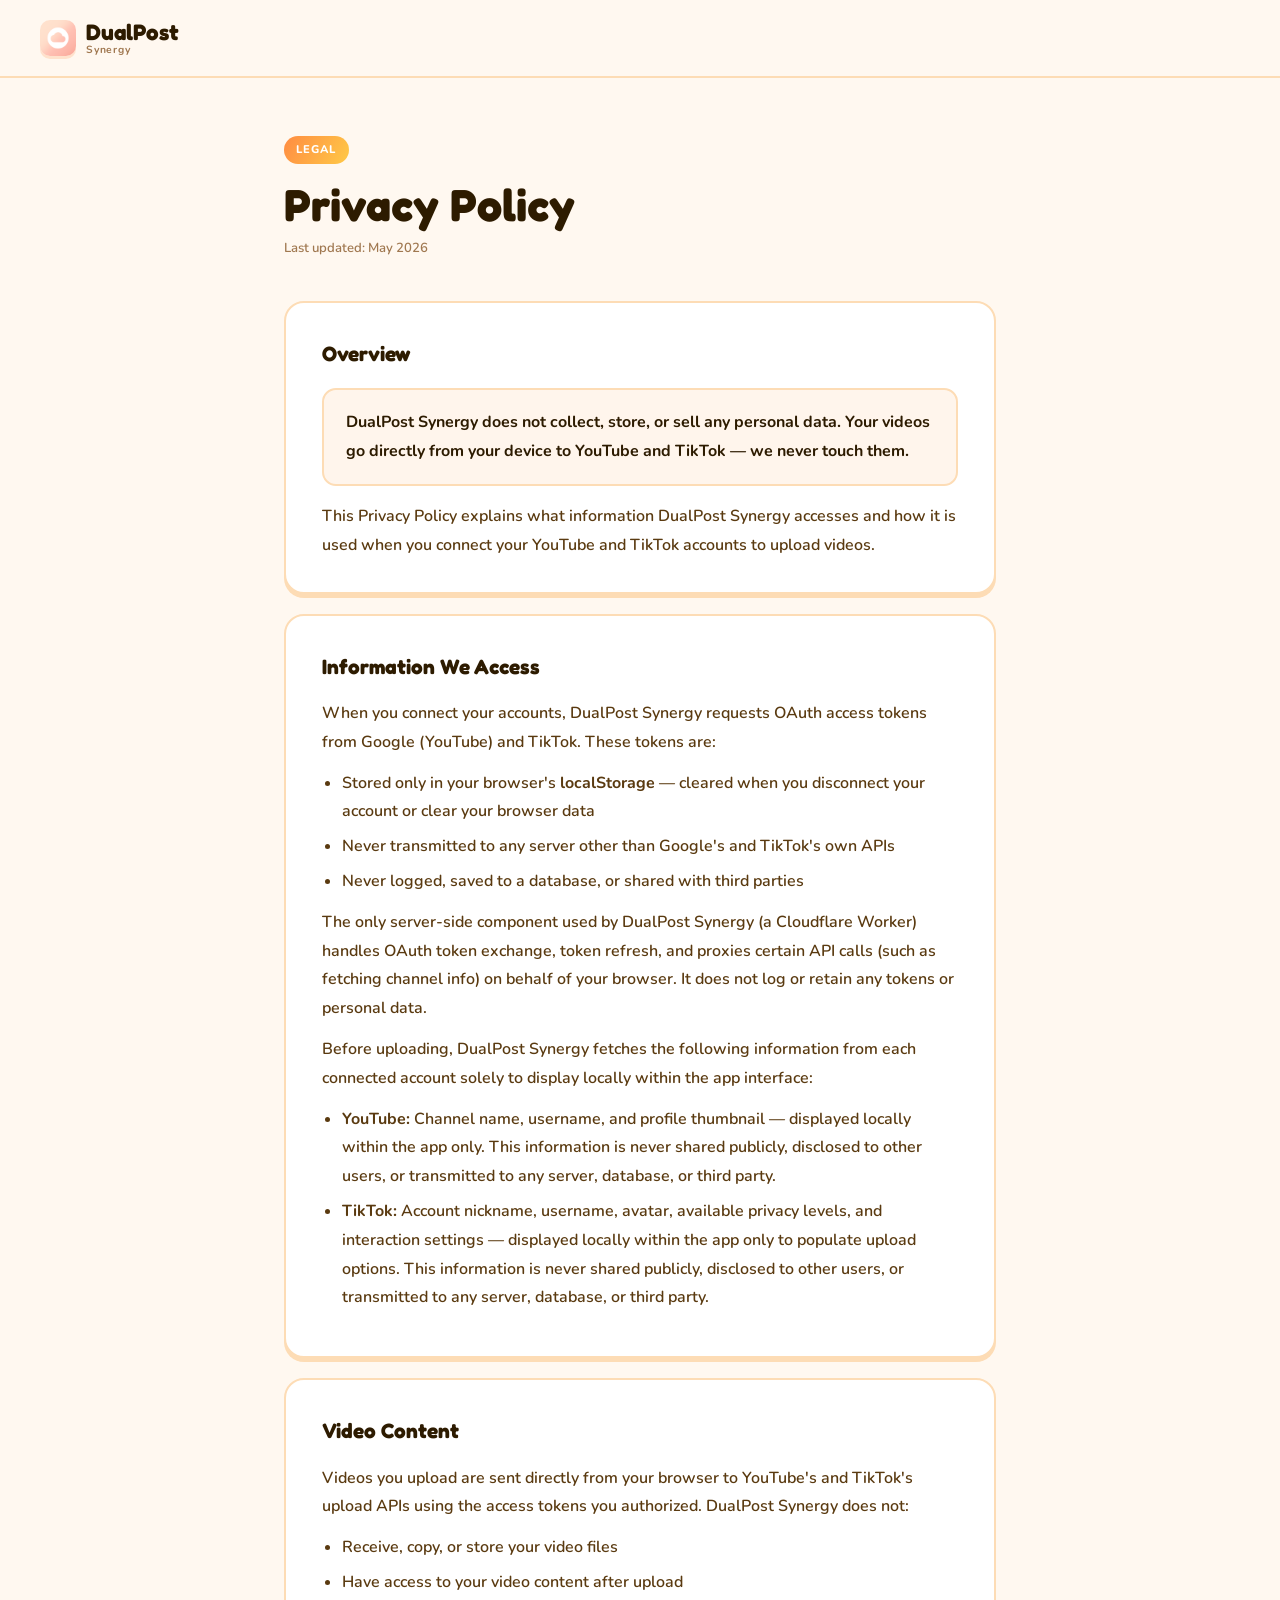
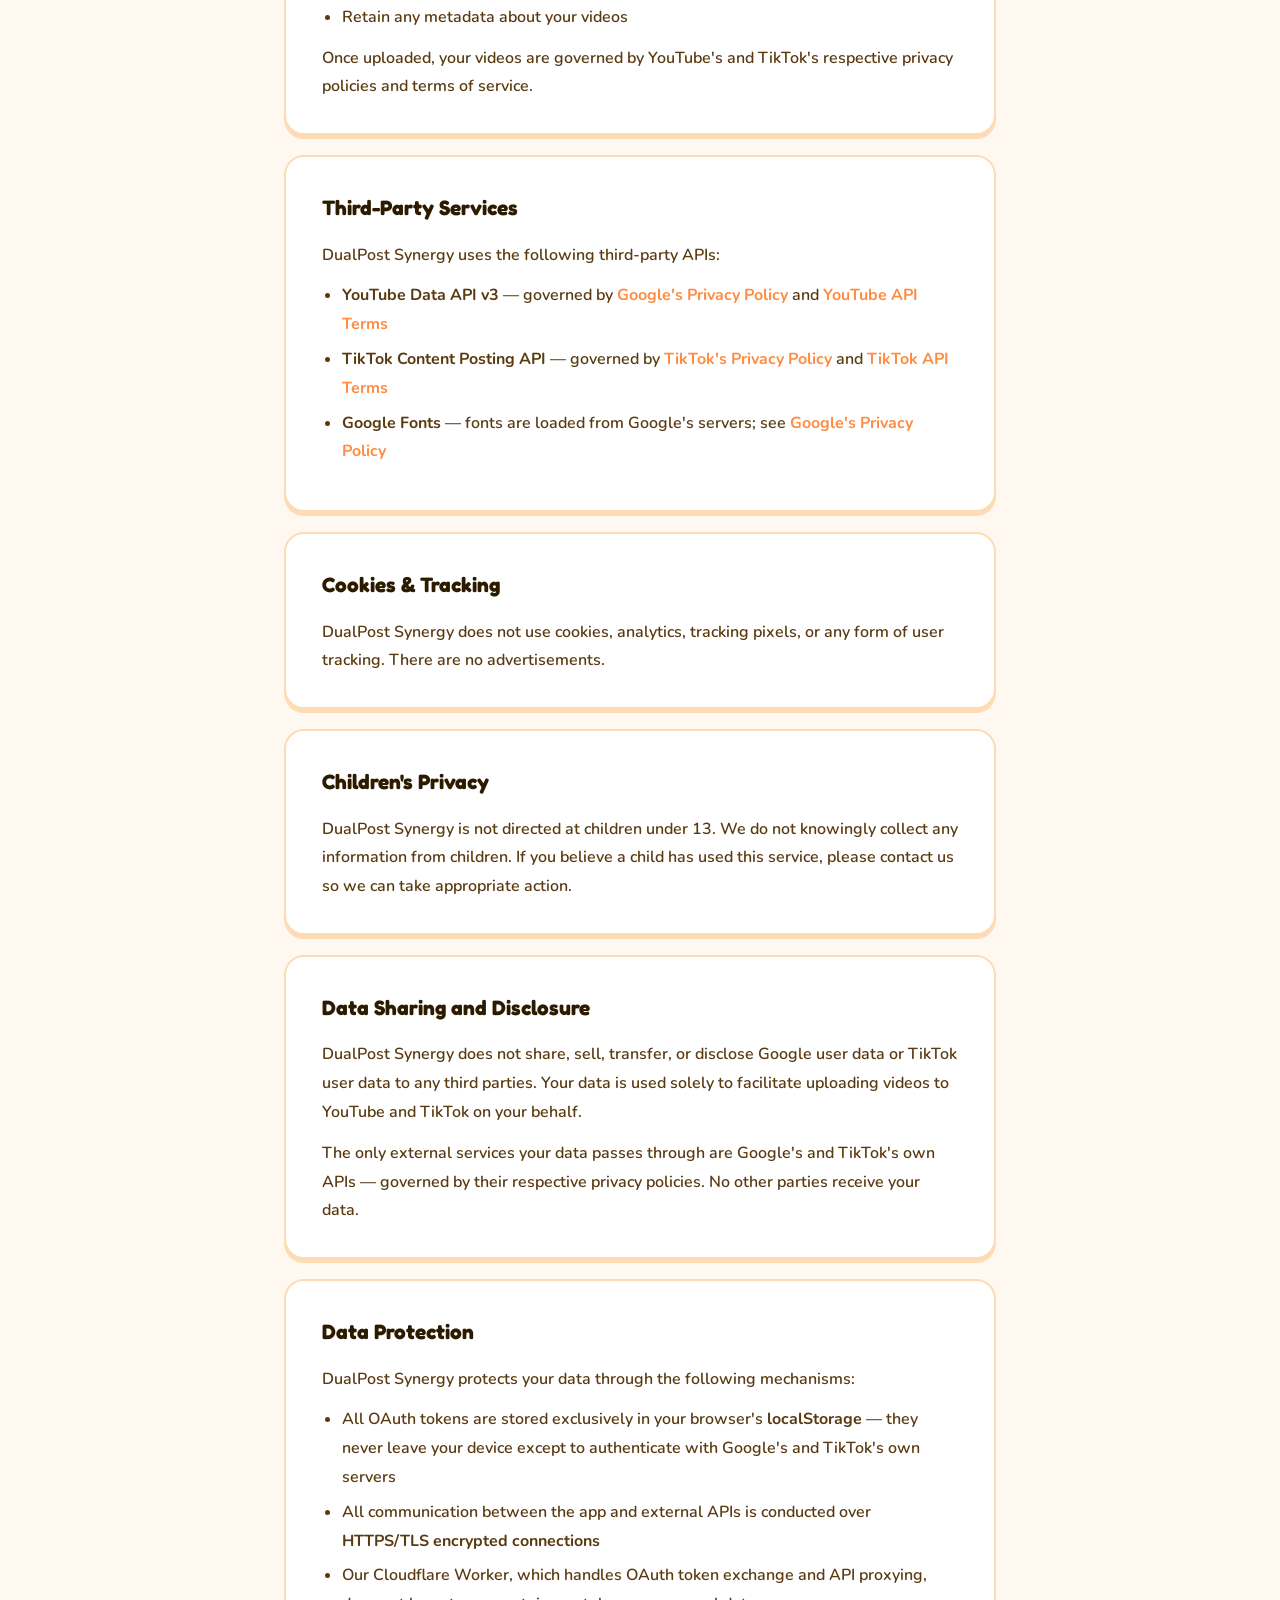
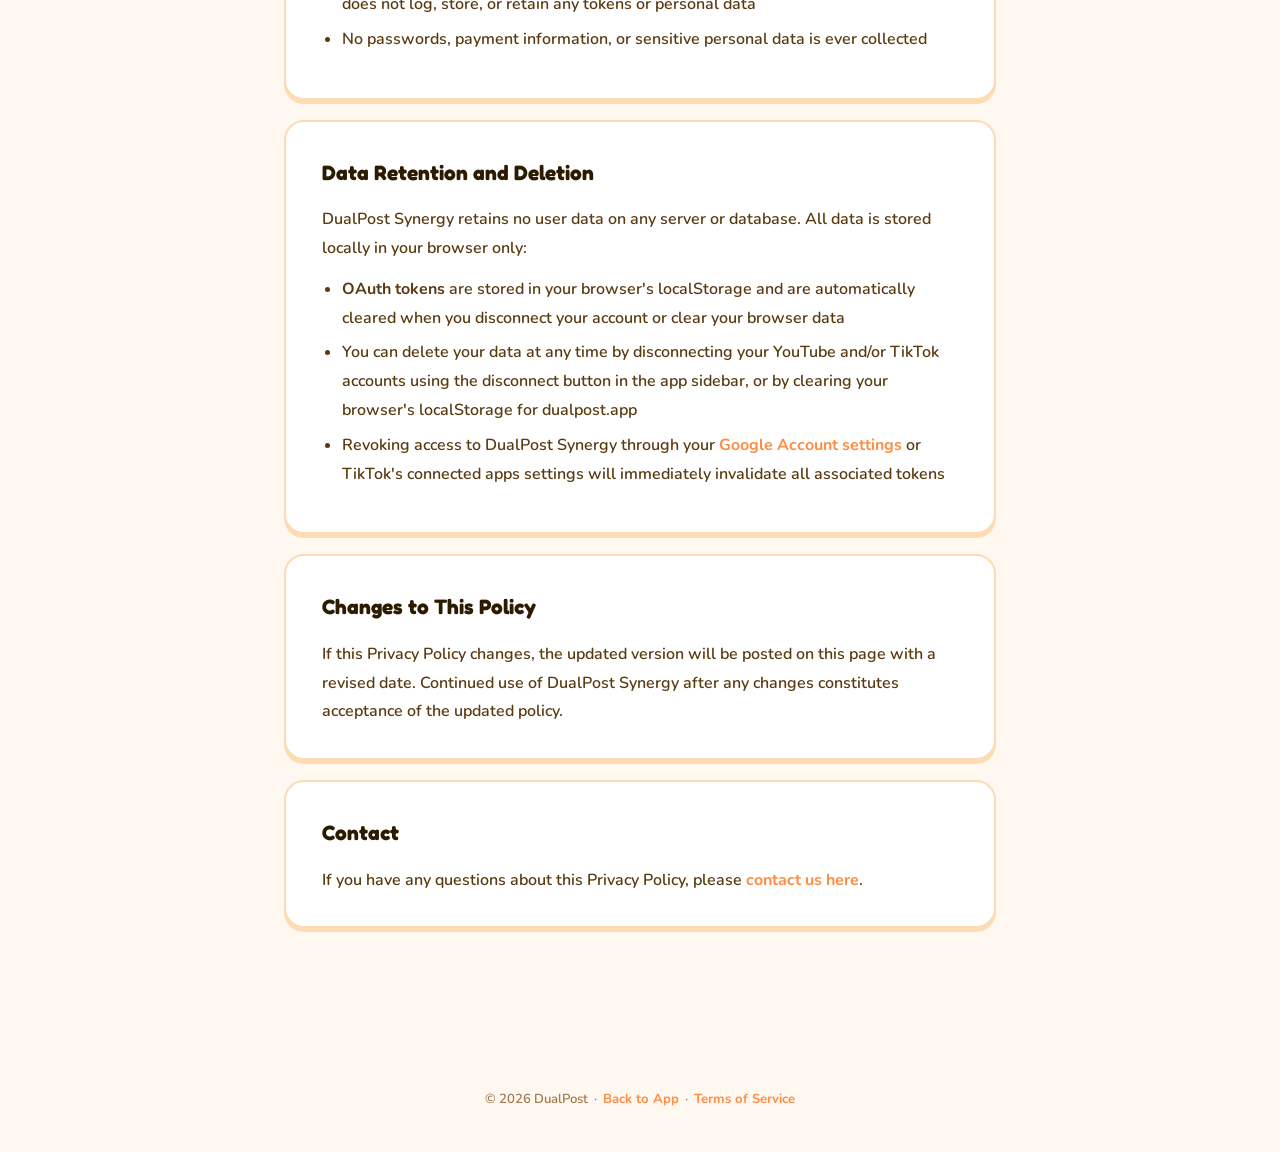
<file: privacy-policy.html>
<!DOCTYPE html>
<html lang="en">
<head>
  <meta charset="UTF-8" />
  <meta name="viewport" content="width=device-width, initial-scale=1.0" />
  <title>Privacy Policy — DualPost</title>
  <link rel="preconnect" href="https://fonts.googleapis.com" />
  <link href="https://fonts.googleapis.com/css2?family=Fredoka+One&family=Nunito:wght@400;600;700;800&display=swap" rel="stylesheet" />
  <style>
    *, *::before, *::after { box-sizing: border-box; margin: 0; padding: 0; }
    :root {
      --bg: #fff8f0; --surface: #ffffff; --border: #fddcb5;
      --text: #2d1b00; --muted: #a07850; --accent: #ff8c42;
      --font-display: 'Fredoka One', cursive; --font-body: 'Nunito', sans-serif;
    }
    body { background: var(--bg); color: var(--text); font-family: var(--font-body); font-size: 1rem; line-height: 1.8; }
    header {
      padding: 20px 40px; border-bottom: 2px solid var(--border);
      background: rgba(255,248,240,0.9); backdrop-filter: blur(12px);
      position: sticky; top: 0; z-index: 10;
      display: flex; align-items: center; gap: 14px;
    }
    .logo { display:flex; align-items:center; gap:10px; text-decoration: none; color: var(--text); }
    .logo-name { font-family: var(--font-display); font-size: 1.4rem; color: var(--text); }
    .logo-sub { font-size: 0.65rem; color: var(--muted); letter-spacing: 0.08em; display:block; }
    .logo-text-stack { display:flex; flex-direction:column; line-height:1; gap:1px; }

    main { max-width: 760px; margin: 0 auto; padding: 56px 24px 100px; }
    .page-tag {
      display: inline-block; font-size: 0.7rem; font-weight: 800; letter-spacing: 0.1em;
      text-transform: uppercase; color: #fff;
      background: linear-gradient(120deg, #ff8c42, #ffc947);
      padding: 4px 12px; border-radius: 50px; margin-bottom: 16px;
    }
    h1 { font-family: var(--font-display); font-size: 2.8rem; color: var(--text); margin-bottom: 8px; line-height: 1.1; }
    .updated { font-size: 0.82rem; color: var(--muted); font-weight: 600; margin-bottom: 40px; }
    .card {
      background: var(--surface); border: 2px solid var(--border);
      border-radius: 20px; padding: 32px 36px; margin-bottom: 20px;
      box-shadow: 0 4px 0 var(--border);
    }
    h2 { font-family: var(--font-display); font-size: 1.3rem; color: var(--text); margin-bottom: 14px; }
    p { color: #5a3a10; margin-bottom: 12px; font-weight: 600; }
    p:last-child { margin-bottom: 0; }
    ul { padding-left: 20px; margin-bottom: 12px; }
    li { color: #5a3a10; font-weight: 600; margin-bottom: 6px; }
    a { color: var(--accent); text-decoration: none; font-weight: 700; }
    a:hover { text-decoration: underline; }
    .highlight {
      background: #fff5ec; border: 2px solid var(--border);
      border-radius: 14px; padding: 18px 22px; margin: 16px 0;
      font-weight: 700; color: var(--text);
    }
    footer { text-align: center; padding: 40px 24px; color: var(--muted); font-size: 0.82rem; font-weight: 600; }
  </style>
</head>
<body>

<header>
  <a class="logo" href="/">
    <img src="icon-192.png" alt="DualPost Synergy" style="width:36px;height:36px;border-radius:10px;object-fit:cover;flex-shrink:0;display:block;box-shadow:0 3px 0 rgba(255,100,0,0.15);" />
    <div class="logo-text-stack">
      <span class="logo-name">DualPost</span>
      <span class="logo-sub">Synergy</span>
    </div>
  </a>
</header>

<main>
  <div class="page-tag">Legal</div>
  <h1>Privacy Policy</h1>
  <p class="updated">Last updated: May 2026</p>

  <div class="card">
    <h2>Overview</h2>
    <div class="highlight">
      DualPost Synergy does not collect, store, or sell any personal data. Your videos go directly from your device to YouTube and TikTok — we never touch them.
    </div>
    <p>This Privacy Policy explains what information DualPost Synergy accesses and how it is used when you connect your YouTube and TikTok accounts to upload videos.</p>
  </div>

  <div class="card">
    <h2>Information We Access</h2>
    <p>When you connect your accounts, DualPost Synergy requests OAuth access tokens from Google (YouTube) and TikTok. These tokens are:</p>
    <ul>
      <li>Stored only in your browser's <strong>localStorage</strong> — cleared when you disconnect your account or clear your browser data</li>
      <li>Never transmitted to any server other than Google's and TikTok's own APIs</li>
      <li>Never logged, saved to a database, or shared with third parties</li>
    </ul>
    <p>The only server-side component used by DualPost Synergy (a Cloudflare Worker) handles OAuth token exchange, token refresh, and proxies certain API calls (such as fetching channel info) on behalf of your browser. It does not log or retain any tokens or personal data.</p>
    <p>Before uploading, DualPost Synergy fetches the following information from each connected account solely to display locally within the app interface:</p>
    <ul>
      <li><strong>YouTube:</strong> Channel name, username, and profile thumbnail — displayed locally within the app only. This information is never shared publicly, disclosed to other users, or transmitted to any server, database, or third party.</li>
      <li><strong>TikTok:</strong> Account nickname, username, avatar, available privacy levels, and interaction settings — displayed locally within the app only to populate upload options. This information is never shared publicly, disclosed to other users, or transmitted to any server, database, or third party.</li>
    </ul>
  </div>

  <div class="card">
    <h2>Video Content</h2>
    <p>Videos you upload are sent directly from your browser to YouTube's and TikTok's upload APIs using the access tokens you authorized. DualPost Synergy does not:</p>
    <ul>
      <li>Receive, copy, or store your video files</li>
      <li>Have access to your video content after upload</li>
      <li>Retain any metadata about your videos</li>
    </ul>
    <p>Once uploaded, your videos are governed by YouTube's and TikTok's respective privacy policies and terms of service.</p>
  </div>

  <div class="card">
    <h2>Third-Party Services</h2>
    <p>DualPost Synergy uses the following third-party APIs:</p>
    <ul>
      <li><strong>YouTube Data API v3</strong> — governed by <a href="https://policies.google.com/privacy" target="_blank">Google's Privacy Policy</a> and <a href="https://developers.google.com/youtube/terms/api-services-terms-of-service" target="_blank">YouTube API Terms</a></li>
      <li><strong>TikTok Content Posting API</strong> — governed by <a href="https://www.tiktok.com/legal/privacy-policy" target="_blank">TikTok's Privacy Policy</a> and <a href="https://developers.tiktok.com/doc/tiktok-api-terms-of-service" target="_blank">TikTok API Terms</a></li>
      <li><strong>Google Fonts</strong> — fonts are loaded from Google's servers; see <a href="https://policies.google.com/privacy" target="_blank">Google's Privacy Policy</a></li>
    </ul>
  </div>

  <div class="card">
    <h2>Cookies & Tracking</h2>
    <p>DualPost Synergy does not use cookies, analytics, tracking pixels, or any form of user tracking. There are no advertisements.</p>
  </div>

  <div class="card">
    <h2>Children's Privacy</h2>
    <p>DualPost Synergy is not directed at children under 13. We do not knowingly collect any information from children. If you believe a child has used this service, please contact us so we can take appropriate action.</p>
  </div>

  <div class="card">
    <h2>Data Sharing and Disclosure</h2>
    <p>DualPost Synergy does not share, sell, transfer, or disclose Google user data or TikTok user data to any third parties. Your data is used solely to facilitate uploading videos to YouTube and TikTok on your behalf.</p>
    <p>The only external services your data passes through are Google's and TikTok's own APIs — governed by their respective privacy policies. No other parties receive your data.</p>
  </div>

  <div class="card">
    <h2>Data Protection</h2>
    <p>DualPost Synergy protects your data through the following mechanisms:</p>
    <ul>
      <li>All OAuth tokens are stored exclusively in your browser's <strong>localStorage</strong> — they never leave your device except to authenticate with Google's and TikTok's own servers</li>
      <li>All communication between the app and external APIs is conducted over <strong>HTTPS/TLS encrypted connections</strong></li>
      <li>Our Cloudflare Worker, which handles OAuth token exchange and API proxying, does not log, store, or retain any tokens or personal data</li>
      <li>No passwords, payment information, or sensitive personal data is ever collected</li>
    </ul>
  </div>

  <div class="card">
    <h2>Data Retention and Deletion</h2>
    <p>DualPost Synergy retains no user data on any server or database. All data is stored locally in your browser only:</p>
    <ul>
      <li><strong>OAuth tokens</strong> are stored in your browser's localStorage and are automatically cleared when you disconnect your account or clear your browser data</li>
      <li>You can delete your data at any time by disconnecting your YouTube and/or TikTok accounts using the disconnect button in the app sidebar, or by clearing your browser's localStorage for dualpost.app</li>
      <li>Revoking access to DualPost Synergy through your <a href="https://myaccount.google.com/permissions" target="_blank">Google Account settings</a> or TikTok's connected apps settings will immediately invalidate all associated tokens</li>
    </ul>
  </div>

  <div class="card">
    <h2>Changes to This Policy</h2>
    <p>If this Privacy Policy changes, the updated version will be posted on this page with a revised date. Continued use of DualPost Synergy after any changes constitutes acceptance of the updated policy.</p>
  </div>

  <div class="card">
    <h2>Contact</h2>
    <p>If you have any questions about this Privacy Policy, please <a href="mailto:dualpostsynergy@gmail.com">contact us here</a>.</p>
  </div>
</main>

<footer>
  &copy; 2026 DualPost &nbsp;·&nbsp; <a href="index.html">Back to App</a> &nbsp;·&nbsp; <a href="terms.html">Terms of Service</a>
</footer>

</body>
</html>
</file>
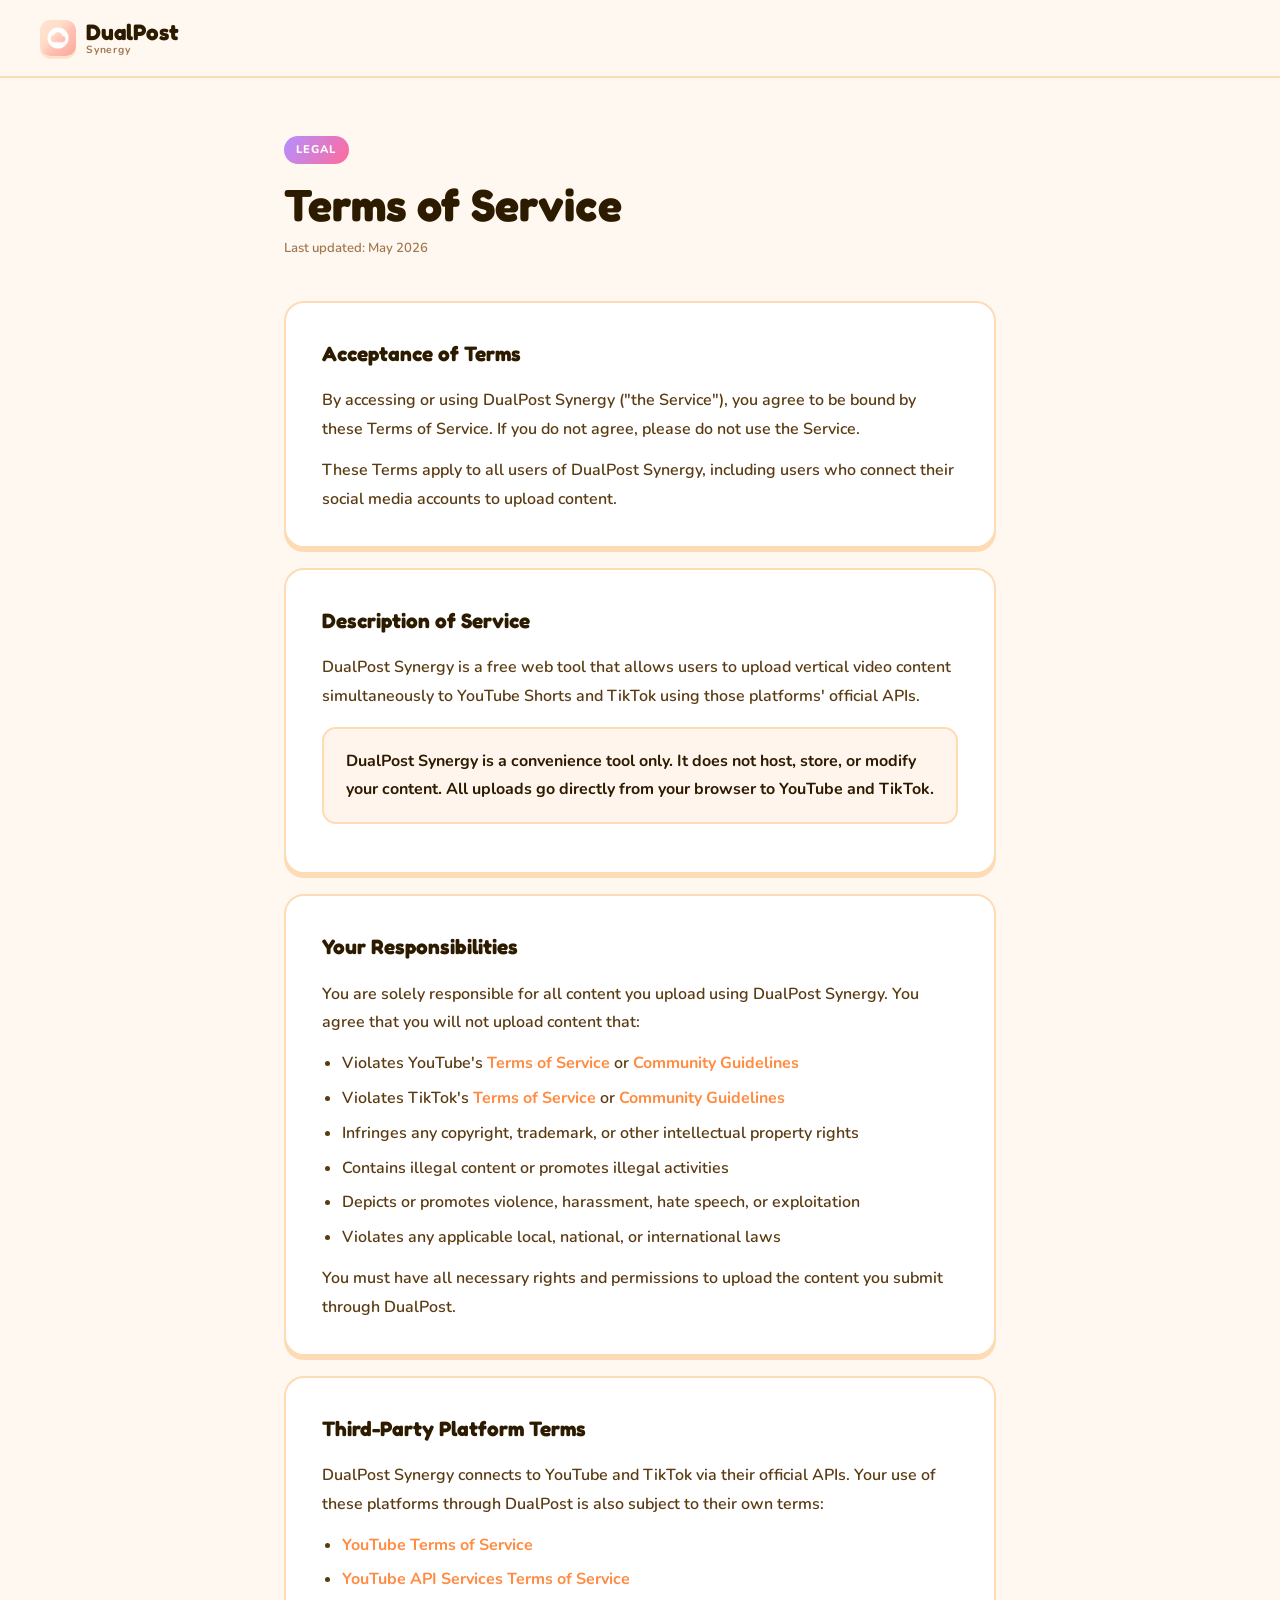
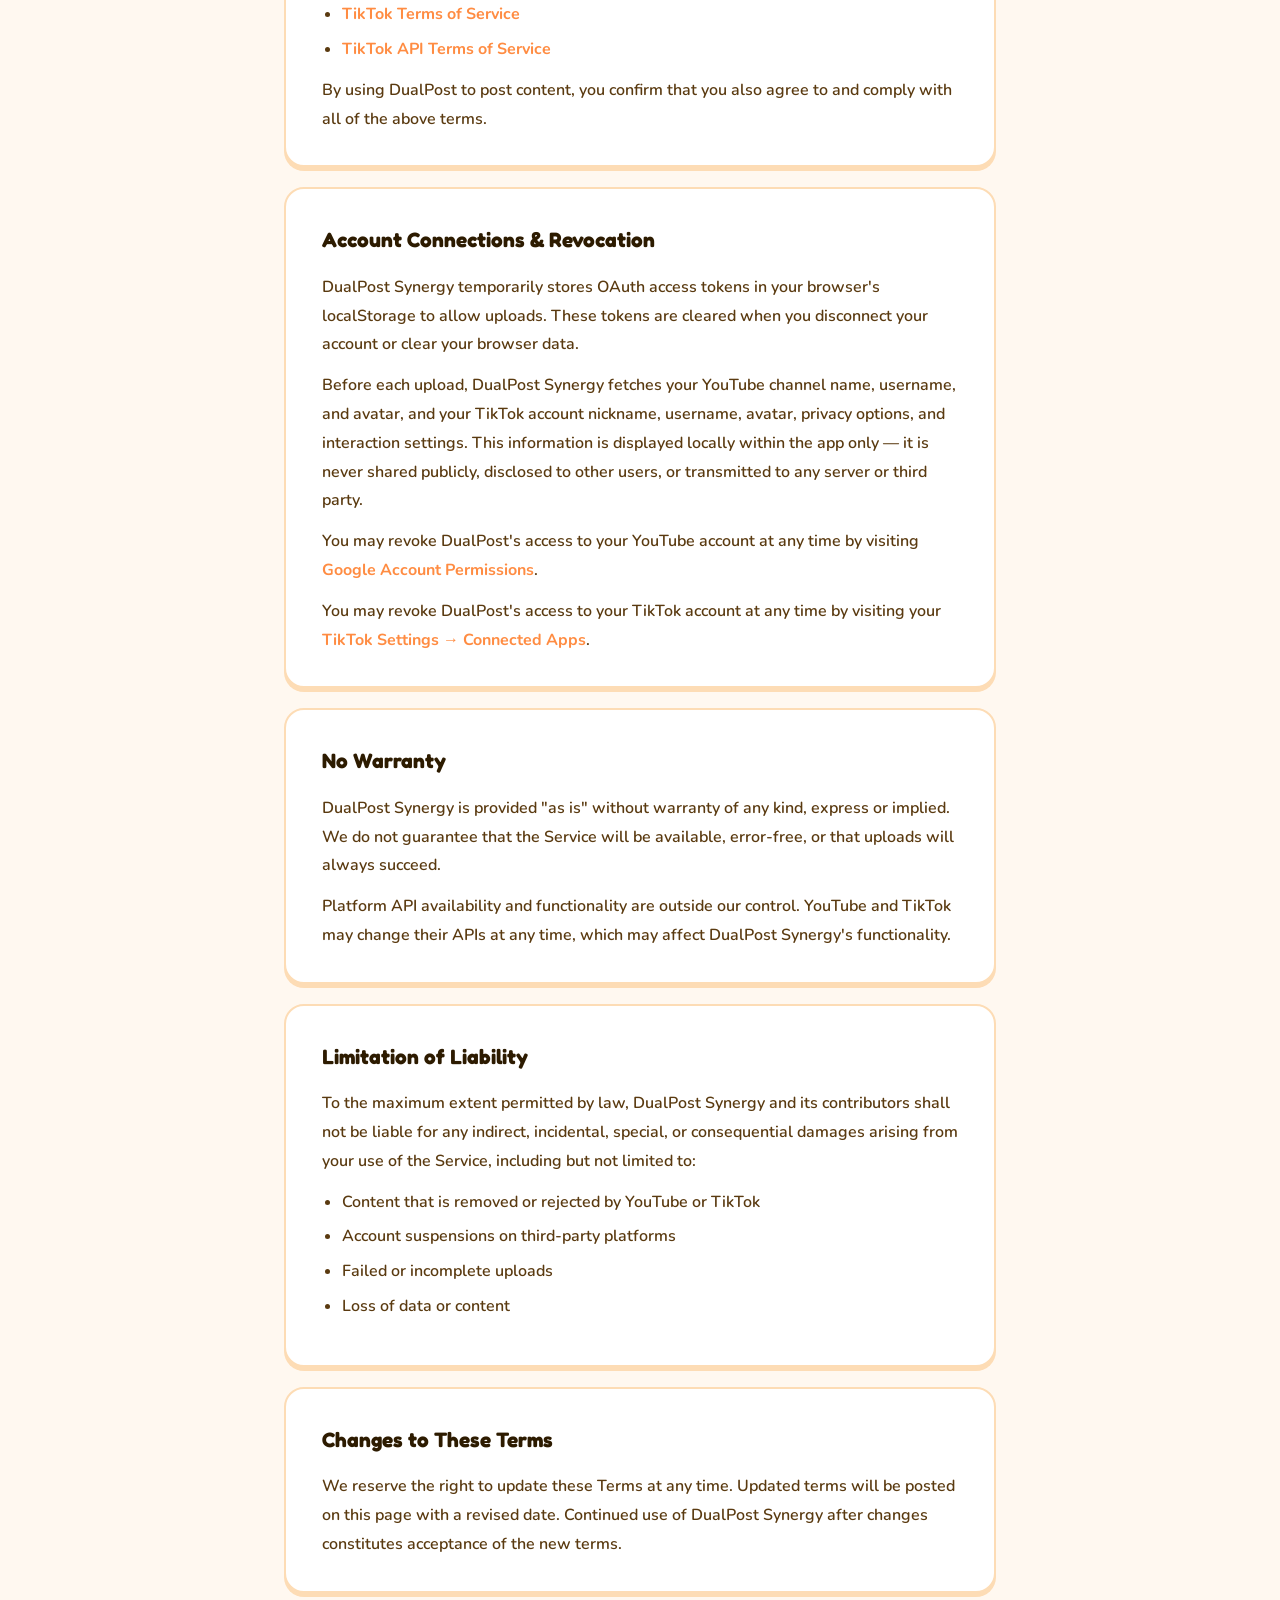
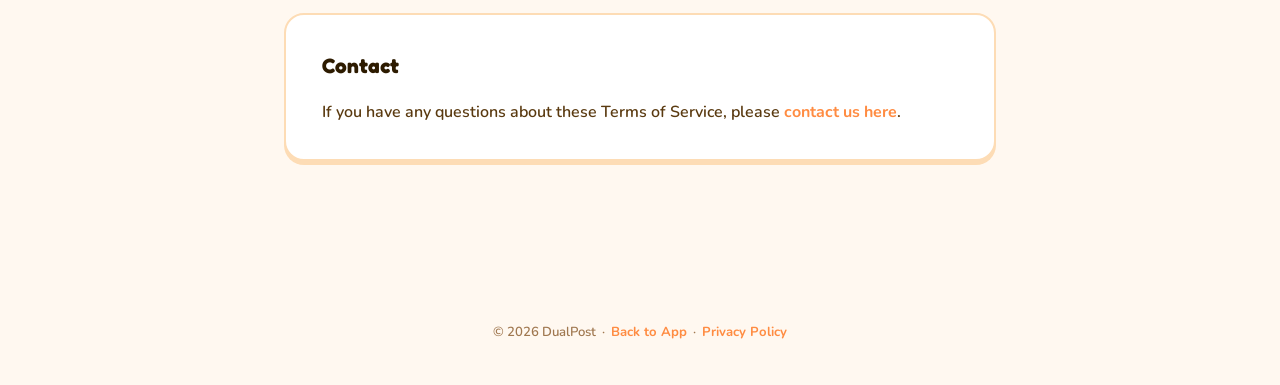
<file: terms.html>
<!DOCTYPE html>
<html lang="en">
<head>
  <meta charset="UTF-8" />
  <meta name="viewport" content="width=device-width, initial-scale=1.0" />
  <title>Terms of Service — DualPost</title>
  <link rel="preconnect" href="https://fonts.googleapis.com" />
  <link href="https://fonts.googleapis.com/css2?family=Fredoka+One&family=Nunito:wght@400;600;700;800&display=swap" rel="stylesheet" />
  <style>
    *, *::before, *::after { box-sizing: border-box; margin: 0; padding: 0; }
    :root {
      --bg: #fff8f0; --surface: #ffffff; --border: #fddcb5;
      --text: #2d1b00; --muted: #a07850; --accent: #ff8c42;
      --font-display: 'Fredoka One', cursive; --font-body: 'Nunito', sans-serif;
    }
    body { background: var(--bg); color: var(--text); font-family: var(--font-body); font-size: 1rem; line-height: 1.8; }
    header {
      padding: 20px 40px; border-bottom: 2px solid var(--border);
      background: rgba(255,248,240,0.9); backdrop-filter: blur(12px);
      position: sticky; top: 0; z-index: 10;
      display: flex; align-items: center; gap: 14px;
    }
    .logo { display:flex; align-items:center; gap:10px; text-decoration: none; color: var(--text); }
    .logo-name { font-family: var(--font-display); font-size: 1.4rem; color: var(--text); }
    .logo-sub { font-size: 0.65rem; color: var(--muted); letter-spacing: 0.08em; display:block; }
    .logo-text-stack { display:flex; flex-direction:column; line-height:1; gap:1px; }

    main { max-width: 760px; margin: 0 auto; padding: 56px 24px 100px; }
    .page-tag {
      display: inline-block; font-size: 0.7rem; font-weight: 800; letter-spacing: 0.1em;
      text-transform: uppercase; color: #fff;
      background: linear-gradient(120deg, #b48fff, #ff6b9d);
      padding: 4px 12px; border-radius: 50px; margin-bottom: 16px;
    }
    h1 { font-family: var(--font-display); font-size: 2.8rem; color: var(--text); margin-bottom: 8px; line-height: 1.1; }
    .updated { font-size: 0.82rem; color: var(--muted); font-weight: 600; margin-bottom: 40px; }
    .card {
      background: var(--surface); border: 2px solid var(--border);
      border-radius: 20px; padding: 32px 36px; margin-bottom: 20px;
      box-shadow: 0 4px 0 var(--border);
    }
    h2 { font-family: var(--font-display); font-size: 1.3rem; color: var(--text); margin-bottom: 14px; }
    p { color: #5a3a10; margin-bottom: 12px; font-weight: 600; }
    p:last-child { margin-bottom: 0; }
    ul { padding-left: 20px; margin-bottom: 12px; }
    li { color: #5a3a10; font-weight: 600; margin-bottom: 6px; }
    a { color: var(--accent); text-decoration: none; font-weight: 700; }
    a:hover { text-decoration: underline; }
    .highlight {
      background: #fff5ec; border: 2px solid var(--border);
      border-radius: 14px; padding: 18px 22px; margin: 16px 0;
      font-weight: 700; color: var(--text);
    }
    footer { text-align: center; padding: 40px 24px; color: var(--muted); font-size: 0.82rem; font-weight: 600; }
  </style>
</head>
<body>

<header>
  <a class="logo" href="/">
    <img src="icon-192.png" alt="DualPost Synergy" style="width:36px;height:36px;border-radius:10px;object-fit:cover;flex-shrink:0;display:block;box-shadow:0 3px 0 rgba(255,100,0,0.15);" />
    <div class="logo-text-stack">
      <span class="logo-name">DualPost</span>
      <span class="logo-sub">Synergy</span>
    </div>
  </a>
</header>

<main>
  <div class="page-tag">Legal</div>
  <h1>Terms of Service</h1>
  <p class="updated">Last updated: May 2026</p>

  <div class="card">
    <h2>Acceptance of Terms</h2>
    <p>By accessing or using DualPost Synergy ("the Service"), you agree to be bound by these Terms of Service. If you do not agree, please do not use the Service.</p>
    <p>These Terms apply to all users of DualPost Synergy, including users who connect their social media accounts to upload content.</p>
  </div>

  <div class="card">
    <h2>Description of Service</h2>
    <p>DualPost Synergy is a free web tool that allows users to upload vertical video content simultaneously to YouTube Shorts and TikTok using those platforms' official APIs.</p>
    <div class="highlight">
      DualPost Synergy is a convenience tool only. It does not host, store, or modify your content. All uploads go directly from your browser to YouTube and TikTok.
    </div>
  </div>

  <div class="card">
    <h2>Your Responsibilities</h2>
    <p>You are solely responsible for all content you upload using DualPost Synergy. You agree that you will not upload content that:</p>
    <ul>
      <li>Violates YouTube's <a href="https://www.youtube.com/t/terms" target="_blank">Terms of Service</a> or <a href="https://support.google.com/youtube/answer/2801973" target="_blank">Community Guidelines</a></li>
      <li>Violates TikTok's <a href="https://www.tiktok.com/legal/terms-of-service" target="_blank">Terms of Service</a> or <a href="https://www.tiktok.com/community-guidelines" target="_blank">Community Guidelines</a></li>
      <li>Infringes any copyright, trademark, or other intellectual property rights</li>
      <li>Contains illegal content or promotes illegal activities</li>
      <li>Depicts or promotes violence, harassment, hate speech, or exploitation</li>
      <li>Violates any applicable local, national, or international laws</li>
    </ul>
    <p>You must have all necessary rights and permissions to upload the content you submit through DualPost.</p>
  </div>

  <div class="card">
    <h2>Third-Party Platform Terms</h2>
    <p>DualPost Synergy connects to YouTube and TikTok via their official APIs. Your use of these platforms through DualPost is also subject to their own terms:</p>
    <ul>
      <li><a href="https://www.youtube.com/t/terms" target="_blank">YouTube Terms of Service</a></li>
      <li><a href="https://developers.google.com/youtube/terms/api-services-terms-of-service" target="_blank">YouTube API Services Terms of Service</a></li>
      <li><a href="https://www.tiktok.com/legal/terms-of-service" target="_blank">TikTok Terms of Service</a></li>
      <li><a href="https://developers.tiktok.com/doc/tiktok-api-terms-of-service" target="_blank">TikTok API Terms of Service</a></li>
    </ul>
    <p>By using DualPost to post content, you confirm that you also agree to and comply with all of the above terms.</p>
  </div>

  <div class="card">
    <h2>Account Connections & Revocation</h2>
    <p>DualPost Synergy temporarily stores OAuth access tokens in your browser's localStorage to allow uploads. These tokens are cleared when you disconnect your account or clear your browser data.</p>
    <p>Before each upload, DualPost Synergy fetches your YouTube channel name, username, and avatar, and your TikTok account nickname, username, avatar, privacy options, and interaction settings. This information is displayed locally within the app only — it is never shared publicly, disclosed to other users, or transmitted to any server or third party.</p>
    <p>You may revoke DualPost's access to your YouTube account at any time by visiting <a href="https://myaccount.google.com/permissions" target="_blank">Google Account Permissions</a>.</p>
    <p>You may revoke DualPost's access to your TikTok account at any time by visiting your <a href="https://www.tiktok.com/setting" target="_blank">TikTok Settings → Connected Apps</a>.</p>
  </div>

  <div class="card">
    <h2>No Warranty</h2>
    <p>DualPost Synergy is provided "as is" without warranty of any kind, express or implied. We do not guarantee that the Service will be available, error-free, or that uploads will always succeed.</p>
    <p>Platform API availability and functionality are outside our control. YouTube and TikTok may change their APIs at any time, which may affect DualPost Synergy's functionality.</p>
  </div>

  <div class="card">
    <h2>Limitation of Liability</h2>
    <p>To the maximum extent permitted by law, DualPost Synergy and its contributors shall not be liable for any indirect, incidental, special, or consequential damages arising from your use of the Service, including but not limited to:</p>
    <ul>
      <li>Content that is removed or rejected by YouTube or TikTok</li>
      <li>Account suspensions on third-party platforms</li>
      <li>Failed or incomplete uploads</li>
      <li>Loss of data or content</li>
    </ul>
  </div>

  <div class="card">
    <h2>Changes to These Terms</h2>
    <p>We reserve the right to update these Terms at any time. Updated terms will be posted on this page with a revised date. Continued use of DualPost Synergy after changes constitutes acceptance of the new terms.</p>
  </div>

  <div class="card">
    <h2>Contact</h2>
    <p>If you have any questions about these Terms of Service, please <a href="mailto:dualpostsynergy@gmail.com">contact us here</a>.</p>
  </div>

</main>

<footer>
  &copy; 2026 DualPost &nbsp;·&nbsp; <a href="index.html">Back to App</a> &nbsp;·&nbsp; <a href="privacy-policy.html">Privacy Policy</a>
</footer>

</body>
</html>
</file>
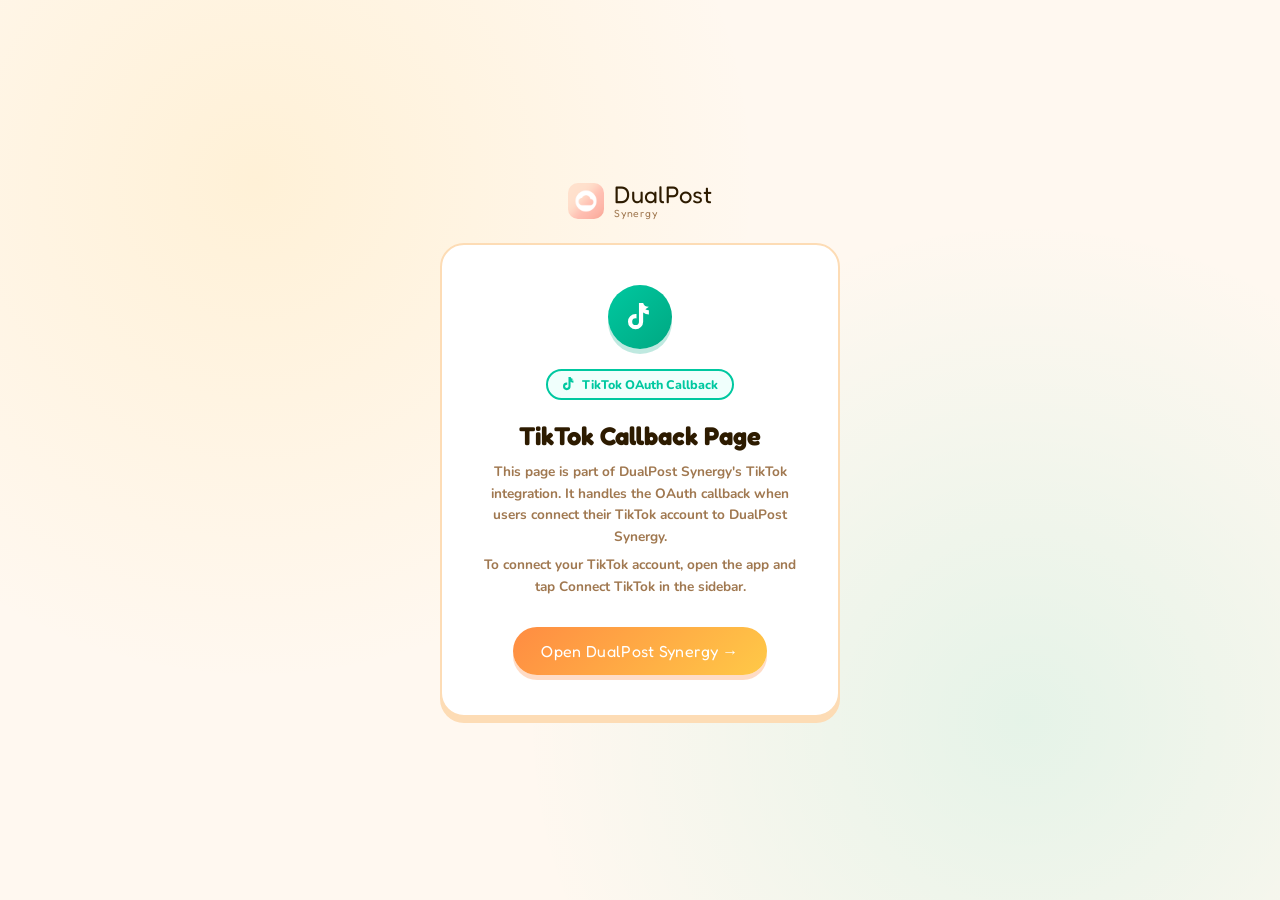
<file: tiktok-callback.html>
<!DOCTYPE html>
<html lang="en">
<head>
  <meta charset="UTF-8" />
  <meta name="viewport" content="width=device-width, initial-scale=1.0" />
  <title>TikTok Connection — DualPost Synergy</title>
  <link href="https://fonts.googleapis.com/css2?family=Fredoka+One&family=Nunito:wght@600;700;800&display=swap" rel="stylesheet" />
  <style>
    *, *::before, *::after { box-sizing: border-box; margin: 0; padding: 0; }
    :root {
      --bg: #fff8f0; --surface: #ffffff; --border: #fddcb5;
      --text: #2d1b00; --muted: #a07850;
      --tt: #00c8a0; --accent: #ff8c42; --accent2: #ffc947;
      --font-display: 'Fredoka One', cursive;
      --font-body: 'Nunito', sans-serif;
    }
    body {
      background: var(--bg);
      background-image:
        radial-gradient(circle at 20% 20%, rgba(255,200,71,0.15), transparent 40%),
        radial-gradient(circle at 80% 80%, rgba(0,200,160,0.1), transparent 40%);
      font-family: var(--font-body);
      min-height: 100vh;
      display: flex;
      flex-direction: column;
      align-items: center;
      justify-content: center;
      gap: 24px;
      padding: 24px;
    }

    .logo {
      display: flex; align-items: center; gap: 10px;
      font-family: var(--font-display);
      font-size: 1.5rem; color: var(--text);
      text-decoration: none;
    }
    .logo img { width: 36px; height: 36px; border-radius: 10px; object-fit: cover; }
    .logo-stack { display: flex; flex-direction: column; line-height: 1; gap: 1px; }
    .logo-sub { font-size: 0.65rem; color: var(--muted); letter-spacing: 0.08em; }

    .card {
      background: var(--surface);
      border: 2px solid var(--border);
      border-radius: 24px;
      padding: 40px 32px;
      text-align: center;
      box-shadow: 0 6px 0 var(--border);
      max-width: 400px;
      width: 100%;
    }

    .state-loading, .state-info, .state-success, .state-error { display: none; }

    .spinner {
      width: 52px; height: 52px;
      border: 4px solid var(--border);
      border-top-color: var(--tt);
      border-radius: 50%;
      animation: spin 0.8s linear infinite;
      margin: 0 auto 20px;
    }
    @keyframes spin { to { transform: rotate(360deg); } }

    .success-icon {
      width: 64px; height: 64px;
      background: linear-gradient(135deg, #4ade80, #22c55e);
      color: #fff; border-radius: 50%;
      font-size: 1.8rem;
      display: flex; align-items: center; justify-content: center;
      margin: 0 auto 20px;
      box-shadow: 0 5px 0 rgba(34,197,94,0.25);
      animation: popIn 0.5s cubic-bezier(0.34,1.56,0.64,1);
    }

    .error-icon {
      width: 64px; height: 64px;
      background: linear-gradient(135deg, #f87171, #ef4444);
      color: #fff; border-radius: 50%;
      font-size: 1.8rem;
      display: flex; align-items: center; justify-content: center;
      margin: 0 auto 20px;
      box-shadow: 0 5px 0 rgba(239,68,68,0.25);
    }

    .info-icon {
      width: 64px; height: 64px;
      background: linear-gradient(135deg, #00c8a0, #00a882);
      color: #fff; border-radius: 50%;
      font-size: 1.8rem;
      display: flex; align-items: center; justify-content: center;
      margin: 0 auto 20px;
      box-shadow: 0 5px 0 rgba(0,168,130,0.25);
    }

    @keyframes popIn { from{transform:scale(0)} to{transform:scale(1)} }

    h2 {
      font-family: var(--font-display);
      font-size: 1.6rem; color: var(--text);
      margin-bottom: 10px;
    }
    p {
      font-size: 0.85rem; font-weight: 700;
      color: var(--muted); line-height: 1.6;
      margin-bottom: 6px;
    }

    .launch-btn {
      display: inline-flex;
      align-items: center;
      gap: 8px;
      margin-top: 24px;
      background: linear-gradient(135deg, #00c8a0, #00a882);
      color: #fff;
      text-decoration: none;
      padding: 14px 28px;
      border-radius: 50px;
      font-family: var(--font-display);
      font-size: 1rem;
      letter-spacing: 0.02em;
      box-shadow: 0 5px 0 rgba(0,168,130,0.3);
      transition: all 0.2s cubic-bezier(0.34,1.56,0.64,1);
    }
    .launch-btn:hover { transform: translateY(-2px); box-shadow: 0 7px 0 rgba(0,168,130,0.3); }

    .launch-btn.orange {
      background: linear-gradient(135deg, var(--accent), var(--accent2));
      box-shadow: 0 5px 0 rgba(255,140,66,0.3);
    }
    .launch-btn.orange:hover { box-shadow: 0 7px 0 rgba(255,140,66,0.3); }

    .retry-btn {
      display: inline-block;
      margin-top: 20px;
      background: var(--surface);
      border: 2px solid var(--border);
      color: var(--muted);
      text-decoration: none;
      padding: 10px 22px;
      border-radius: 50px;
      font-family: var(--font-body);
      font-weight: 800;
      font-size: 0.85rem;
      transition: all 0.2s;
    }
    .retry-btn:hover { border-color: var(--accent); color: var(--accent); }

    .tt-badge {
      display: inline-flex;
      align-items: center;
      gap: 6px;
      background: #f0fffc;
      border: 2px solid var(--tt);
      border-radius: 50px;
      padding: 5px 14px;
      font-size: 0.78rem;
      font-weight: 800;
      color: var(--tt);
      margin-bottom: 20px;
    }
    .tt-badge svg { width: 14px; height: 14px; }
  </style>
</head>
<body>

  <a class="logo" href="https://dualpost.app">
    <img src="icon-192.png" alt="DualPost Synergy" />
    <div class="logo-stack">
      <span>DualPost</span>
      <span class="logo-sub">Synergy</span>
    </div>
  </a>

  <div class="card">

    <!-- Loading state -->
    <div id="stateLoading" class="state-loading">
      <div class="spinner"></div>
      <h2>Connecting TikTok...</h2>
      <p>Please wait while we complete your connection.</p>
    </div>

    <!-- Info state — shown when page is visited directly with no OAuth code -->
    <div id="stateInfo" class="state-info">
      <div class="info-icon">
        <svg viewBox="0 0 24 24" fill="currentColor" width="28" height="28"><path d="M19.6 3.3A4.9 4.9 0 0 1 14.7 0h-3.6v16.4a2.9 2.9 0 0 1-2.9 2.5 2.9 2.9 0 0 1-2.9-2.9 2.9 2.9 0 0 1 2.9-2.9c.3 0 .5 0 .8.1V9.5a6.5 6.5 0 0 0-.8-.1A6.5 6.5 0 0 0 1.7 16a6.5 6.5 0 0 0 6.5 6.5A6.5 6.5 0 0 0 14.7 16V8.2a8.4 8.4 0 0 0 4.9 1.6V6.2a4.9 4.9 0 0 1-3-.9z"/></svg>
      </div>
      <div class="tt-badge">
        <svg viewBox="0 0 24 24" fill="currentColor"><path d="M19.6 3.3A4.9 4.9 0 0 1 14.7 0h-3.6v16.4a2.9 2.9 0 0 1-2.9 2.5 2.9 2.9 0 0 1-2.9-2.9 2.9 2.9 0 0 1 2.9-2.9c.3 0 .5 0 .8.1V9.5a6.5 6.5 0 0 0-.8-.1A6.5 6.5 0 0 0 1.7 16a6.5 6.5 0 0 0 6.5 6.5A6.5 6.5 0 0 0 14.7 16V8.2a8.4 8.4 0 0 0 4.9 1.6V6.2a4.9 4.9 0 0 1-3-.9z"/></svg>
        TikTok OAuth Callback
      </div>
      <h2>TikTok Callback Page</h2>
      <p>This page is part of DualPost Synergy's TikTok integration. It handles the OAuth callback when users connect their TikTok account to DualPost Synergy.</p>
      <p>To connect your TikTok account, open the app and tap Connect TikTok in the sidebar.</p>
      <a href="https://dualpost.app/app.html" class="launch-btn orange">
        Open DualPost Synergy →
      </a>
    </div>

    <!-- Success state -->
    <div id="stateSuccess" class="state-success">
      <div class="success-icon">✓</div>
      <h2>TikTok Connected!</h2>
      <p>Your TikTok account has been successfully linked to DualPost Synergy.</p>
      <a href="https://dualpost.app/app.html" class="launch-btn">
        Open DualPost Synergy →
      </a>
    </div>

    <!-- Error state -->
    <div id="stateError" class="state-error">
      <div class="error-icon">✕</div>
      <h2>Connection Failed</h2>
      <p id="errorMsg">Something went wrong connecting your TikTok account.</p>
      <a href="https://dualpost.app/app.html" class="retry-btn">← Back to App</a>
    </div>

  </div>

  <script>
    const WORKER_URL         = 'https://withered-mud-dc44.portgamingsttv.workers.dev';
    const TIKTOK_REDIRECT_URI = 'https://dualpost.app/tiktok-callback.html';

    function showState(name) {
      ['Loading','Info','Success','Error'].forEach(s => {
        document.getElementById('state' + s).style.display = s === name ? 'block' : 'none';
      });
    }

    window.addEventListener('load', async function() {
      const params   = new URLSearchParams(window.location.search);
      const code     = params.get('code');
      const stateRaw = params.get('state');

      // No code — visited directly, show info page
      if (!code) {
        showState('Info');
        return;
      }

      showState('Loading');

      // Decode verifier from state param
      let verifier = null;
      if (stateRaw) {
        try {
          const decoded = JSON.parse(atob(stateRaw));
          verifier = decoded.verifier || null;
        } catch(e) {}
      }

      // Fallback to localStorage
      if (!verifier) {
        verifier = localStorage.getItem('tt_verifier');
      }

      try {
        const res = await fetch(WORKER_URL, {
          method: 'POST',
          headers: { 'Content-Type': 'application/json' },
          body: JSON.stringify({
            code,
            platform: 'tiktok',
            verifier,
            redirect_uri: TIKTOK_REDIRECT_URI,
          }),
        });

        const data = await res.json();

        if (!data.access_token) {
          throw new Error(data.error_description || data.error || 'No access token returned');
        }

        // Save token to localStorage so app.html picks it up when opened
        localStorage.setItem('dp_tt', JSON.stringify({
          access_token: data.access_token,
          refresh_token: data.refresh_token || null,
          open_id: data.open_id || null,
          expires_at: Date.now() + (data.expires_in ? data.expires_in * 1000 : 86400000),
        }));
        localStorage.removeItem('tt_verifier');
        localStorage.removeItem('oauth_pending');

        showState('Success');

      } catch(err) {
        document.getElementById('errorMsg').textContent = err.message || 'Something went wrong.';
        showState('Error');
      }
    });
  </script>

</body>
</html>
</file>
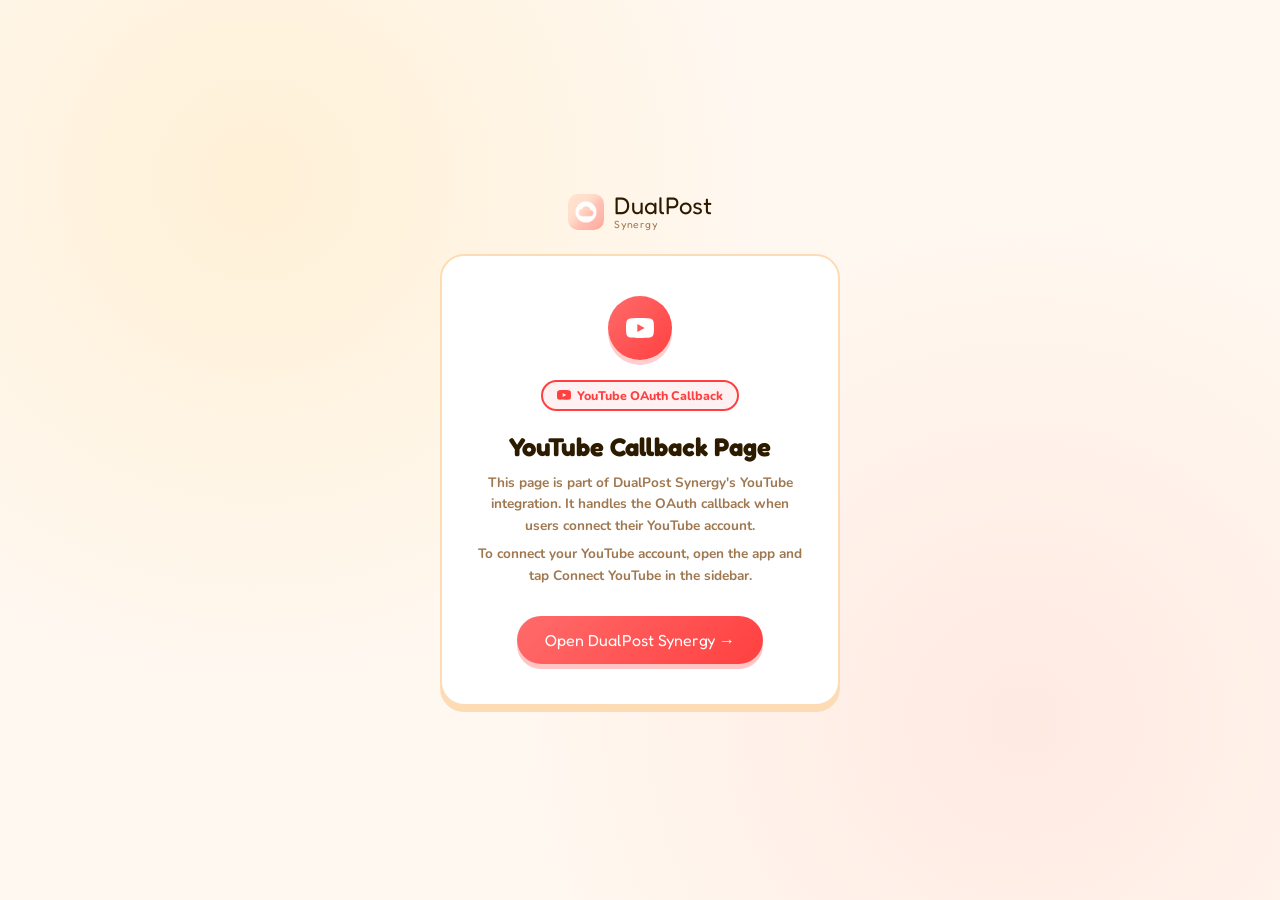
<file: yt-callback.html>
<!DOCTYPE html>
<html lang="en">
<head>
  <meta charset="UTF-8" />
  <meta name="viewport" content="width=device-width, initial-scale=1.0" />
  <title>YouTube Connection — DualPost Synergy</title>
  <link href="https://fonts.googleapis.com/css2?family=Fredoka+One&family=Nunito:wght@600;700;800&display=swap" rel="stylesheet" />
  <style>
    *, *::before, *::after { box-sizing: border-box; margin: 0; padding: 0; }
    :root {
      --bg: #fff8f0; --surface: #ffffff; --border: #fddcb5;
      --text: #2d1b00; --muted: #a07850;
      --yt: #ff4040; --accent: #ff8c42; --accent2: #ffc947;
      --font-display: 'Fredoka One', cursive;
      --font-body: 'Nunito', sans-serif;
    }
    body {
      background: var(--bg);
      background-image:
        radial-gradient(circle at 20% 20%, rgba(255,200,71,0.15), transparent 40%),
        radial-gradient(circle at 80% 80%, rgba(255,64,64,0.08), transparent 40%);
      font-family: var(--font-body);
      min-height: 100vh;
      display: flex;
      flex-direction: column;
      align-items: center;
      justify-content: center;
      gap: 24px;
      padding: 24px;
    }

    .logo {
      display: flex; align-items: center; gap: 10px;
      font-family: var(--font-display);
      font-size: 1.5rem; color: var(--text);
      text-decoration: none;
    }
    .logo img { width: 36px; height: 36px; border-radius: 10px; object-fit: cover; }
    .logo-stack { display: flex; flex-direction: column; line-height: 1; gap: 1px; }
    .logo-sub { font-size: 0.65rem; color: var(--muted); letter-spacing: 0.08em; }

    .card {
      background: var(--surface);
      border: 2px solid var(--border);
      border-radius: 24px;
      padding: 40px 32px;
      text-align: center;
      box-shadow: 0 6px 0 var(--border);
      max-width: 400px;
      width: 100%;
    }

    .state-loading, .state-info, .state-success, .state-error { display: none; }

    .spinner {
      width: 52px; height: 52px;
      border: 4px solid var(--border);
      border-top-color: var(--yt);
      border-radius: 50%;
      animation: spin 0.8s linear infinite;
      margin: 0 auto 20px;
    }
    @keyframes spin { to { transform: rotate(360deg); } }

    .success-icon {
      width: 64px; height: 64px;
      background: linear-gradient(135deg, #4ade80, #22c55e);
      color: #fff; border-radius: 50%;
      font-size: 1.8rem;
      display: flex; align-items: center; justify-content: center;
      margin: 0 auto 20px;
      box-shadow: 0 5px 0 rgba(34,197,94,0.25);
      animation: popIn 0.5s cubic-bezier(0.34,1.56,0.64,1);
    }

    .error-icon {
      width: 64px; height: 64px;
      background: linear-gradient(135deg, #f87171, #ef4444);
      color: #fff; border-radius: 50%;
      font-size: 1.8rem;
      display: flex; align-items: center; justify-content: center;
      margin: 0 auto 20px;
      box-shadow: 0 5px 0 rgba(239,68,68,0.25);
    }

    .info-icon {
      width: 64px; height: 64px;
      background: linear-gradient(135deg, #ff6b6b, var(--yt));
      color: #fff; border-radius: 50%;
      font-size: 1.8rem;
      display: flex; align-items: center; justify-content: center;
      margin: 0 auto 20px;
      box-shadow: 0 5px 0 rgba(255,64,64,0.25);
    }

    @keyframes popIn { from{transform:scale(0)} to{transform:scale(1)} }

    h2 {
      font-family: var(--font-display);
      font-size: 1.6rem; color: var(--text);
      margin-bottom: 10px;
    }
    p {
      font-size: 0.85rem; font-weight: 700;
      color: var(--muted); line-height: 1.6;
      margin-bottom: 6px;
    }

    .launch-btn {
      display: inline-flex;
      align-items: center;
      gap: 8px;
      margin-top: 24px;
      background: linear-gradient(135deg, #ff6b6b, var(--yt));
      color: #fff;
      text-decoration: none;
      padding: 14px 28px;
      border-radius: 50px;
      font-family: var(--font-display);
      font-size: 1rem;
      box-shadow: 0 5px 0 rgba(255,64,64,0.3);
      transition: all 0.2s cubic-bezier(0.34,1.56,0.64,1);
    }
    .launch-btn:hover { transform: translateY(-2px); box-shadow: 0 7px 0 rgba(255,64,64,0.3); }

    .retry-btn {
      display: inline-block;
      margin-top: 20px;
      background: var(--surface);
      border: 2px solid var(--border);
      color: var(--muted);
      text-decoration: none;
      padding: 10px 22px;
      border-radius: 50px;
      font-family: var(--font-body);
      font-weight: 800;
      font-size: 0.85rem;
      transition: all 0.2s;
    }
    .retry-btn:hover { border-color: var(--yt); color: var(--yt); }

    .yt-badge {
      display: inline-flex;
      align-items: center;
      gap: 6px;
      background: #fff1f1;
      border: 2px solid var(--yt);
      border-radius: 50px;
      padding: 5px 14px;
      font-size: 0.78rem;
      font-weight: 800;
      color: var(--yt);
      margin-bottom: 20px;
    }
    .yt-badge svg { width: 14px; height: 14px; }
  </style>
</head>
<body>

  <a class="logo" href="https://dualpost.app">
    <img src="icon-192.png" alt="DualPost Synergy" />
    <div class="logo-stack">
      <span>DualPost</span>
      <span class="logo-sub">Synergy</span>
    </div>
  </a>

  <div class="card">

    <!-- Loading -->
    <div id="stateLoading" class="state-loading">
      <div class="spinner"></div>
      <h2>Connecting YouTube...</h2>
      <p>Please wait while we complete your connection.</p>
    </div>

    <!-- Info — shown when visited directly with no code -->
    <div id="stateInfo" class="state-info">
      <div class="info-icon">
        <svg viewBox="0 0 24 24" fill="currentColor" width="28" height="28"><path d="M23.5 6.2a3 3 0 0 0-2.1-2.1C19.5 3.5 12 3.5 12 3.5s-7.5 0-9.4.6A3 3 0 0 0 .5 6.2C0 8.1 0 12 0 12s0 3.9.5 5.8a3 3 0 0 0 2.1 2.1c1.9.6 9.4.6 9.4.6s7.5 0 9.4-.6a3 3 0 0 0 2.1-2.1C24 15.9 24 12 24 12s0-3.9-.5-5.8zM9.7 15.5V8.5l6.3 3.5-6.3 3.5z"/></svg>
      </div>
      <div class="yt-badge">
        <svg viewBox="0 0 24 24" fill="currentColor"><path d="M23.5 6.2a3 3 0 0 0-2.1-2.1C19.5 3.5 12 3.5 12 3.5s-7.5 0-9.4.6A3 3 0 0 0 .5 6.2C0 8.1 0 12 0 12s0 3.9.5 5.8a3 3 0 0 0 2.1 2.1c1.9.6 9.4.6 9.4.6s7.5 0 9.4-.6a3 3 0 0 0 2.1-2.1C24 15.9 24 12 24 12s0-3.9-.5-5.8zM9.7 15.5V8.5l6.3 3.5-6.3 3.5z"/></svg>
        YouTube OAuth Callback
      </div>
      <h2>YouTube Callback Page</h2>
      <p>This page is part of DualPost Synergy's YouTube integration. It handles the OAuth callback when users connect their YouTube account.</p>
      <p>To connect your YouTube account, open the app and tap Connect YouTube in the sidebar.</p>
      <a href="https://dualpost.app/app.html" class="launch-btn">
        Open DualPost Synergy →
      </a>
    </div>

    <!-- Success -->
    <div id="stateSuccess" class="state-success">
      <div class="success-icon">✓</div>
      <h2>YouTube Connected!</h2>
      <p>Your YouTube account has been successfully linked to DualPost Synergy.</p>
      <a href="https://dualpost.app/app.html" class="launch-btn">
        Open DualPost Synergy →
      </a>
    </div>

    <!-- Error -->
    <div id="stateError" class="state-error">
      <div class="error-icon">✕</div>
      <h2>Connection Failed</h2>
      <p id="errorMsg">Something went wrong connecting your YouTube account.</p>
      <a href="https://dualpost.app/app.html" class="retry-btn">← Back to App</a>
    </div>

  </div>

  <script>
    const WORKER_URL    = 'https://withered-mud-dc44.portgamingsttv.workers.dev';
    const YT_REDIRECT   = 'https://dualpost.app/yt-callback.html';

    function showState(name) {
      ['Loading','Info','Success','Error'].forEach(s => {
        document.getElementById('state' + s).style.display = s === name ? 'block' : 'none';
      });
    }

    window.addEventListener('load', async function() {
      const params   = new URLSearchParams(window.location.search);
      const code     = params.get('code');
      const stateRaw = params.get('state');

      if (!code) { showState('Info'); return; }

      showState('Loading');

      let verifier = null;
      if (stateRaw) {
        try {
          const decoded = JSON.parse(atob(stateRaw));
          verifier = decoded.verifier || null;
        } catch(e) {}
      }
      if (!verifier) verifier = localStorage.getItem('yt_verifier');

      try {
        const res = await fetch(WORKER_URL, {
          method: 'POST',
          headers: { 'Content-Type': 'application/json' },
          body: JSON.stringify({
            code,
            platform: 'youtube',
            verifier,
            redirect_uri: YT_REDIRECT,
          }),
        });

        const data = await res.json();

        console.log('YT callback data:', JSON.stringify({
          has_access_token: !!data.access_token,
          has_refresh_token: !!data.refresh_token,
          expires_in: data.expires_in,
        }));

        if (!data.access_token) {
          throw new Error(data.error_description || data.error || 'No access token returned');
        }

        localStorage.setItem('dp_yt', JSON.stringify({
          access_token: data.access_token,
          refresh_token: data.refresh_token || null,
          expires_at: Date.now() + (data.expires_in ? data.expires_in * 1000 : 3600000),
        }));
        localStorage.removeItem('yt_verifier');
        localStorage.removeItem('oauth_pending');

        // Log refresh token status to debug panel in app
        const debugLog = JSON.parse(localStorage.getItem('dp_debug_log') || '[]');
        debugLog.push((new Date().toLocaleTimeString()) + ' — YT refresh_token: ' + (data.refresh_token ? 'RECEIVED' : 'NOT received') + ' | expires_in: ' + (data.expires_in || 'NONE'));
        localStorage.setItem('dp_debug_log', JSON.stringify(debugLog));

        showState('Success');

      } catch(err) {
        document.getElementById('errorMsg').textContent = err.message || 'Something went wrong.';
        showState('Error');
      }
    });
  </script>

</body>
</html>
</file>
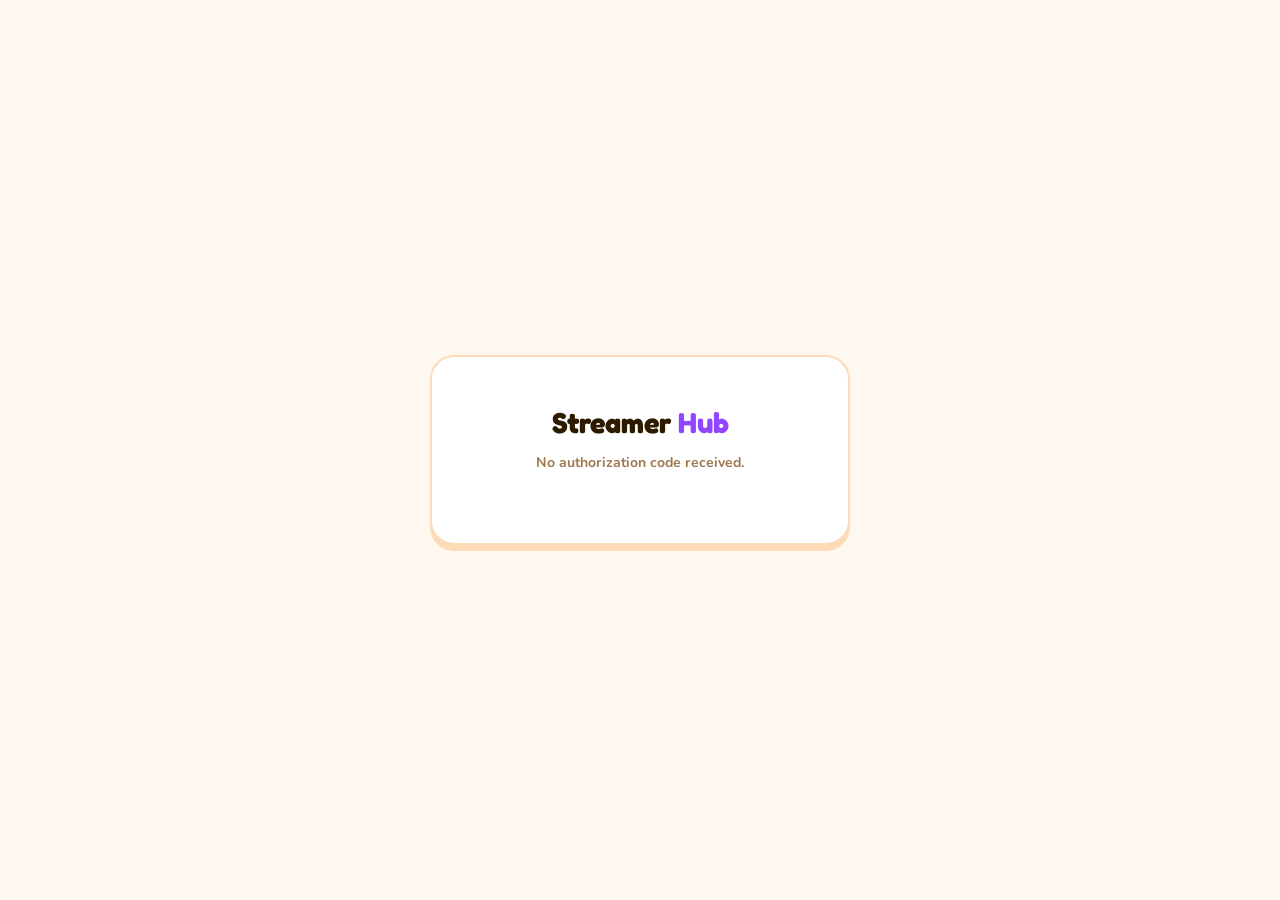
<file: streamer-hub/twitch-callback.html>
<!DOCTYPE html>
<html lang="en">
<head>
<meta charset="UTF-8" />
<meta name="viewport" content="width=device-width, initial-scale=1.0" />
<title>Connecting Twitch...</title>
<link href="https://fonts.googleapis.com/css2?family=Fredoka+One&family=Nunito:wght@700;800&display=swap" rel="stylesheet" />
<style>
*, *::before, *::after { box-sizing: border-box; margin: 0; padding: 0; }
body { background: #fff8f0; font-family: 'Nunito', sans-serif; min-height: 100vh; display: flex; align-items: center; justify-content: center; }
.card { background: #fff; border: 2px solid #fddcb5; border-radius: 24px; box-shadow: 0 6px 0 #fddcb5; padding: 48px 40px; max-width: 420px; width: 100%; text-align: center; }
h1 { font-family: 'Fredoka One', cursive; font-size: 1.8rem; color: #2d1b00; margin-bottom: 12px; }
h1 span { color: #9146ff; }
p { font-size: 0.88rem; font-weight: 700; color: #a07850; line-height: 1.6; }
.status { margin-top: 20px; font-size: 0.88rem; font-weight: 800; }
.status.ok { color: #22c55e; }
.status.err { color: #ef4444; }
</style>
</head>
<body>
<div class="card">
  <h1>Streamer <span>Hub</span></h1>
  <p id="msg">Connecting your Twitch account...</p>
  <div class="status" id="status"></div>
</div>
<script>
const WORKER_URL = 'https://withered-mud-dc44.portgamingsttv.workers.dev';

async function handleCallback() {
  const params = new URLSearchParams(window.location.search);
  const code = params.get('code');
  const error = params.get('error');

  if (error) {
    document.getElementById('msg').textContent = 'Twitch authorization was denied.';
    document.getElementById('status').textContent = 'You can close this tab.';
    document.getElementById('status').className = 'status err';
    return;
  }

  if (!code) {
    document.getElementById('msg').textContent = 'No authorization code received.';
    document.getElementById('status').className = 'status err';
    return;
  }

  try {
    const res = await fetch(WORKER_URL + '/twitch-auth', {
      method: 'POST',
      headers: { 'Content-Type': 'application/json' },
      body: JSON.stringify({ code, redirect_uri: 'https://dualpost.app/streamer-hub/twitch-callback.html' })
    });
    const data = await res.json();

    if (data.error) throw new Error(data.error);

    // Store tokens
    sessionStorage.setItem('twitch_access_token', data.access_token);
    sessionStorage.setItem('twitch_refresh_token', data.refresh_token);
    sessionStorage.setItem('twitch_expires_at', Date.now() + (data.expires_in * 1000));

    // Also store in localStorage for persistence across sessions
    localStorage.setItem('sh_twitch_refresh', data.refresh_token);

    document.getElementById('msg').textContent = 'Twitch connected successfully!';
    document.getElementById('status').textContent = 'Redirecting back...';
    document.getElementById('status').className = 'status ok';

    setTimeout(() => {
      window.location.href = 'https://dualpost.app/streamer-hub/';
    }, 1500);

  } catch(e) {
    document.getElementById('msg').textContent = 'Something went wrong: ' + e.message;
    document.getElementById('status').className = 'status err';
  }
}

handleCallback();
</script>
</body>
</html>
</file>
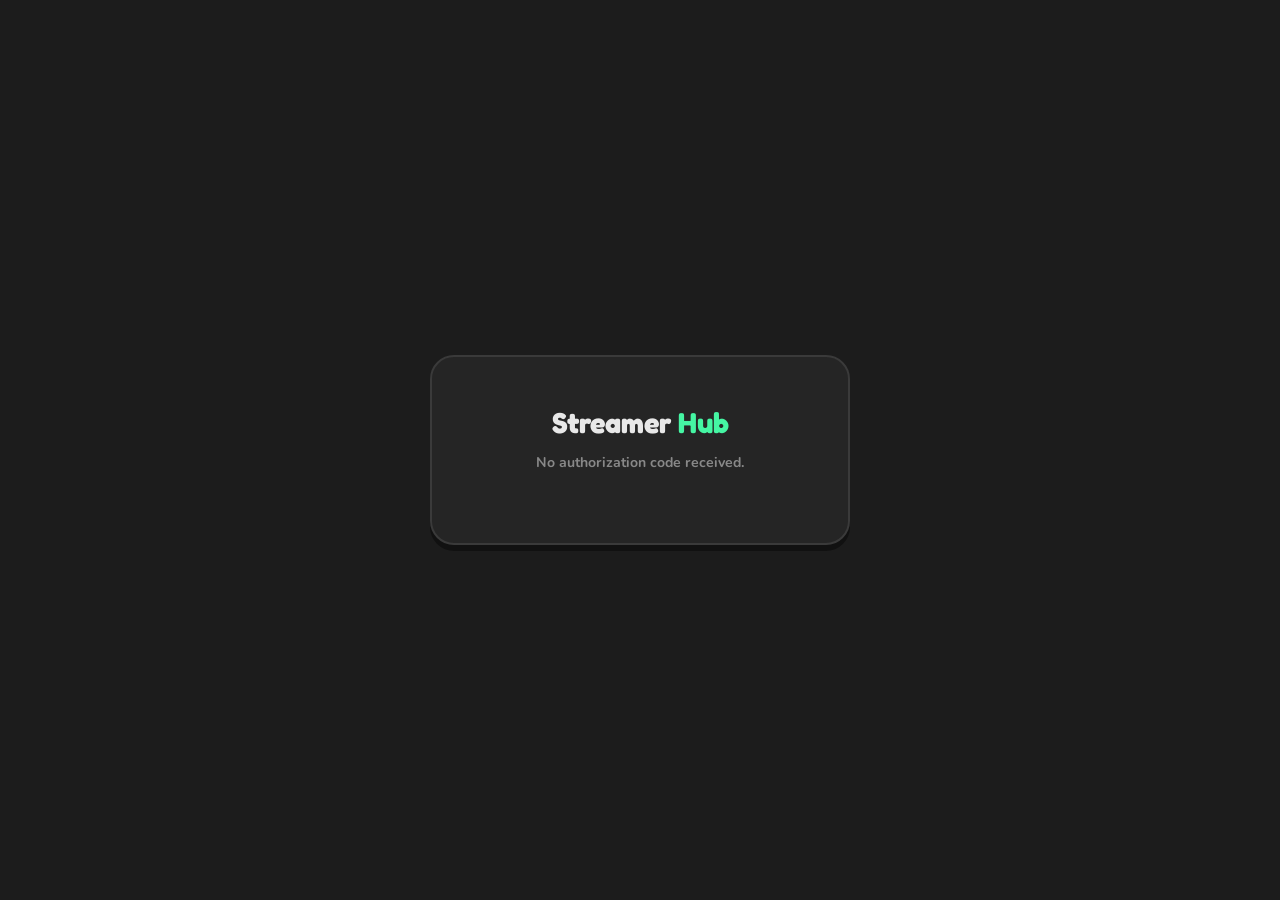
<file: streamer-hub/yt-callback.html>
<!DOCTYPE html>
<html lang="en">
<head>
<meta charset="UTF-8" />
<meta name="viewport" content="width=device-width, initial-scale=1.0" />
<title>Connecting YouTube Analytics...</title>
<link href="https://fonts.googleapis.com/css2?family=Fredoka+One&family=Nunito:wght@700;800&display=swap" rel="stylesheet" />
<style>
*, *::before, *::after { box-sizing: border-box; margin: 0; padding: 0; }
body { background: #1c1c1c; font-family: 'Nunito', sans-serif; min-height: 100vh; display: flex; align-items: center; justify-content: center; }
.card { background: #252525; border: 2px solid #3a3a3a; border-radius: 24px; box-shadow: 0 6px 0 rgba(0,0,0,.4); padding: 48px 40px; max-width: 420px; width: 100%; text-align: center; }
h1 { font-family: 'Fredoka One', cursive; font-size: 1.8rem; color: #e8e8e8; margin-bottom: 12px; }
h1 span { color: #45f5a3; }
p { font-size: 0.88rem; font-weight: 700; color: #888; line-height: 1.6; }
.status { margin-top: 20px; font-size: 0.88rem; font-weight: 800; }
.status.ok { color: #45f5a3; }
.status.err { color: #ff5555; }
</style>
</head>
<body>
<div class="card">
  <h1>Streamer <span>Hub</span></h1>
  <p id="msg">Connecting YouTube Analytics...</p>
  <div class="status" id="status"></div>
</div>
<script>
const WORKER_URL = 'https://withered-mud-dc44.portgamingsttv.workers.dev';
const REDIRECT_URI = 'https://dualpost.app/streamer-hub/yt-callback.html';

async function handleCallback() {
  const params = new URLSearchParams(window.location.search);
  const code = params.get('code');
  const error = params.get('error');

  if (error) {
    document.getElementById('msg').textContent = 'Authorization was denied.';
    document.getElementById('status').textContent = 'You can close this tab.';
    document.getElementById('status').className = 'status err';
    return;
  }

  if (!code) {
    document.getElementById('msg').textContent = 'No authorization code received.';
    document.getElementById('status').className = 'status err';
    return;
  }

  try {
    const res = await fetch(WORKER_URL + '/yta-auth', {
      method: 'POST',
      headers: { 'Content-Type': 'application/json' },
      body: JSON.stringify({ code, redirect_uri: REDIRECT_URI })
    });
    const data = await res.json();
    if (data.error) throw new Error(data.error);

    sessionStorage.setItem('yta_access_token', data.access_token);
    sessionStorage.setItem('yta_expires_at', Date.now() + (data.expires_in * 1000));
    if (data.refresh_token) localStorage.setItem('sh_yta_refresh', data.refresh_token);

    document.getElementById('msg').textContent = 'YouTube Analytics connected!';
    document.getElementById('status').textContent = 'Redirecting back...';
    document.getElementById('status').className = 'status ok';

    setTimeout(() => { window.location.href = 'https://dualpost.app/streamer-hub/'; }, 1500);
  } catch(e) {
    document.getElementById('msg').textContent = 'Something went wrong: ' + e.message;
    document.getElementById('status').className = 'status err';
  }
}

handleCallback();
</script>
</body>
</html>
</file>
